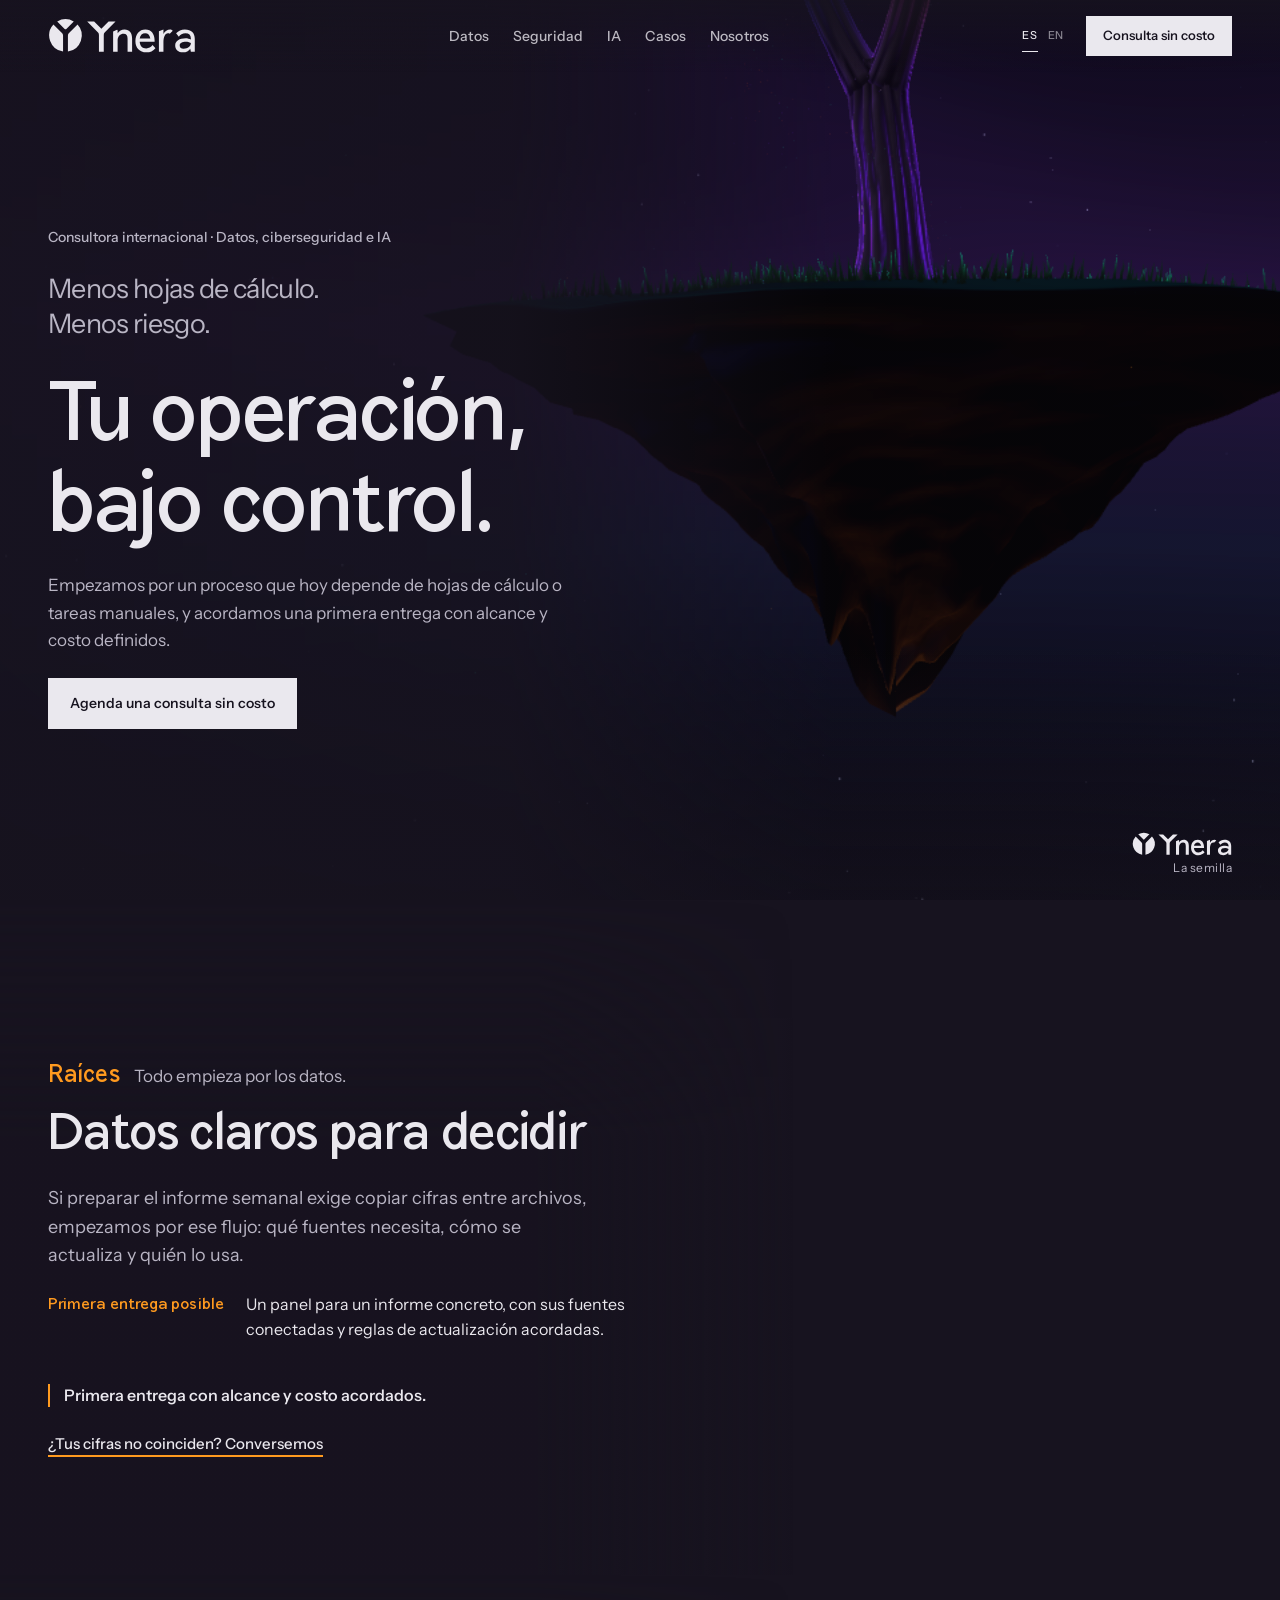
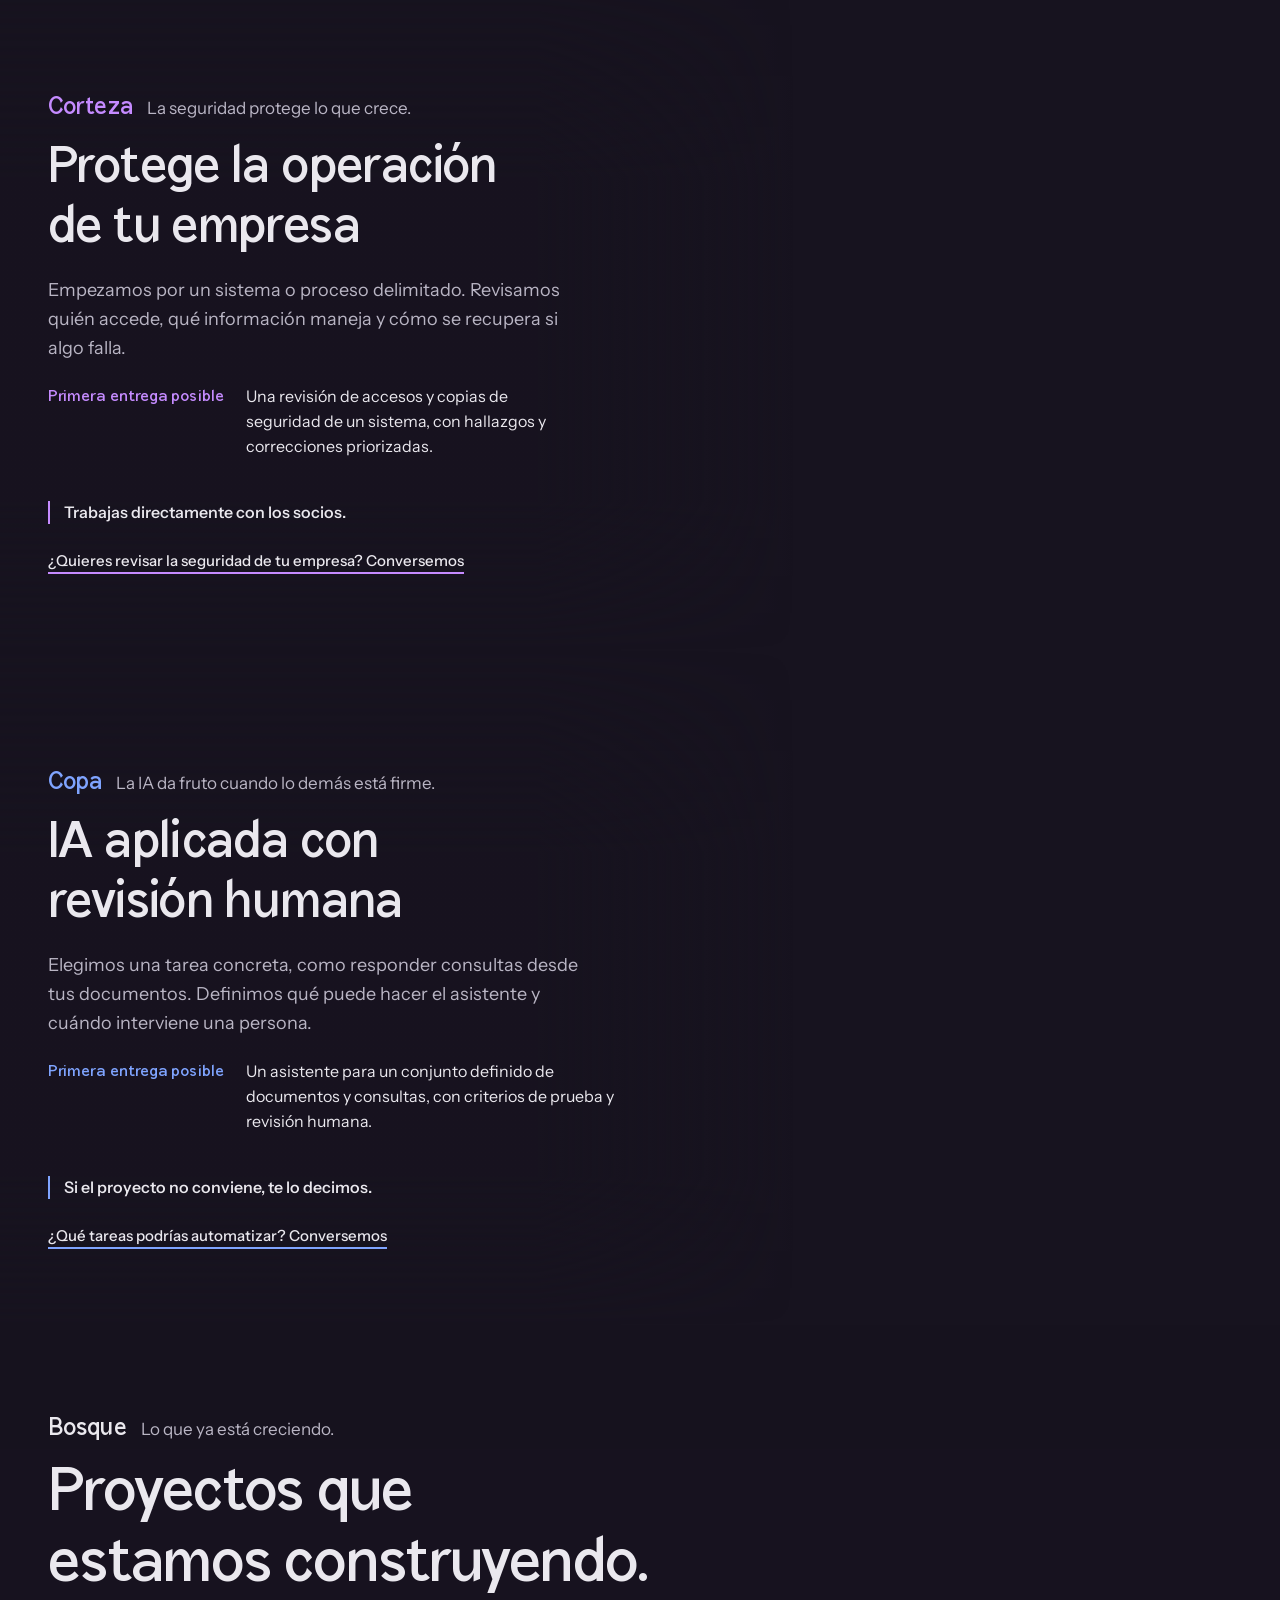
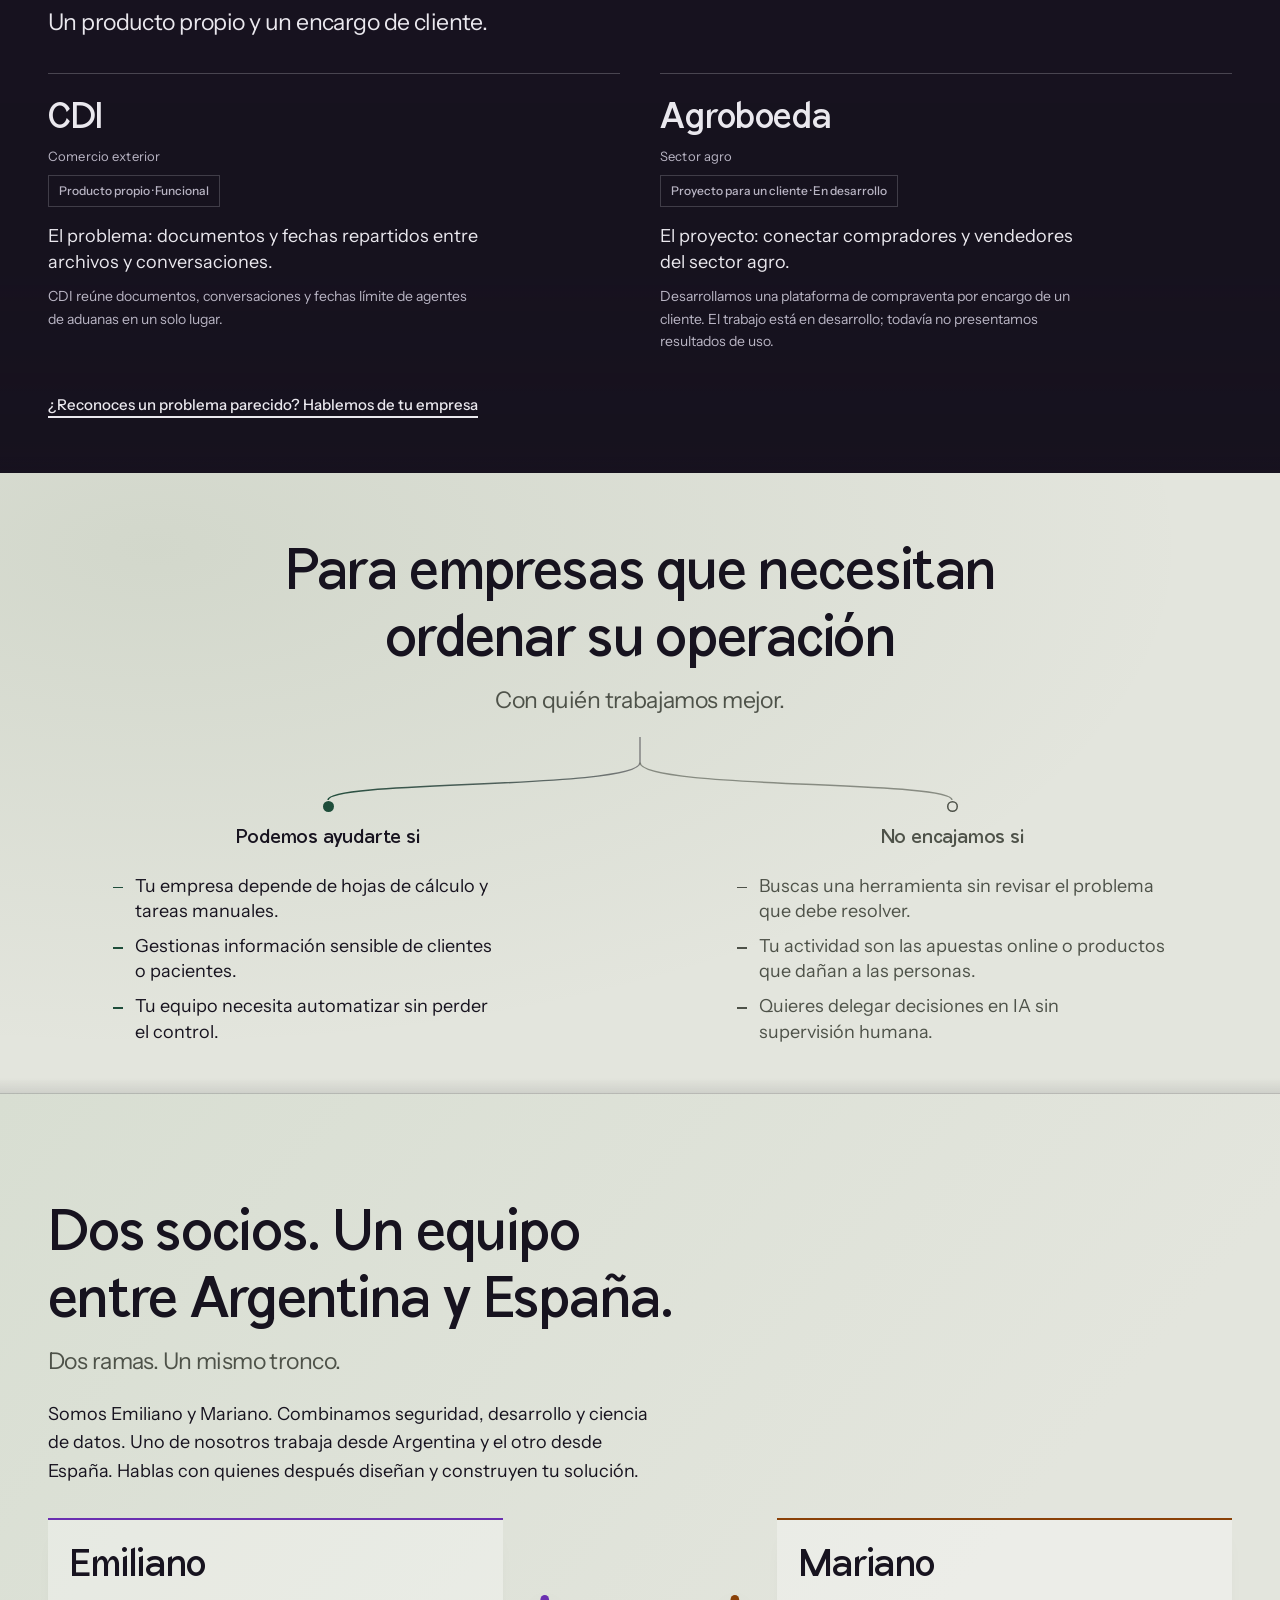
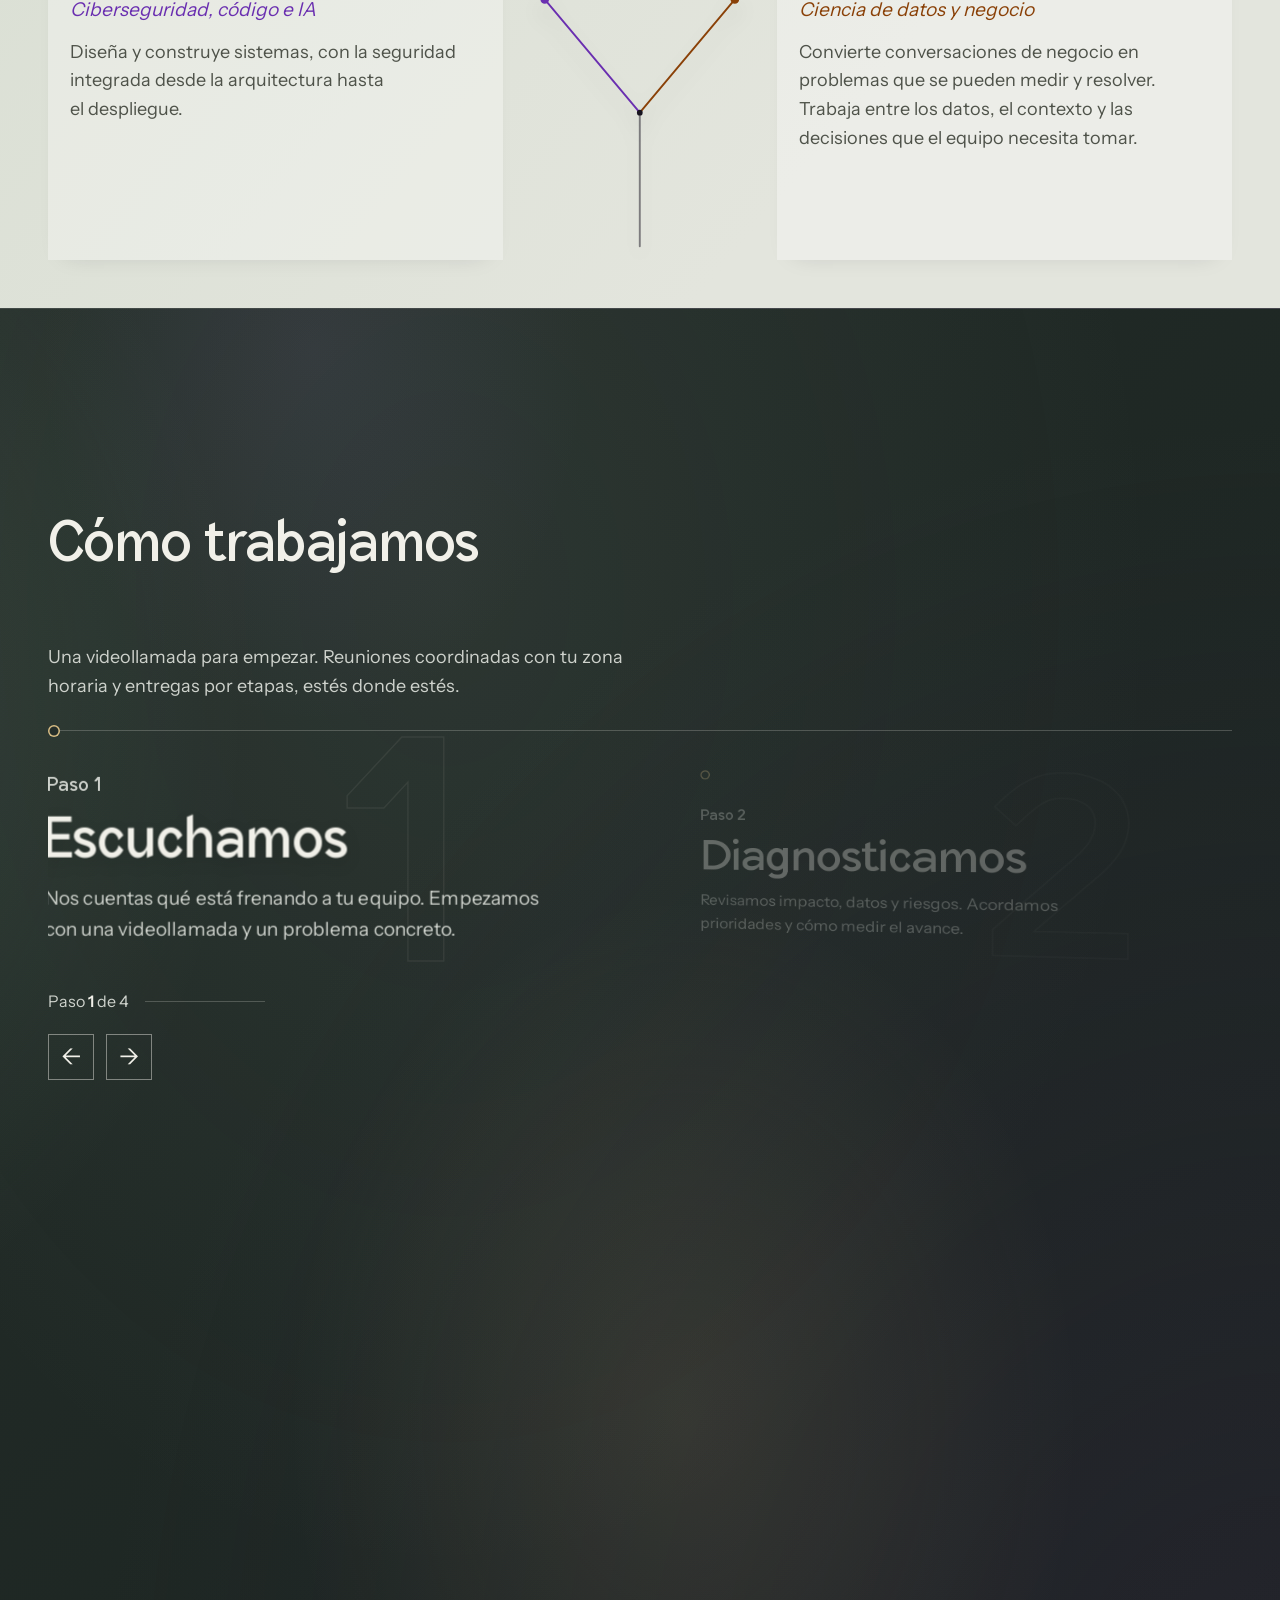
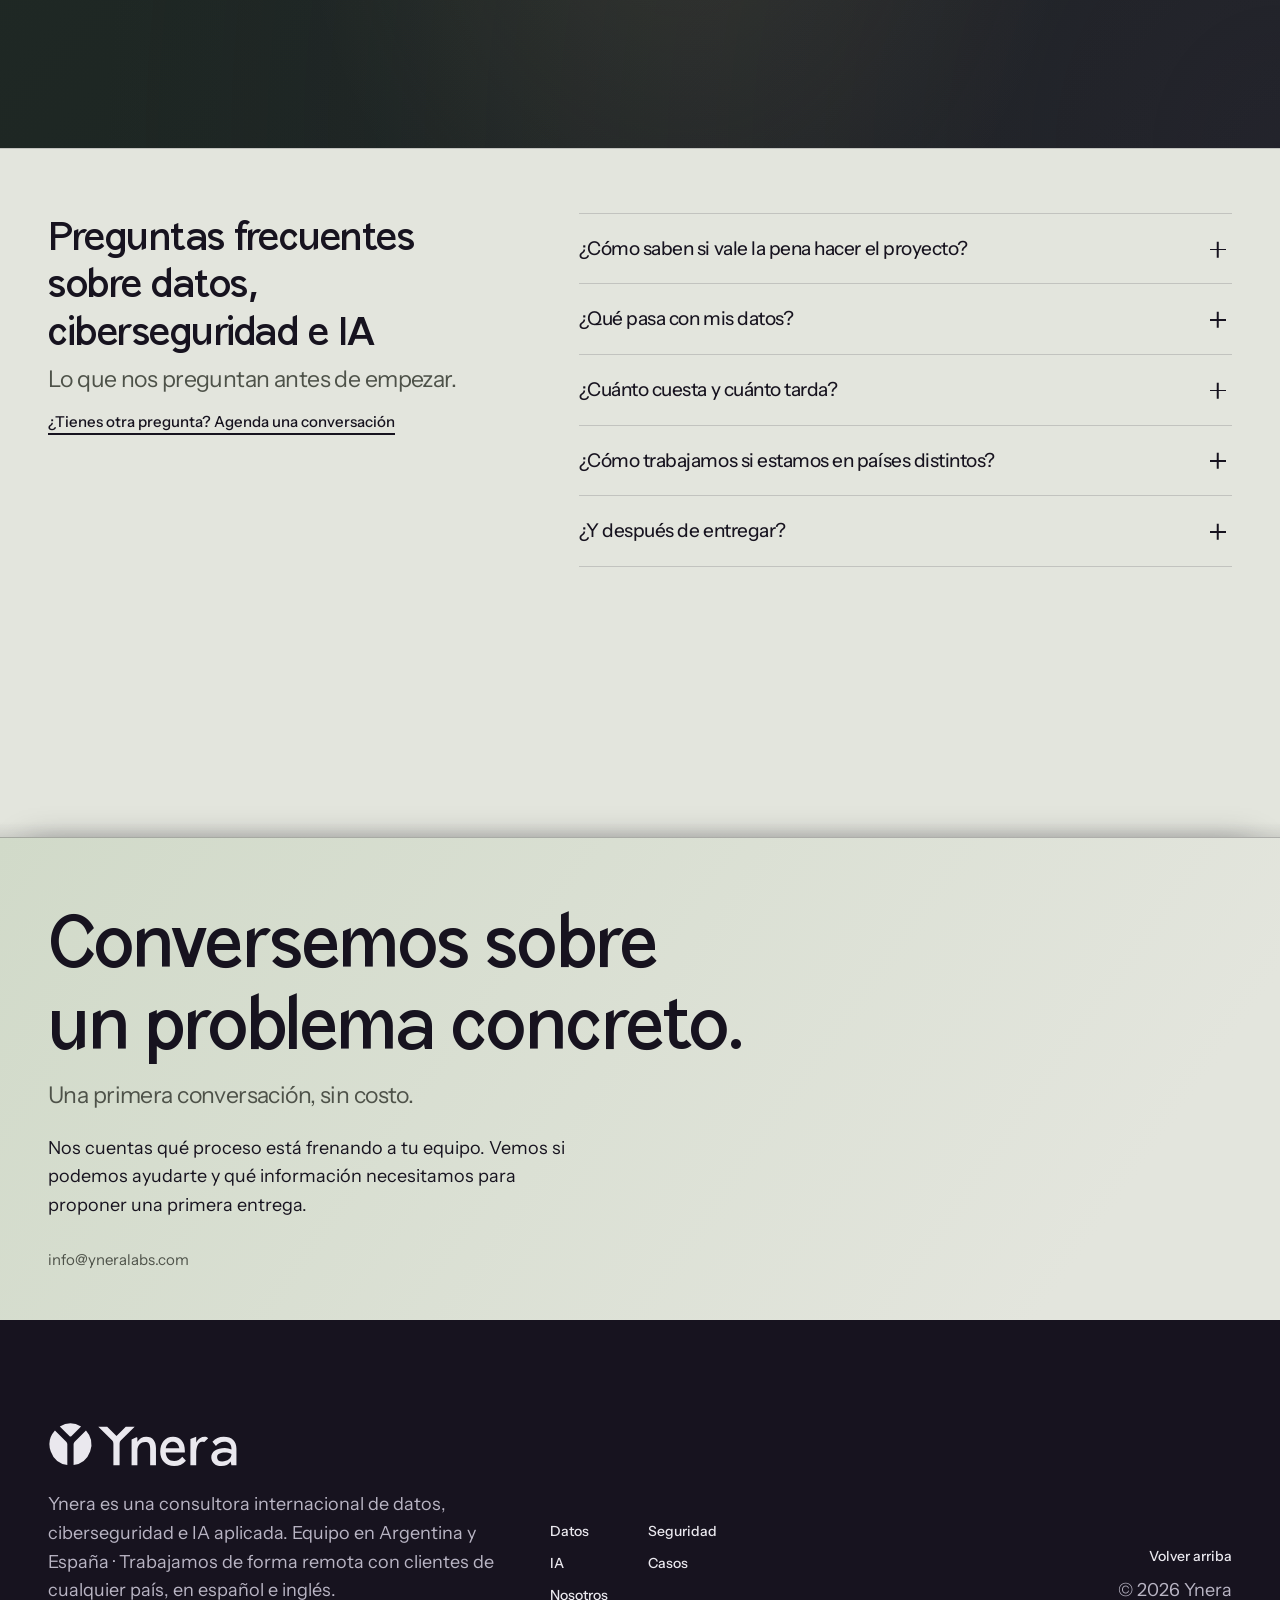
<file: index.html>
<!doctype html>
<html lang="es">
<head>
<meta charset="utf-8">
<link rel="preload" href="tree.js?v=entry3" as="script" fetchpriority="low">
<script id="ambience-inline">/* Local clock only. No geolocation, requests, timers or extra render loop. */
(() => {
  const palettes = {
    night: {top:[.012,.014,.06], mid:[.035,.02,.075], low:[.01,.008,.02], horizon:[.14,.035,.2], haze:[0,.06,.07], stars:1, daylight:0, warmth:0, emission:1, particles:1, ambient:.55, sun:1.1, skyLight:'#7f8cff', groundLight:'#2a1b88', sunLight:'#b8c4ff', fallback:'#2a2040'},
    day: {top:[.035,.10,.18], mid:[.08,.18,.26], low:[.018,.04,.035], horizon:[.09,.07,.025], haze:[.005,.035,.045], stars:0, daylight:1, warmth:.2, emission:.38, particles:.25, ambient:1.15, sun:1.6, skyLight:'#cadbd6', groundLight:'#435544', sunLight:'#ffe1b3', fallback:'#344d53'},
    dusk: {top:[.075,.025,.075], mid:[.22,.075,.105], low:[.018,.012,.027], horizon:[.3,.13,.055], haze:[.04,.015,.06], stars:.28, daylight:.3, warmth:1, emission:.7, particles:.6, ambient:.7, sun:1.25, skyLight:'#d7a5b1', groundLight:'#463047', sunLight:'#ffbd80', fallback:'#6d3e4b'}
  };
  const smooth = t => {t=Math.max(0,Math.min(1,t));return t*t*(3-2*t);};
  const colorMix=(a,b,t)=>'#'+[1,3,5].map(i=>{
    const x=parseInt(a.slice(i,i+2),16),y=parseInt(b.slice(i,i+2),16);
    return Math.round(x+(y-x)*t).toString(16).padStart(2,'0');
  }).join('');
  const mix = (a,b,t) => Object.fromEntries(Object.keys(a).map(k => [k,
    Array.isArray(a[k]) ? a[k].map((v,i)=>v+(b[k][i]-v)*t) :
    typeof a[k]==='number' ? a[k]+(b[k]-a[k])*t : colorMix(a[k],b[k],t)
  ]));
  function at(hour) {
    hour=((hour%24)+24)%24;
    if(hour<6 || hour>=21) return {...palettes.night,phase:'night'};
    if(hour<8) return {...mix(palettes.night,palettes.day,smooth((hour-6)/2)),phase:'day'};
    if(hour<17) return {...palettes.day,phase:'day'};
    if(hour<19) return {...mix(palettes.day,palettes.dusk,smooth((hour-17)/2)),phase:'dusk'};
    return {...mix(palettes.dusk,palettes.night,smooth((hour-19)/2)),phase:'dusk'};
  }
  const date=new Date(), hour=date.getHours()+date.getMinutes()/60;
  // Allowlisted preview, used by the design review; not a site control.
  const preview=new URLSearchParams(location.search).get('scene');
  const config=Object.hasOwn(palettes,preview)?{...palettes[preview],phase:preview}:at(hour);
  window.YneraAmbience={...config,hour};
  document.documentElement.dataset.scene=config.phase;
  document.documentElement.style.setProperty('--scene-fallback',config.fallback);
  // Keep an explicit scene preview when switching between ES and EN.
  if (Object.hasOwn(palettes,preview)) {
    document.addEventListener('DOMContentLoaded', () => {
      document.querySelectorAll('.language-switch a').forEach(link => {
        const target = new URL(link.href, location.href);
        target.searchParams.set('scene', preview);
        link.href = target.href;
      });
    }, {once:true});
  }
  // ponytail: sample once per visit; keeps long reading sessions visually stable.
})();</script>
<meta name="viewport" content="width=device-width, initial-scale=1, viewport-fit=cover">
<title data-copy="0">Ynera | Consultora internacional de datos, ciberseguridad e IA</title>
<meta name="description" content="Consultora internacional de datos, ciberseguridad e IA aplicada. Equipo en Argentina y España, trabajo remoto en español e inglés. Consulta inicial sin costo." data-copy="1">
<meta name="robots" content="index, follow, max-image-preview:large">
<meta name="theme-color" content="#17131F">
<meta property="og:type" content="website">
<meta property="og:locale" content="es_ES" data-copy="2">
<meta property="og:locale:alternate" content="en_GB" data-copy="3">
<meta property="og:site_name" content="Ynera">
<meta property="og:title" content="Ynera | Consultora internacional de datos, ciberseguridad e IA" data-copy="4">
<meta property="og:description" content="Conectamos tus datos, reducimos riesgos y automatizamos tareas con IA y revisión humana. Equipo en Argentina y España. Consulta inicial sin costo con los dos socios." data-copy="5">
<meta name="twitter:card" content="summary_large_image">
<meta name="twitter:title" content="Ynera | Consultora internacional de datos, ciberseguridad e IA" data-copy="6">
<meta name="twitter:description" content="Conectamos tus datos, reducimos riesgos y automatizamos tareas con IA y revisión humana. Equipo en Argentina y España." data-copy="7">
<link rel="preload" href="fonts/ynera-rama.woff2?v=1" as="font" type="font/woff2" crossorigin>
<link rel="preload" href="fonts/instrument-sans.woff2?v=1" as="font" type="font/woff2" crossorigin>
<link rel="icon" type="image/svg+xml" href="brand/ynera-favicon.svg?v=d3">
<!-- Datos estructurados sincronizados con las preguntas frecuentes. -->
<script type="application/ld+json">{
  "@context": "https://schema.org",
  "@graph": [
    {
      "@type": [
        "Organization",
        "ProfessionalService"
      ],
      "name": "Ynera",
      "description": "Ynera es una consultora internacional de datos, ciberseguridad e inteligencia artificial aplicada. Dos socios, en Argentina y España; trabajo remoto con clientes de cualquier país, en español e inglés.",
      "knowsLanguage": [
        "es",
        "en"
      ],
      "founder": [
        {
          "@type": "Person",
          "name": "Emiliano",
          "jobTitle": "Ciberseguridad, desarrollo e IA"
        },
        {
          "@type": "Person",
          "name": "Mariano",
          "jobTitle": "Ciencia de datos y negocio"
        }
      ],
      "slogan": "Tu operación, bajo control.",
      "knowsAbout": [
        "Análisis de datos",
        "Paneles e informes automatizados",
        "Ciberseguridad",
        "Revisión de accesos y copias de seguridad",
        "Inteligencia artificial aplicada",
        "Asistentes de IA con revisión humana",
        "Automatización de procesos",
        "Desarrollo de software a medida"
      ],
      "makesOffer": [
        {
          "@type": "Offer",
          "itemOffered": {
            "@type": "Service",
            "name": "Datos claros para decidir",
            "description": "Un panel para un informe concreto, con sus fuentes conectadas y reglas de actualización acordadas."
          }
        },
        {
          "@type": "Offer",
          "itemOffered": {
            "@type": "Service",
            "name": "Ciberseguridad para la operación de la empresa",
            "description": "Una revisión de accesos y copias de seguridad de un sistema, con hallazgos y correcciones priorizadas."
          }
        },
        {
          "@type": "Offer",
          "itemOffered": {
            "@type": "Service",
            "name": "IA aplicada con revisión humana",
            "description": "Un asistente para un conjunto definido de documentos y consultas, con criterios de prueba y revisión humana."
          }
        }
      ]
    },
    {
      "@type": "FAQPage",
      "inLanguage": "es",
      "mainEntity": [
        {
          "@type": "Question",
          "name": "¿Cómo saben si vale la pena hacer el proyecto?",
          "acceptedAnswer": {
            "@type": "Answer",
            "text": "En la conversación inicial entendemos el problema, su impacto y la información disponible. Te damos una orientación preliminar y acordamos qué revisar para decidir si conviene avanzar. Una evaluación técnica y sus entregables se presupuestan aparte."
          }
        },
        {
          "@type": "Question",
          "name": "¿Qué pasa con mis datos?",
          "acceptedAnswer": {
            "@type": "Answer",
            "text": "Trabajamos con acceso mínimo y dejamos por escrito quién accede a qué antes de tocar tus datos. Nada sale de tu control sin que lo sepas, y lo que no hace falta para el trabajo no lo pedimos."
          }
        },
        {
          "@type": "Question",
          "name": "¿Cuánto cuesta y cuánto tarda?",
          "acceptedAnswer": {
            "@type": "Answer",
            "text": "El costo y el plazo dependen del alcance. Primero entendemos el problema y reunimos la información necesaria; después te presentamos una propuesta con entregas, costo y tiempos. Cada etapa se acuerda antes de empezar."
          }
        },
        {
          "@type": "Question",
          "name": "¿Cómo trabajamos si estamos en países distintos?",
          "acceptedAnswer": {
            "@type": "Answer",
            "text": "Nuestro equipo está en Argentina y España. Trabajamos de forma remota, en español e inglés, con reuniones coordinadas según tu zona horaria. Acordamos alcance, entregas, canales de comunicación y acceso a tus sistemas antes de empezar."
          }
        },
        {
          "@type": "Question",
          "name": "¿Y después de entregar?",
          "acceptedAnswer": {
            "@type": "Answer",
            "text": "Podemos seguir operando y mejorando lo que construimos, como hacemos con nuestros propios productos, con un plan de mantenimiento que acordamos aparte. Si prefieres que tu equipo lo maneje solo, lo dejamos documentado para que funcione sin depender de nosotros. Esa es la idea de Ynera desde el principio."
          }
        }
      ]
    }
  ]
}</script>
<style>
/* Sistema tipográfico: Bifurca Display original en titulares; Instrument Sans OFL
   para lectura y controles; Piazzolla italic sólo en la anotación botánica. */
@font-face{font-family:"Piazzolla";src:url(fonts/piazzolla.woff2) format("woff2");font-weight:100 900;font-style:normal;font-display:swap}
@font-face{font-family:"Piazzolla";src:url(fonts/piazzolla-italic.woff2) format("woff2");font-weight:100 900;font-style:italic;font-display:swap}
/* Color (código de marca §4): la escena es de noche; desde la lámina VI la página es papel.
   Tinta y musgo salen de la isla de tree.js; las tres áreas tienen versión de noche (la de la escena) y de día (sobre papel). */
:root{
  color-scheme: light;
  --tinta:#17131F;        /* piedra de la isla: texto sobre papel, noche de la escena, pie */
  --tinta-2:#231D2F;
  --papel:#E3E5DD;        /* liquen: papel de las láminas VI–XI */
  --papel-2:#D3D7CB;      /* liquen hondo: superficies (lectura del test, ficha del diagnóstico) */
  --musgo:#1E4D3A;        /* musgo de la isla: acción sobre papel */
  --gris:#4E5249;         /* texto secundario sobre papel (6,3:1) */
  --linea:rgb(23 19 31/.16);
  --luz:#EAE8EE;          /* texto sobre la noche */
  --luz-2:#B9B5C4;
  /* áreas, versión de día (≥ 5:1 sobre papel) */
  --root:#8A4108; --bark:#6A2FB0; --leaf:#2544C4;
  /* nombres heredados que lee motion.js */
  --bone:currentColor; --cyan:var(--musgo);
  --f:"Instrument Sans", Arial, sans-serif;
  --display:"Ynera Bifurca", Georgia, serif;
  --measure:34em;
  --g:clamp(16px,4vw,48px);
  --ease:cubic-bezier(.16,1,.3,1);
  --ui:cubic-bezier(.2,.8,.2,1);
}
/* dentro de la escena, las áreas usan los colores que renderiza tree.js (aclarados para texto) */
.story{--root:#FF9A1F;--bark:#C58BFF;--leaf:#7FA4FF;--bone:var(--luz)}
*{box-sizing:border-box}
html{-webkit-text-size-adjust:100%}
body{margin:0;background:var(--tinta);color:var(--tinta);font:400 18px/1.55 var(--f);word-spacing:.03em;font-variant-numeric:oldstyle-nums proportional-nums;font-kerning:normal;font-optical-sizing:auto;text-rendering:optimizeLegibility;hanging-punctuation:first allow-end;-webkit-font-smoothing:antialiased;overflow-x:hidden}
img{max-width:100%;display:block}
a{color:inherit}
p{margin:0}
p,dd,li,summary,blockquote{text-wrap:pretty}
h1,h2,h3{margin:0;font-family:var(--f);font-weight:560;letter-spacing:-.012em;word-spacing:.05em;line-height:1.02;text-wrap:balance;font-variant-numeric:lining-nums}
:focus-visible{outline:2px solid var(--focus);outline-offset:3px}
/* foco visible en los dos mundos: luz sobre la noche, tinta sobre el papel */
:root{--focus:var(--tinta)} .story,.nav,footer,.mbar{--focus:var(--luz)} html.on-paper .nav,html.on-paper .mbar{--focus:var(--tinta)}
::selection{background:var(--musgo);color:var(--papel)}
.wrap{max-width:1360px;margin-inline:auto;padding-inline:var(--g)}
.mono{font:inherit}
.num{font-variant-numeric:lining-nums tabular-nums}

/* ---------- NAV ---------- */
.nav{position:fixed;inset:0 0 auto;z-index:40;padding-top:env(safe-area-inset-top,0px);color:var(--luz);background:linear-gradient(to bottom,rgb(23 19 31/.8),rgb(23 19 31/0));transition:background-color .35s,color .35s,box-shadow .35s}
.nav.solid,html:not(.js) .nav{background:var(--tinta)}
html.on-paper .nav{background:var(--papel);color:var(--tinta);box-shadow:0 1px 0 var(--linea)}
.nav-in{display:flex;align-items:center;justify-content:space-between;gap:16px;padding-block:16px}
.brand{text-decoration:none;font:700 25px/1 var(--f);letter-spacing:-.01em;font-variation-settings:"opsz" 30}
.nav-mid{display:flex;gap:30px}
.nav-mid a{text-decoration:none;font:500 16px/1 var(--f);opacity:.78;transition:opacity .2s}
.nav-mid a:hover{opacity:1;text-decoration:underline;text-underline-offset:5px;text-decoration-thickness:1px}
.btn{display:inline-flex;align-items:center;justify-content:center;font:620 16px/1.1 var(--f);text-decoration:none;padding:15px 22px;border:1.5px solid currentColor;transition:background-color .2s,color .2s,border-color .2s}
/* noche: botón lleno en luz */
.btn-fill{background:var(--luz);border-color:var(--luz);color:var(--tinta)}
.btn-fill:hover{background:#fff;border-color:#fff}
.btn-line:hover{background:var(--luz);border-color:var(--luz);color:var(--tinta)}
/* papel: botón lleno en musgo */
.sec .btn-fill,html.on-paper .nav .btn-fill,html.on-paper .mbar .btn-fill{background:var(--musgo);border-color:var(--musgo);color:var(--papel)}
.sec .btn-fill:hover,html.on-paper .nav .btn-fill:hover,html.on-paper .mbar .btn-fill:hover{background:var(--tinta);border-color:var(--tinta)}
.sec .btn-line:hover,html.on-paper .mbar .btn-line:hover{background:var(--tinta);border-color:var(--tinta);color:var(--papel)}
.nav .btn{padding:11px 16px;font-size:15px}
.ctx{align-self:flex-start;display:inline-block;font:500 18px/1.4 var(--f);text-decoration:underline;text-decoration-color:var(--c,currentColor);text-decoration-thickness:1.5px;text-underline-offset:6px;transition:text-decoration-thickness .2s}
.ctx:hover{text-decoration-thickness:3px}

/* ---------- STORY: la escena de noche ---------- */
.story{position:relative;background:var(--tinta);color:var(--luz)}
.plate{position:sticky;top:0;height:100vh;height:100svh;z-index:0;overflow:hidden;background:radial-gradient(60% 50% at 70% 45%,#2a2040,var(--tinta))}
.plate-in{position:absolute;inset:0}
#tree{position:absolute;inset:0;width:100%;height:100%;display:block}
.plate::after{content:"";position:absolute;inset:0;pointer-events:none;background:linear-gradient(90deg,rgb(23 19 31/.88) 0,rgb(23 19 31/.5) 30%,rgb(23 19 31/0) 56%),linear-gradient(0deg,rgb(23 19 31/.55),rgb(23 19 31/0) 22%)}
/* pie de figura de la escena: marca y parte del árbol que se ve (con su área) */
.fig{position:absolute;right:var(--g);bottom:24px;z-index:2;display:grid;justify-items:end;gap:4px;pointer-events:none;text-align:right}
.fig i{font:italic 400 20px/1.2 var(--f)}
.fig span{font:400 16px/1.3 var(--f);color:var(--luz-2)}
#labels{position:absolute;inset:0;pointer-events:none;z-index:1}
.tag3d{position:absolute;left:0;top:0;white-space:nowrap;color:var(--luz);opacity:0;padding:5px 9px;font:italic 400 16px/1 var(--f);background:rgb(23 19 31/.6);translate:-50% 0;will-change:transform}
.no-webgl .plate{background:radial-gradient(60% 50% at 70% 45%,#2a2040,var(--tinta))}
html.js #tree{opacity:0;transition:opacity .9s var(--ease)}
html.js.tree-ready #tree{opacity:1}

.chapters{position:relative;z-index:1;margin-top:-100vh;margin-top:-100svh;padding-left:var(--g);padding-right:var(--g);pointer-events:none}
.chap *{pointer-events:auto}
.chap{min-height:100vh;min-height:100svh;display:flex;flex-direction:column;justify-content:center;gap:22px;padding-block:120px 64px;max-width:580px}
.chap h2{font-size:clamp(36px,3.5vw,54px)}
.chap .lede{color:var(--luz-2);max-width:30em}
.chap .lede.poem,.sec .lede.poem{font:320 clamp(21px,1.8vw,26px)/1.28 var(--f);letter-spacing:-.005em;text-wrap:balance}
.chap .lede.poem{color:var(--luz);margin-top:-10px}
.kicker{display:flex;flex-wrap:wrap;align-items:baseline;gap:4px 14px;margin:0 0 -8px;font:400 17px/1.35 var(--f);color:var(--luz-2)}
.kicker b{font:400 24px/1.2 "Ynera Rama",var(--f);letter-spacing:-.01em;font-synthesis:none;color:var(--c,var(--luz))}
.did{display:grid;grid-template-columns:auto 1fr;gap:12px 22px;margin:0}
.did dt{font:620 17px/1.45 var(--f);color:var(--c,inherit)}
.did dd{margin:0;font-size:17px;line-height:1.5;color:var(--luz)}

/* ---------- HERO ---------- */
.chap.hero{max-width:860px;position:relative}
.chap.hero .chap-card{transform:translate3d(0,calc((1 - var(--out,1)) * -90px),0);opacity:calc(.15 + var(--out,1) * .85)}
/* Una voz para el problema; otra, propia, para el crecimiento. */
.hero-title{display:grid;gap:0;font-size:clamp(52px,6.8vw,96px);line-height:1.04;letter-spacing:-.025em;word-spacing:normal;font-weight:400;font-synthesis:none}
.hero-title .ln{display:block}
.hero-title .ln:nth-child(-n+2){font:450 clamp(22px,2.1vw,30px)/1.25 var(--f);letter-spacing:-.02em}
.hero-title .ln:nth-child(2){margin-bottom:26px}
.hero-title .ln:nth-child(n+3)>span{font-weight:400}
.grow-word{font:inherit;color:inherit}
.chap .lede.hero-lede{color:var(--luz-2);max-width:31em;font-size:clamp(18px,1.3vw,20px);line-height:1.55}
.chap .cta-row{display:flex;flex-wrap:wrap;gap:12px}
.micro{color:var(--luz-2);font-size:16px;line-height:1.5;max-width:34em}
.hero-in{animation:fadein .9s var(--ease) var(--d,0s) both}
@keyframes fadein{from{opacity:0}to{opacity:1}}
html.lenis,html.lenis body{height:auto}
.lenis.lenis-smooth{scroll-behavior:auto!important}

/* ---------- II–V: velo de lectura sobre la escena ---------- */
.chap:not(.hero){position:relative}
.chap:not(.hero)::before{content:"";position:absolute;top:0;bottom:0;left:calc(-1 * var(--g));width:100vw;z-index:-1;pointer-events:none;background:linear-gradient(90deg,rgb(23 19 31/.74) 0 42%,rgb(23 19 31/0) 62%)}
#raices::before{-webkit-mask-image:linear-gradient(180deg,transparent,#000 35%);mask-image:linear-gradient(180deg,transparent,#000 35%)}
/* V: los tres productos, sin tarjetas */
#bosque{max-width:620px;gap:22px}
.forest{display:grid;gap:20px;margin:6px 0 4px}
.case{display:grid;grid-template-columns:minmax(0,8.5em) minmax(0,1fr);gap:2px 22px;align-items:baseline}
.case h3{grid-column:1;grid-row:1;font-size:28px;font-weight:700;letter-spacing:-.01em}
.case .sector{grid-column:1;grid-row:2;font-style:italic;color:var(--luz-2);font-size:16px;line-height:1.35}
.case .res{grid-column:2;grid-row:1;color:var(--luz);font-size:18px;line-height:1.4}
.case .desc{grid-column:2;grid-row:2;color:var(--luz-2);font-size:16px;line-height:1.45}

/* la escena se funde en la noche al final */
.story::after{content:"";position:absolute;left:0;right:0;bottom:0;height:25vh;z-index:0;pointer-events:none;background:linear-gradient(180deg,rgb(23 19 31/0),rgb(23 19 31/.55) 50%,var(--tinta))}

/* ---------- VI–XI: láminas en papel ---------- */
.sec{position:relative;background:var(--papel);color:var(--tinta);padding-block:clamp(88px,9vw,150px) clamp(64px,7vw,112px)}
.h2s{font-size:clamp(38px,4.3vw,66px);max-width:15em}
.big{font-size:clamp(54px,8.4vw,132px);line-height:.94;font-weight:280;letter-spacing:-.025em}
.sec .lede{margin-top:22px;max-width:var(--measure);font-size:clamp(18px,1.3vw,19px)}
.sec .lede.poem{margin-top:14px;color:var(--gris);max-width:24em;font-size:clamp(22px,1.9vw,28px)}
.draw path{stroke-dasharray:none}

/* VI · Para quién: la bifurcación */
.fork{text-align:center}
.fork .h2s{max-width:14em;margin-inline:auto}
.fork .lede.poem{margin-inline:auto}
.fork-y{display:block;width:100%;height:clamp(90px,10vw,150px);margin-top:36px;overflow:visible}
.fork-y path{fill:none;stroke-width:1.5}
.fork-cols{display:grid;grid-template-columns:minmax(0,1fr) minmax(0,1fr);gap:0 clamp(24px,5vw,80px);text-align:left}
.fork-col{display:grid;gap:14px;align-content:start;width:min(100%,430px);justify-self:center}
.fork-hd{display:flex;flex-direction:column;align-items:center;gap:12px;text-align:center;font:620 20px/1.3 var(--f)}
.fork-hd::before{content:"";width:11px;height:11px;border-radius:50%;background:var(--musgo)}
.fork-col.no .fork-hd{color:var(--gris)}
.fork-col.no .fork-hd::before{background:var(--papel);box-shadow:inset 0 0 0 1.5px var(--gris)}
.fork-col ul{list-style:none;margin:10px 0 0;padding:0;display:grid;gap:14px}
.fork-col li{font-size:clamp(18px,1.4vw,20px);line-height:1.4;padding-left:22px;position:relative}
.fork-col li::before{content:"";position:absolute;left:0;top:.72em;width:10px;height:1.5px;background:var(--musgo)}
.fork-col.no li{color:var(--gris)}
.fork-col.no li::before{background:var(--gris)}

/* VIII · Nosotros: dos ramas, un mismo tronco */
.duo{display:grid;grid-template-columns:minmax(0,1fr) clamp(160px,17vw,240px) minmax(0,1fr);gap:clamp(16px,2vw,32px);margin-top:clamp(48px,6vw,88px);align-items:start}
.person{display:grid;gap:12px;align-content:start;padding-top:clamp(8px,2.4vw,34px)}
.person.l{text-align:right;justify-items:end}
.person h3{font-size:clamp(34px,3vw,46px);font-weight:600}
.person .role{font-style:italic;color:var(--c);font-size:19px}
.person p{color:var(--gris);max-width:23em}
.duo-y svg{display:block;width:100%;height:auto;overflow:visible}
.duo-y path{fill:none;stroke-width:2;stroke-linecap:round}
.duo-y circle{fill:var(--c)}
.duo-tag{display:none}
.photo{margin:0;width:min(100%,280px);aspect-ratio:1;overflow:hidden}
.photo img{width:100%;height:100%;object-fit:cover}
.motto{margin-top:clamp(36px,4vw,56px);text-align:center;font:320 clamp(28px,3vw,46px)/1.15 var(--f);letter-spacing:-.012em}

/* IX · Cómo trabajamos (secuencia real: 1–4) */
#proceso .h2s{margin-bottom:clamp(40px,5vw,72px)}
.steps{position:relative;display:grid;grid-template-columns:repeat(4,minmax(0,1fr));gap:0 clamp(20px,2.4vw,40px);margin:0;padding:0;list-style:none}
.steps::before,.grow{content:"";position:absolute;left:5px;right:0;top:5px;height:1.5px;background:rgb(23 19 31/.18)}
.grow{background:var(--tinta);clip-path:inset(-6px calc((1 - var(--k,1)) * 100%) -6px 0)}
.step{position:relative;display:grid;gap:10px;align-content:start;padding-top:36px;min-width:0}
.node{position:absolute;left:0;top:0;width:12px;height:12px;border-radius:50%;background:var(--tinta);box-shadow:inset 0 0 0 1.5px var(--tinta);transition:background-color .35s}
html.js .steps:not(.done) .step:not(.on) .node{background:var(--papel)}
.step-n{font:600 17px/1 var(--f);font-variant-numeric:lining-nums;color:var(--gris)}
.step h3{font-size:clamp(26px,2.1vw,34px);hyphens:none;-webkit-hyphens:none;overflow-wrap:normal}
.step p{color:var(--gris);font-size:17px}

/* X · FAQ: aquí sí hay filete, separa objetos que se abren */
.faq{display:grid;grid-template-columns:minmax(0,5fr) minmax(0,7fr);gap:clamp(24px,5vw,80px);align-items:start}
.faq-side{position:sticky;top:110px;display:grid;gap:24px;align-content:start}
.faq-side .h2s{font-size:clamp(34px,3.2vw,50px)}
.faq-side .lede.poem{margin-top:-8px}
details{border-bottom:1px solid var(--linea)}
details:first-child{border-top:1px solid var(--linea)}
summary{position:relative;list-style:none;cursor:pointer;padding:22px 48px 22px 0;font:560 clamp(19px,1.45vw,21px)/1.35 var(--f);text-wrap:balance}
summary::-webkit-details-marker{display:none}
summary::before,summary::after{content:"";position:absolute;right:6px;top:50%;width:16px;height:1.5px;background:var(--tinta);transition:transform .22s var(--ui),background-color .22s}
summary::before{transform:rotate(90deg)}
details[open] summary::before{transform:rotate(0)}
details[open] summary::after,details[open] summary::before{background:var(--musgo)}
details[open].closing summary::before{transform:rotate(90deg)}
details p{color:var(--gris);padding-bottom:24px;max-width:var(--measure);overflow:hidden}

/* XI · Cierre */
.close .lede{max-width:30em}
.offer{margin-top:clamp(48px,6vw,80px);background:var(--papel-2);display:grid;grid-template-columns:minmax(0,1fr) minmax(0,1fr);gap:0 clamp(24px,4vw,64px);padding:clamp(24px,3.4vw,48px)}
.offer-hd{grid-column:1/-1;display:flex;flex-wrap:wrap;align-items:baseline;gap:6px 16px;margin-bottom:clamp(24px,3vw,36px)}
.offer-hd strong{font:600 clamp(26px,2.2vw,32px)/1.1 var(--f);letter-spacing:-.01em}
.offer-hd .free{font:600 19px/1.2 var(--f);color:var(--musgo)}
.offer-col{display:grid;gap:14px;align-content:start}
.col-h{font:620 17px/1.4 var(--f);margin:0}
.offer-col ul{margin:0;padding:0;list-style:none;display:grid;gap:12px}
.offer-col li{display:flex;gap:12px;line-height:1.45;font-size:18px}
.offer-col li small{display:block;color:var(--gris);font-size:16px;margin-top:2px}
.offer-col .inc li::before{content:"";flex:none;width:12px;height:6px;margin-top:.45em;border-left:2px solid var(--musgo);border-bottom:2px solid var(--musgo);transform:rotate(-45deg)}
.offer-col .doc li::before{content:"";flex:none;width:10px;height:1.5px;margin-top:.8em;background:var(--tinta)}
.offer-ft{grid-column:1/-1;margin-top:clamp(28px,3vw,40px);display:flex;flex-wrap:wrap;align-items:center;gap:16px 24px}
.offer-ft .cta-row{display:flex;flex-wrap:wrap;gap:12px}
.offer-note{color:var(--gris);font-size:16px;max-width:40em}

/* barra móvil */
.mbar{display:none}
@media (max-width:980px){
  .mbar{display:flex;gap:8px;position:fixed;left:0;right:0;bottom:0;z-index:45;padding:10px 12px calc(10px + env(safe-area-inset-bottom,0px));background:var(--tinta);color:var(--luz);transform:translateY(110%);transition:transform .35s var(--ui),background-color .35s}
  html.on-paper .mbar{background:var(--papel);color:var(--tinta);box-shadow:0 -1px 0 var(--linea)}
  .mbar.on{transform:none}
  .mbar .btn{padding:14px;font-size:16px}
  .mbar .btn-fill{flex:1}
  .mbar .btn-line{flex:none}
}

/* ---------- PIE: vuelve la noche, el suelo de las raíces ---------- */
footer{position:relative;background:var(--tinta);color:var(--luz);padding-block:clamp(72px,8vw,120px) clamp(40px,5vw,64px)}
.foot{display:grid;grid-template-columns:minmax(0,5fr) minmax(0,4fr) minmax(0,3fr);gap:40px clamp(24px,4vw,64px);align-items:end}
.foot-sig{display:grid;gap:10px;justify-items:start}
.foot-sym{width:64px;height:auto;display:block;margin-bottom:14px}
.foot-sig .specimen{font:italic 400 clamp(22px,2vw,28px)/1.2 var(--f)}
.foot-sig p:not(.specimen){color:var(--luz-2);max-width:26em}
.foot-links{display:grid;grid-template-columns:repeat(2,max-content);gap:12px 40px;align-content:end}
.foot-links a,.foot-meta a{text-decoration:none;color:var(--luz);font:500 17px/1.4 var(--f)}
.foot-links a:hover,.foot-meta a:hover{text-decoration:underline;text-underline-offset:5px}
.foot-meta{display:grid;gap:10px;justify-items:end;text-align:right;color:var(--luz-2)}

/* ---------- RESPONSIVE ---------- */
@media (max-width:980px){
  .nav-mid{display:none}
  .plate::after{background:linear-gradient(180deg,rgb(23 19 31/0) 35%,rgb(23 19 31/.85) 80%)}
  .chap.hero{max-width:none;padding-block:28svh 16px}
  .hero-title{font-size:clamp(32px,9.9vw,58px);line-height:1}
  .chap.hero .chap-card{gap:12px}
  .chap.hero .cta-row{gap:10px}
  .chap.hero .cta-row .btn{padding:14px 18px}
  .chap.hero .hero-lede{font-size:17px;line-height:1.5}
  .fig{display:none}
  #labels{display:none}
  .chap{max-width:none;justify-content:flex-start;padding-block:56svh 40px}
  .chap:not(.hero){padding-top:62svh}
  .chap:not(.hero)::before{background:linear-gradient(180deg,rgb(23 19 31/0) 45%,rgb(23 19 31/.55) 62%,rgb(23 19 31/.72) 100%)}
  #raices::before{-webkit-mask-image:none;mask-image:none}
  #bosque{max-width:none}
  .chap-card{background:linear-gradient(180deg,rgb(23 19 31/0) 0,rgb(23 19 31/.5) 90px,rgb(23 19 31/.68) 220px,rgb(23 19 31/.74) 100%);padding:64px 18px 26px;margin-inline:calc(-1 * var(--g));display:grid;gap:20px;text-shadow:0 1px 14px rgb(23 19 31/.9),0 0 2px rgb(23 19 31/.8)}
  .chap.hero .chap-card{padding-top:10px}
  .chap-card .btn{text-shadow:none}
  .case{grid-template-columns:minmax(0,7em) minmax(0,1fr);gap:2px 14px}
  body{padding-bottom:76px}
  .faq{grid-template-columns:1fr}
  .faq-side{position:static}
  .duo{grid-template-columns:1fr;gap:28px}
  .duo-y{order:-1;width:150px;justify-self:center;position:relative}
  .duo-tag{display:block;position:absolute;top:23.7%;transform:translateY(-50%);font:italic 400 16px/1 var(--f);color:var(--c)}
  .duo-tag.l{right:calc(94% + 12px)}
  .duo-tag.r{left:calc(94% + 12px)}
  .person.l{text-align:left;justify-items:start}
  .duo .person.r{padding-top:8px}
  .steps{grid-template-columns:1fr;gap:36px;padding-left:34px}
  .steps::before,.grow{left:5px;right:auto;top:5px;bottom:0;width:1.5px;height:auto}
  .grow{clip-path:inset(0 -2px calc((1 - var(--k,1)) * 100%) -2px)}
  .step{padding-top:0}
  .node{left:-34px;top:.2em}
  .offer{grid-template-columns:1fr;gap:28px 0}
  .offer-hd,.offer-ft{margin:0}
  .foot{grid-template-columns:1fr 1fr}
  .foot-sig{grid-column:1/-1}
  .foot-meta{justify-items:start;text-align:left}
}
@media (min-width:981px){ .chap-card{display:contents} .chap.hero .chap-card{display:flex;flex-direction:column;gap:26px} }
@media (max-width:640px){
  body{font-size:17px}
  p,dd,li,summary{hyphens:none;-webkit-hyphens:none}
  .did{grid-template-columns:1fr;gap:4px}
  .did dd+dt{margin-top:10px}
  .fork-cols{grid-template-columns:1fr 1fr;gap:0 16px}
  .fork-col{display:contents}
  .fork-col .fork-hd{grid-row:1;grid-column:1;font-size:18px}
  .fork-col.no .fork-hd{grid-column:2}
  .fork-col ul{grid-column:1/-1;grid-row:2;margin-top:28px}
  .fork-col.no ul{grid-row:3;margin-top:36px}
  .fork-y{height:84px}
  .reading-body{grid-template-columns:112px minmax(0,1fr);gap:18px}
  .spec{width:112px}
  .foot{grid-template-columns:1fr}
  .foot-links{grid-template-columns:repeat(2,minmax(0,1fr))}
}

/* ---------- MOVIMIENTO (motion.js) ----------
   Todo estado apilado vive bajo html.motion, que solo agrega motion.js cuando arranca
   (nunca con prefers-reduced-motion). Sin JS: página estática completa. */
@media (min-width:981px){ html.motion .chap:not(.hero)::before{-webkit-mask-image:linear-gradient(180deg,transparent,#000 30%,#000 78%,transparent);mask-image:linear-gradient(180deg,transparent,#000 30%,#000 78%,transparent)} }
/* ritmo de la bajada (html.pins, solo escritorio): VI sube como una hoja sobre la escena · VIII cubre a VII ·
   IX carrusel horizontal pinneado · XI cubre a X. Solo se anima transform y opacity. */
html.motion .sec.slide,#para-quien{z-index:2}
html.motion.pins .sec.under{z-index:1;padding-bottom:30vh}
html.motion.pins .sec.under.pinning{position:sticky;top:var(--st,0px)}
html.motion.story-off .plate{visibility:hidden}
html.motion.pins .sec.under.gone,html.motion.pins .sec.under.measure{position:relative!important;top:auto!important}
html.motion.pins .sec.under.gone{visibility:hidden}
/* la hoja de abajo se oscurece apenas, como papel a la sombra de la que entra */
.sec-veil{position:absolute;inset:0;z-index:6;background:#8E9387;opacity:0;pointer-events:none}
.sec-edge{position:absolute;left:0;right:0;top:0;height:0;z-index:5;pointer-events:none}
html.motion .sec.slide .sec-edge::before,#para-quien .sec-edge::before{content:"";position:absolute;left:0;right:0;bottom:0;height:60px;background:linear-gradient(0deg,rgb(23 19 31/.28),rgb(23 19 31/0))}
.plate-veil{position:absolute;inset:0;z-index:3;background:var(--tinta);opacity:0;pointer-events:none}
html.motion.pins .plate.hold,html.motion.pins #bosque.hold{will-change:transform}
html.motion.pins .plate.hold .plate-veil,html.motion.pins .sec.under.pinning>.sec-veil{will-change:opacity}

/* IX · carrusel horizontal pinneado (escritorio) */
html.motion.carousel #proceso{height:calc(100vh + var(--cdist,0px));height:calc(100svh + var(--cdist,0px));padding:0;overflow-x:clip}
html.motion.carousel #proceso.pinning>.wrap{position:sticky}
html.motion.carousel #proceso>.wrap{top:0;height:100vh;height:100svh;display:flex;flex-direction:column;justify-content:center;padding-top:var(--navh,74px)}
html.motion.carousel .car-view{-webkit-mask-image:linear-gradient(90deg,#000 0,#000 84%,transparent);mask-image:linear-gradient(90deg,#000 0,#000 84%,transparent)}
html.motion.carousel #proceso .h2s{margin-bottom:clamp(28px,5vh,56px)}
.car-track{position:relative;display:flex;align-items:flex-start;gap:clamp(40px,4vw,72px);width:max-content}
html.motion.carousel #proceso .car-track.car-live{will-change:transform}
html.motion.carousel .steps{grid-template-columns:repeat(4,min(56vw,820px));gap:0 clamp(40px,4vw,72px);flex:none}
html.motion.carousel .step{gap:16px;padding-top:50px;padding-right:4vw}
html.motion.carousel .step>.step-n{font-size:19px}
html.motion.carousel .step>h3,html.motion.carousel .step>p{opacity:var(--vis,1)}
html.motion.carousel .step h3{font-size:clamp(44px,4.4vw,64px);hyphens:manual;-webkit-hyphens:manual;overflow-wrap:normal}
html.motion.carousel .step p{font-size:clamp(19px,1.45vw,21px);max-width:26em}
html.motion.carousel .grow{clip-path:none;transform:scaleX(0);transform-origin:0 50%}
.car-ind{display:none}
html.motion.carousel .car-ind{display:flex;align-items:center;gap:16px;margin-top:clamp(28px,5vh,56px);color:var(--gris);font-size:16px}
.car-ind b{font-weight:600;color:var(--tinta);font-variant-numeric:lining-nums}
.car-ind i{display:block;width:120px;height:1.5px;background:rgb(23 19 31/.15);position:relative;overflow:hidden}
.car-ind i::after{content:"";position:absolute;inset:0;background:var(--tinta);transform:scaleX(var(--cp,0));transform-origin:0 50%}
/* IX en celular: carrusel táctil con scroll-snap */
@media (max-width:980px){
  .car-track{display:block;width:auto}
  html.motion .steps{display:flex;overflow-x:auto;scroll-snap-type:x mandatory;overscroll-behavior-x:contain;gap:16px;margin-inline:calc(-1 * var(--g));padding:0 var(--g) 6px;scroll-padding-inline:var(--g);scrollbar-width:none}
  html.motion .steps:not(.at-end){-webkit-mask-image:linear-gradient(90deg,#000 78%,transparent 97%);mask-image:linear-gradient(90deg,#000 78%,transparent 97%)}
  html.motion .steps::-webkit-scrollbar{display:none}
  html.motion .steps::before,html.motion .steps .grow{display:none}
  html.motion .step{flex:0 0 86%;scroll-snap-align:start;padding-top:32px}
  html.motion .step h3{hyphens:manual;-webkit-hyphens:manual;overflow-wrap:normal}
  html.motion .step::after{content:"";position:absolute;left:20px;right:-16px;top:5px;height:1.5px;background:rgb(23 19 31/.18)}
  html.motion .step:last-child::after{right:0}
  html.motion .node{left:0;top:0}
  html.motion .car-ind{display:flex;align-items:center;gap:14px;margin-top:22px;color:var(--gris);font-size:16px}
}
/* índice: el nav y la línea de progreso alcanzan; sin rail de numerales */
.rail,.nav-lam{display:none!important}
.nav-prog{display:none;position:absolute;left:0;right:0;bottom:0;height:2px;transform-origin:0 50%;transform:scaleX(0);background:currentColor;opacity:.6}
@media (max-width:980px){ .nav-prog{display:block} }

@media (prefers-reduced-motion:reduce){
  *,*::before,*::after{transition:none!important;animation:none!important}
}
</style>
<link rel="stylesheet" href="typography.css?v=carga-1">


</head>
<body>
<header class="nav">
  <div class="wrap nav-in">
    <a class="brand" href="#top" aria-label="Ynera, inicio" data-copy="8"><svg class="brand-wordmark" viewBox="-4 -4 491 118" aria-hidden="true" focusable="false"><g fill="currentColor" transform="translate(0 -4)"> <path d="M26.526 11.511 A54 54 0 0 1 81.474 11.511 L56.828 36.157 Q54 38.985 51.172 36.157 Z"/> <path d="M13.918 21.813 L43.072 50.967 Q45.9 53.795 45.9 57.795 V111.389 A54 54 0 0 1 13.918 21.813 Z"/> <path d="M94.082 21.813 L64.928 50.967 Q62.1 53.795 62.1 57.795 V111.389 A54 54 0 0 0 94.082 21.813 Z"/> </g><g fill="currentColor" fill-rule="evenodd"> <path d="M126 8 H149 L173 32 L197 8 H220 L184 44 Q181 47 181 52 V108 H165 V52 Q165 47 162 44 Z"/> <path d="M212 108 V41 L223 36 Q227 34 227 38 V47 C232 39 240 34 250 34 C267 34 275 46 275 64 V108 H260 V65 C260 53 256 48 247 48 C236 48 227 57 227 70 V108 Z"/> <path transform="translate(14.3 0) scale(.95 1)" d="M356 96 C348 105 338 110 324 110 C301 110 286 95 286 73 C286 50 299 34 321 34 C342 34 353 49 353 70 V75 H301 C302 89 310 97 324 97 C333 97 340 93 346 86 Z M301 64 H338 C336 53 330 47 320 47 C310 47 303 53 301 64 Z"/> <path transform="translate(-4 0)" d="M368 108 V40 L383 34 V49 C388 39 396 34 405 34 C408 34 411 35 414 38 L404 48 C402 47 401 47 398 47 C388 47 383 61 383 77 V108 Z"/> <path transform="translate(-9 0)" d="M430 47 C438 38 447 34 459 34 C481 34 492 46 492 65 V108 H479 L477 98 C472 106 464 110 453 110 C437 110 427 100 427 87 C427 72 441 63 462 63 C468 63 474 65 479 67 V64 C479 53 473 47 461 47 C451 47 444 52 439 58 Z M479 79 C473 76 468 75 463 75 C450 75 442 79 442 87 C442 94 447 98 455 98 C469 98 479 89 479 80 Z"/> </g></svg></a>
    <nav class="nav-mid" aria-label="Secciones" data-copy="9">
      <a href="#raices" data-copy="10">Datos</a>
      <a href="#corteza" data-copy="11">Seguridad</a>
      <a href="#copa" data-copy="12">IA</a>
      <a href="#bosque" data-copy="13">Casos</a>
      <a href="#dupla" data-copy="14">Nosotros</a>
    </nav>
    <div class="nav-actions"><nav class="language-switch" aria-label="Idioma"><span lang="es" aria-current="page">ES</span><a href="en.html" lang="en" hreflang="en" aria-label="Read in English">EN</a></nav><a class="btn btn-fill" href="#contacto" data-copy="15">Consulta sin costo</a></div>
  </div>
</header>

<main id="top">

<section class="story" id="story" aria-label="Cómo crece un sistema" data-copy="16">
  <div class="plate" aria-hidden="true">
    <div class="plate-in">
      <canvas id="tree"></canvas>
      <div id="labels"></div>
      <!-- pie de figura: la marca y la parte del árbol que se ve (tree.js escribe #plateNo desde data-plate) -->
      <div class="fig"><i><svg class="scene-wordmark" viewBox="-4 -4 491 118" aria-hidden="true" focusable="false"><g fill="currentColor" transform="translate(0 -4)"> <path d="M26.526 11.511 A54 54 0 0 1 81.474 11.511 L56.828 36.157 Q54 38.985 51.172 36.157 Z"/> <path d="M13.918 21.813 L43.072 50.967 Q45.9 53.795 45.9 57.795 V111.389 A54 54 0 0 1 13.918 21.813 Z"/> <path d="M94.082 21.813 L64.928 50.967 Q62.1 53.795 62.1 57.795 V111.389 A54 54 0 0 0 94.082 21.813 Z"/> </g><g fill="currentColor" fill-rule="evenodd"> <path d="M126 8 H149 L173 32 L197 8 H220 L184 44 Q181 47 181 52 V108 H165 V52 Q165 47 162 44 Z"/> <path d="M212 108 V41 L223 36 Q227 34 227 38 V47 C232 39 240 34 250 34 C267 34 275 46 275 64 V108 H260 V65 C260 53 256 48 247 48 C236 48 227 57 227 70 V108 Z"/> <path transform="translate(14.3 0) scale(.95 1)" d="M356 96 C348 105 338 110 324 110 C301 110 286 95 286 73 C286 50 299 34 321 34 C342 34 353 49 353 70 V75 H301 C302 89 310 97 324 97 C333 97 340 93 346 86 Z M301 64 H338 C336 53 330 47 320 47 C310 47 303 53 301 64 Z"/> <path transform="translate(-4 0)" d="M368 108 V40 L383 34 V49 C388 39 396 34 405 34 C408 34 411 35 414 38 L404 48 C402 47 401 47 398 47 C388 47 383 61 383 77 V108 Z"/> <path transform="translate(-9 0)" d="M430 47 C438 38 447 34 459 34 C481 34 492 46 492 65 V108 H479 L477 98 C472 106 464 110 453 110 C437 110 427 100 427 87 C427 72 441 63 462 63 C468 63 474 65 479 67 V64 C479 53 473 47 461 47 C451 47 444 52 439 58 Z M479 79 C473 76 468 75 463 75 C450 75 442 79 442 87 C442 94 447 98 455 98 C469 98 479 89 479 80 Z"/> </g></svg></i><span id="plateNo" data-copy="17">La semilla</span></div>
    </div>
  </div>

  <div class="chapters">
    <article class="chap hero" data-plate="La semilla" data-copy="18">
      <div class="chap-card">
        <p class="audience" data-copy="19">Consultora internacional · Datos, ciberseguridad e IA</p>
        <h1 class="hero-title">
          <span class="ln"><span data-copy="20">Menos hojas de cálculo.</span></span>
          <span class="ln"><span data-copy="21">Menos riesgo.</span></span>
          <span class="ln"><span data-copy="22">Tu operación,</span></span>
          <span class="ln"><span class="grow-word" data-copy="23">bajo control.</span></span>
        </h1>
        <p class="lede hero-lede hero-in" style="--d:.55s" data-copy="24">Empezamos por un proceso que hoy depende de hojas de cálculo o tareas manuales, y acordamos una primera entrega con alcance y costo definidos.</p>
        <div class="cta-row hero-in" style="--d:.7s">
          <a class="btn btn-fill btn-glow" href="#contacto" data-copy="25">Agenda una consulta sin costo</a>
        </div>
      </div>
    </article>

    <article class="chap" id="raices" data-plate="Raíces: los datos" data-copy="26">
      <div class="chap-card">
        <p class="kicker" style="--c:var(--root)"><b data-copy="27">Raíces</b><span data-copy="28">Todo empieza por los datos.</span></p>
        <h2 data-copy="29">Datos claros para decidir</h2>
        <p class="lede" data-copy="30">Si preparar el informe semanal exige copiar cifras entre archivos, empezamos por ese flujo: qué fuentes necesita, cómo se actualiza y quién lo usa.</p>
        <dl class="did" style="--c:var(--root)">
          <dt data-copy="31">Primera entrega posible</dt><dd data-copy="32">Un panel para un informe concreto, con sus fuentes conectadas y reglas de actualización acordadas.</dd>
        </dl>
        <p class="story-commitment" data-copy="33">Primera entrega con alcance y costo acordados.</p>
        <a class="ctx" href="#contacto" style="--c:var(--root)" data-copy="34">¿Tus cifras no coinciden? Conversemos</a>
      </div>
    </article>

    <article class="chap" id="corteza" data-plate="Corteza: la seguridad" data-copy="35">
      <div class="chap-card">
        <p class="kicker" style="--c:var(--bark)"><b data-copy="36">Corteza</b><span data-copy="37">La seguridad protege lo que crece.</span></p>
        <h2 data-copy="38">Protege la operación de tu empresa</h2>
        <p class="lede" data-copy="39">Empezamos por un sistema o proceso delimitado. Revisamos quién accede, qué información maneja y cómo se recupera si algo falla.</p>
        <dl class="did" style="--c:var(--bark)">
          <dt data-copy="40">Primera entrega posible</dt><dd data-copy="41">Una revisión de accesos y copias de seguridad de un sistema, con hallazgos y correcciones priorizadas.</dd>
        </dl>
        <p class="story-commitment" data-copy="42">Trabajas directamente con los socios.</p>
        <a class="ctx" href="#contacto" style="--c:var(--bark)" data-copy="43">¿Quieres revisar la seguridad de tu empresa? Conversemos</a>
      </div>
    </article>

    <article class="chap" id="copa" data-plate="Copa: la IA aplicada" data-copy="44">
      <div class="chap-card">
        <p class="kicker" style="--c:var(--leaf)"><b data-copy="45">Copa</b><span data-copy="46">La IA da fruto cuando lo demás está firme.</span></p>
        <h2 data-copy="47">IA aplicada con revisión humana</h2>
        <p class="lede" data-copy="48">Elegimos una tarea concreta, como responder consultas desde tus documentos. Definimos qué puede hacer el asistente y cuándo interviene una persona.</p>
        <dl class="did" style="--c:var(--leaf)">
          <dt data-copy="49">Primera entrega posible</dt><dd data-copy="50">Un asistente para un conjunto definido de documentos y consultas, con criterios de prueba y revisión humana.</dd>
        </dl>
        <p class="story-commitment" data-copy="51">Si el proyecto no conviene, te lo decimos.</p>
        <a class="ctx" href="#contacto" style="--c:var(--leaf)" data-copy="52">¿Qué tareas podrías automatizar? Conversemos</a>
      </div>
    </article>

    <article class="chap" id="bosque" data-plate="Bosque: proyectos de Ynera" data-copy="53">
      <div class="chap-card">
        <p class="kicker"><b data-copy="54">Bosque</b><span data-copy="55">Lo que ya está creciendo.</span></p>
        <h2 data-copy="56">Proyectos que<br>estamos construyendo.</h2>
        <p class="lede poem" data-copy="57">Un producto propio y un encargo de cliente.</p>
        <div class="forest">
<article class="case"><div hidden class="product-space" role="img" aria-label="Espacio reservado para una captura de CDI" data-copy="58"><span>CDI</span><small data-copy="59">Vista del producto</small></div><h3>CDI</h3><span class="sector" data-copy="60">Comercio exterior</span><span class="case-status" data-copy="61">Producto propio · Funcional</span><p class="res" data-copy="62">El problema: documentos y fechas repartidos entre archivos y conversaciones.</p><p class="desc" data-copy="63">CDI reúne documentos, conversaciones y fechas límite de agentes de aduanas en un solo lugar.</p></article>
<article class="case"><div hidden class="product-space" role="img" aria-label="Espacio reservado para una captura de Agroboeda" data-copy="64"><span>Agroboeda</span><small data-copy="65">Vista del proyecto</small></div><h3>Agroboeda</h3><span class="sector" data-copy="66">Sector agro</span><span class="case-status" data-copy="67">Proyecto para un cliente · En desarrollo</span><p class="res" data-copy="68">El proyecto: conectar compradores y vendedores del sector agro.</p><p class="desc" data-copy="69">Desarrollamos una plataforma de compraventa por encargo de un cliente. El trabajo está en desarrollo; todavía no presentamos resultados de uso.</p></article>
        </div>
        <a class="ctx" href="#contacto" data-copy="70">¿Reconoces un problema parecido? Hablemos de tu empresa</a>
      </div>
    </article>
  </div>
</section>

<!-- ===== PARA QUIÉN ===== -->
<section class="sec" id="para-quien" aria-labelledby="pq">
  <div class="wrap">
    <div class="fork">
      <h2 class="h2s" id="pq" data-copy="71">Para empresas que necesitan ordenar su operación</h2>
      <p class="lede poem" data-copy="72">Con quién trabajamos mejor.</p>
      <svg class="fork-y draw" viewBox="0 0 1000 150" preserveAspectRatio="none" aria-hidden="true">
        <defs>
          <linearGradient id="fkYes" x1="1" y1="0" x2="0" y2="1"><stop offset="0" stop-color="#17131F" stop-opacity=".45"/><stop offset="1" stop-color="#1E4D3A"/></linearGradient>
        </defs>
        <path id="fkT" d="M500 0V60" pathLength="1" stroke="#17131F" stroke-opacity=".45"/>
        <path id="fkL" d="M500 60C500 112 250 98 250 150" pathLength="1" stroke="url(#fkYes)" style="--dl:.35s"/>
        <path id="fkR" d="M500 60C500 112 750 98 750 150" pathLength="1" stroke="#4E5249" stroke-opacity=".6" style="--dl:.35s"/>
      </svg>
      <div class="fork-cols">
        <div class="fork-col">
          <span class="fork-hd" data-copy="73">Podemos ayudarte si</span>
          <ul>
            <li data-copy="74">Tu empresa depende de hojas de cálculo y tareas manuales.</li>
            <li data-copy="75">Gestionas información sensible de clientes o pacientes.</li>
            <li data-copy="76">Tu equipo necesita automatizar sin perder el control.</li>
          </ul>
        </div>
        <div class="fork-col no">
          <span class="fork-hd" data-copy="77">No encajamos si</span>
          <ul>
            <li data-copy="78">Buscas una herramienta sin revisar el problema que debe resolver.</li>
            <li data-copy="79">Tu actividad son las apuestas online o productos que dañan a las personas.</li>
            <li data-copy="80">Quieres delegar decisiones en IA sin supervisión humana.</li>
          </ul>
        </div>
      </div>
    </div>
  </div>
</section>

<!-- ===== DUPLA ===== -->
<section class="sec slide" id="dupla" aria-labelledby="duh">
  <div class="wrap">
    <h2 class="h2s" id="duh" data-copy="81">Dos socios. Un equipo entre Argentina y España.</h2>
    <p class="lede poem" data-copy="82">Dos ramas. Un mismo tronco.</p>
    <p class="lede" data-copy="83">Somos Emiliano y Mariano. Combinamos seguridad, desarrollo y ciencia de datos. Uno de nosotros trabaja desde Argentina y el otro desde España. Hablas con quienes después diseñan y construyen tu solución.</p>
    <!--
      FOTOS: mientras no haya fotos reales, la Y lineal (.duo-y) hace de retrato de la dupla.
      Cuando lleguen (ver Código de marca 6.2: misma luz, misma lente, cuadradas, sin radio),
      sumar al principio de cada .person:
        <figure class="photo"><img src="img/emiliano.jpg" alt="Emiliano, socio de Ynera" width="560" height="560" loading="lazy"></figure>
      y dejar la Y entre las dos columnas (el CSS de .photo ya está).
    -->
    <div class="duo">
      <article class="person l" style="--c:var(--bark)">
        <h3>Emiliano</h3>
        <p class="role" data-copy="84">Ciberseguridad, código e IA</p>
        <p data-copy="85">Diseña y construye sistemas, con la seguridad integrada desde la arquitectura hasta el despliegue.</p>
        <!-- TODO: link real de LinkedIn -->
      </article>
      <div class="duo-y" aria-hidden="true">
        <span class="duo-tag l" style="--c:var(--bark)">Emiliano</span><span class="duo-tag r" style="--c:var(--root)">Mariano</span>
        <svg class="draw" viewBox="-14 -14 228 358">
          <path d="M100 330V190" pathLength="1" stroke="#17131F" stroke-opacity=".5"/>
          <path d="M100 190L0.4 71.3" pathLength="1" stroke="#6A2FB0" style="--dl:.45s"/>
          <path d="M100 190L199.6 71.3" pathLength="1" stroke="#8A4108" style="--dl:.45s"/>
          <circle cx="0.4" cy="71.3" r="4.5" style="--c:var(--bark)"/>
          <circle cx="199.6" cy="71.3" r="4.5" style="--c:var(--root)"/>
          <circle cx="100" cy="190" r="3" style="--c:var(--tinta)"/>
        </svg>
      </div>
      <article class="person r" style="--c:var(--root)">
        <h3>Mariano</h3>
        <p class="role" data-copy="86">Ciencia de datos y negocio</p>
        <p data-copy="87">Convierte conversaciones de negocio en problemas que se pueden medir y resolver. Trabaja entre los datos, el contexto y las decisiones que el equipo necesita tomar.</p>
        <!-- TODO: link real de LinkedIn -->
      </article>
    </div>
  </div>
</section>

<!-- ===== PROCESO ===== -->
<section class="sec" id="proceso" aria-labelledby="ph">
  <div class="wrap">
    <h2 class="h2s" id="ph" data-copy="88">Cómo trabajamos</h2>
    <p class="lede remote-intro" data-copy="89">Una videollamada para empezar. Reuniones coordinadas con tu zona horaria y entregas por etapas, estés donde estés.</p>
    <ol class="steps" id="steps">
      <li class="grow" aria-hidden="true"></li>
      <li class="step"><span class="node" aria-hidden="true"></span><span class="step-n" data-copy="90">Paso 1</span><h3 data-copy="91">Escuchamos</h3><p data-copy="92">Nos cuentas qué está frenando a tu equipo. Empezamos con una videollamada y un problema concreto.</p></li>
      <li class="step"><span class="node" aria-hidden="true"></span><span class="step-n" data-copy="93">Paso 2</span><h3 data-copy="94">Diagnosticamos</h3><p data-copy="95">Revisamos impacto, datos y riesgos. Acordamos prioridades y cómo medir el avance.</p></li>
      <li class="step"><span class="node" aria-hidden="true"></span><span class="step-n" data-copy="96">Paso 3</span><h3 data-copy="97">Construimos</h3><p data-copy="98">Trabajamos por etapas, con entregas revisables, decisiones documentadas y revisión humana.</p></li>
      <li class="step"><span class="node" aria-hidden="true"></span><span class="step-n" data-copy="99">Paso 4</span><h3 data-copy="100">Operamos</h3><p data-copy="101">Ponemos la solución en marcha y acordamos cómo mantenerla, documentarla y acompañar a tu equipo.</p></li>
    </ol>
    <nav class="car-controls" aria-label="Recorrido de trabajo" data-copy="102">
      <button type="button" class="car-arrow" data-direction="-1" aria-label="Paso anterior" data-copy="103"><span aria-hidden="true">←</span></button>
      <button type="button" class="car-arrow" data-direction="1" aria-label="Paso siguiente" data-copy="104"><span aria-hidden="true">→</span></button>
    </nav>
  </div>
</section>

<!-- ===== FAQ ===== -->
<section class="sec under" id="faq" aria-labelledby="fh">
  <div class="wrap">
    <div class="faq">
      <div class="faq-side">
        <h2 class="h2s" id="fh" data-copy="105">Preguntas frecuentes sobre datos, ciberseguridad e IA</h2>
        <p class="lede poem" data-copy="106">Lo que nos preguntan antes de empezar.</p>
        <a class="ctx" href="#contacto" data-copy="107">¿Tienes otra pregunta? Agenda una conversación</a>
      </div>
      <div class="faq-list">
        <details><summary data-copy="108">¿Cómo saben si vale la pena hacer el proyecto?</summary><p data-copy="109">En la conversación inicial entendemos el problema, su impacto y la información disponible. Te damos una orientación preliminar y acordamos qué revisar para decidir si conviene avanzar. Una evaluación técnica y sus entregables se presupuestan aparte.</p></details>
        <details><summary data-copy="110">¿Qué pasa con mis datos?</summary><p data-copy="111">Trabajamos con acceso mínimo y dejamos por escrito quién accede a qué antes de tocar tus datos. Nada sale de tu control sin que lo sepas, y lo que no hace falta para el trabajo no lo pedimos.</p></details>
        <details><summary data-copy="112">¿Cuánto cuesta y cuánto tarda?</summary><p data-copy="113">El costo y el plazo dependen del alcance. Primero entendemos el problema y reunimos la información necesaria; después te presentamos una propuesta con entregas, costo y tiempos. Cada etapa se acuerda antes de empezar.</p></details>
        <details><summary data-copy="114">¿Cómo trabajamos si estamos en países distintos?</summary><p data-copy="115">Nuestro equipo está en Argentina y España. Trabajamos de forma remota, en español e inglés, con reuniones coordinadas según tu zona horaria. Acordamos alcance, entregas, canales de comunicación y acceso a tus sistemas antes de empezar.</p></details>
        <details><summary data-copy="116">¿Y después de entregar?</summary><p data-copy="117">Podemos seguir operando y mejorando lo que construimos, como hacemos con nuestros propios productos, con un plan de mantenimiento que acordamos aparte. Si prefieres que tu equipo lo maneje solo, lo dejamos documentado para que funcione sin depender de nosotros. Esa es la idea de Ynera desde el principio.</p></details>
      </div>
    </div>
  </div>
</section>

<!-- ===== CIERRE ===== -->
<section class="sec close slide" id="contacto" aria-labelledby="ch">
  <div class="wrap">
    <div class="close-hd">
      <h2 class="big" id="ch" data-copy="118">Conversemos sobre<br>un problema concreto.</h2>
      <p class="lede poem" data-copy="119">Una primera conversación, sin costo.</p>
      <p class="lede" data-copy="120">Nos cuentas qué proceso está frenando a tu equipo. Vemos si podemos ayudarte y qué información necesitamos para proponer una primera entrega.</p>
    </div>
    <p class="contact-pending" data-copy="121">info@yneralabs.com</p>
  </div>
</section>

</main>

<div class="mbar" id="mbar" aria-label="Contacto rápido" data-copy="122">
  <a class="btn btn-fill" id="mbarMain" href="#contacto" data-copy="123">Consulta inicial sin costo</a>
  <a class="btn btn-line" href="#contacto" aria-label="Agenda una conversación" data-copy="124">Agenda</a>
</div>

<footer>
  <div class="wrap"><div class="foot">
    <div class="foot-sig">
      <svg class="footer-brand" viewBox="-4 -4 491 118" role="img" aria-label="Ynera"><g fill="currentColor" transform="translate(0 -4)"><path d="M26.526 11.511 A54 54 0 0 1 81.474 11.511 L56.828 36.157 Q54 38.985 51.172 36.157 Z"/><path d="M13.918 21.813 L43.072 50.967 Q45.9 53.795 45.9 57.795 V111.389 A54 54 0 0 1 13.918 21.813 Z"/><path d="M94.082 21.813 L64.928 50.967 Q62.1 53.795 62.1 57.795 V111.389 A54 54 0 0 0 94.082 21.813 Z"/></g><g fill="currentColor" fill-rule="evenodd"><path d="M126 8 H149 L173 32 L197 8 H220 L184 44 Q181 47 181 52 V108 H165 V52 Q165 47 162 44 Z"/><path d="M212 108 V41 L223 36 Q227 34 227 38 V47 C232 39 240 34 250 34 C267 34 275 46 275 64 V108 H260 V65 C260 53 256 48 247 48 C236 48 227 57 227 70 V108 Z"/><path transform="translate(14.3 0) scale(.95 1)" d="M356 96 C348 105 338 110 324 110 C301 110 286 95 286 73 C286 50 299 34 321 34 C342 34 353 49 353 70 V75 H301 C302 89 310 97 324 97 C333 97 340 93 346 86 Z M301 64 H338 C336 53 330 47 320 47 C310 47 303 53 301 64 Z"/><path transform="translate(-4 0)" d="M368 108 V40 L383 34 V49 C388 39 396 34 405 34 C408 34 411 35 414 38 L404 48 C402 47 401 47 398 47 C388 47 383 61 383 77 V108 Z"/><path transform="translate(-9 0)" d="M430 47 C438 38 447 34 459 34 C481 34 492 46 492 65 V108 H479 L477 98 C472 106 464 110 453 110 C437 110 427 100 427 87 C427 72 441 63 462 63 C468 63 474 65 479 67 V64 C479 53 473 47 461 47 C451 47 444 52 439 58 Z M479 79 C473 76 468 75 463 75 C450 75 442 79 442 87 C442 94 447 98 455 98 C469 98 479 89 479 80 Z"/></g></svg>
      <p data-copy="125">Ynera es una consultora internacional de datos, ciberseguridad e IA aplicada. Equipo en Argentina y España · Trabajamos de forma remota con clientes de cualquier país, en español e inglés.</p>
    </div>
    <nav class="foot-links" aria-label="Pie" data-copy="126"><a href="#raices" data-copy="127">Datos</a><a href="#corteza" data-copy="128">Seguridad</a><a href="#copa" data-copy="129">IA</a><a href="#bosque" data-copy="130">Casos</a><a href="#dupla" data-copy="131">Nosotros</a></nav>
    <div class="foot-meta">
      <a href="#top" data-copy="132">Volver arriba</a>
      <span id="today">© 2026 Ynera</span>
    </div>
  </div></div>
</footer>


<script src="tree.js?v=entry3" defer></script>
<script src="lower-motion.js?v=cine-2" defer></script>
<script src="motion.js?v=story-commitments1" defer></script>
<script src="language-data.js?v=internacional1" defer></script>
<script src="language.js?v=internacional1" defer></script>
<script>
window.YneraUI={"es":{"booking":"Consulta inicial sin costo","step":"Paso","of":"de"},"en":{"booking":"Free initial consultation","step":"Step","of":"of"}};
window.YneraStepLabel=n=>{const c=window.YneraUI[document.documentElement.lang];return c.step+" <b>"+n+"</b> "+c.of+" 4";};
(() => {
  const root = document.documentElement; root.classList.add('js');
  const reduce = matchMedia('(prefers-reduced-motion: reduce)').matches;

  const nav = document.querySelector('.nav');
  const solid = () => nav.classList.toggle('solid', scrollY > 40);
  addEventListener('scroll', solid, {passive: true}); solid();

  const ui = () => window.YneraUI[document.documentElement.lang];

  /* barra móvil: aparece después del hero; se esconde en el cierre o si un CTA principal está a la vista */
  const mbar = document.getElementById('mbar'), heroEl = document.querySelector('.chap.hero'), close = document.getElementById('contacto');
  // se esconde si #contacto o cualquier botón inline de la bajada está en pantalla
  const seen = new Set();
  const ctaIO = new IntersectionObserver(es => { es.forEach(e => e.isIntersecting ? seen.add(e.target) : seen.delete(e.target)); onScroll(); }, {rootMargin: '0px 0px 76px 0px'});
  [close, ...document.querySelectorAll('main .btn')].forEach(el => { if (!heroEl.contains(el)) ctaIO.observe(el); });
  const onScroll = () => {
    const past = heroEl.getBoundingClientRect().bottom < innerHeight * .35;
    const atClose = close.getBoundingClientRect().top < innerHeight * .6;
    mbar.classList.toggle('on', past && !atClose && !seen.size);
    const m = document.getElementById('mbarMain');
    if (m.textContent !== ui().booking) m.textContent = ui().booking;
  };
  addEventListener('scroll', onScroll, {passive: true}); onScroll();
  const navH = () => root.style.setProperty('--navh', nav.offsetHeight + 'px');
  navH(); addEventListener('resize', navH);

  /* bifurcación de "Para quién": los brazos terminan exactamente en los nodos de cada columna */
  const fk = document.querySelector('.fork-y'), fkHd = document.querySelectorAll('.fork-hd');
  const fork = () => {
    const r = fk.getBoundingClientRect(), W = Math.round(r.width), H = Math.round(r.height);
    if (!W) return;
    const pts = [...fkHd].map(h => { const b = h.getBoundingClientRect(); return [b.left + b.width / 2 - r.left, b.top - r.top]; });
    const cx = W / 2, fy = H * .4;
    fk.setAttribute('viewBox', `0 0 ${W} ${H}`);
    document.getElementById('fkT').setAttribute('d', `M${cx} 0V${fy}`);
    ['fkL', 'fkR'].forEach((id, i) => { const [x, y] = pts[i]; document.getElementById(id).setAttribute('d', `M${cx} ${fy}C${cx} ${fy + (y - fy) * .7} ${x} ${fy + (y - fy) * .45} ${x} ${y - 1}`); });
  };
  fork(); addEventListener('resize', fork); addEventListener('load', fork);

  /* trazos que se dibujan al entrar (estado final visible sin JS) */
  const draws = document.querySelectorAll('.draw');
  if (reduce || !('IntersectionObserver' in window)) draws.forEach(d => d.classList.add('in'));
  else {
    const io = new IntersectionObserver(es => es.forEach(e => { if (e.isIntersecting) { e.target.classList.add('in'); io.unobserve(e.target); } }), {threshold: .3});
    draws.forEach(d => io.observe(d));
  }

  /* línea de crecimiento de "Cómo trabajamos": sigue al scroll */
  const steps = document.getElementById('steps'), stepEls = [...steps.querySelectorAll('.step')];
  const grow = () => {
    if (steps.dataset.car) return; // en el carrusel la línea avanza con el track (motion.js)
    const r = steps.getBoundingClientRect(), mob = innerWidth <= 980;
    const k = reduce ? 1 : Math.min(1, Math.max(0, mob ? (innerHeight * .7 - r.top) / Math.max(1, r.height) : (innerHeight * .85 - r.top) / (innerHeight * .45)));
    steps.style.setProperty('--k', k.toFixed(3));
    stepEls.forEach((el, i) => {
      const at = mob ? (el.offsetTop - stepEls[0].offsetTop) / Math.max(1, r.height) : i / 4;
      el.classList.toggle('on', k >= at + .01 || k === 1);
    });
  };
  addEventListener('scroll', grow, {passive: true}); addEventListener('resize', grow); grow();

  /* FAQ: la respuesta crece desde arriba */
  document.querySelectorAll('.faq details').forEach(d => {
    const sum = d.querySelector('summary'), ans = d.querySelector('p');
    sum.addEventListener('click', e => {
      if (reduce || !ans.animate) return;
      e.preventDefault();
      if (d.dataset.busy) return; d.dataset.busy = 1;
      const opening = !d.open;
      if (opening) d.open = true; else d.classList.add('closing');
      const h = ans.scrollHeight;
      const a = ans.animate(opening
        ? [{height: 0, opacity: 0, transform: 'translateY(-6px)'}, {height: h + 'px', opacity: 1, transform: 'none'}]
        : [{height: h + 'px', opacity: 1}, {height: 0, opacity: 0}],
        {duration: opening ? 420 : 260, easing: 'cubic-bezier(.2,.8,.2,1)'});
      a.onfinish = () => { if (!opening) { d.open = false; d.classList.remove('closing'); } delete d.dataset.busy; };
    });
  });

  /* ================= PAPEL: nav y barra móvil cambian a papel cuando termina la escena ================= */
  const story = document.getElementById('story');
  const paper = () => root.classList.toggle('on-paper', story.getBoundingClientRect().bottom < nav.offsetHeight);
  addEventListener('scroll', paper, {passive: true}); addEventListener('resize', paper); paper();

  addEventListener('ynera:language', () => { onScroll(); navH(); fork(); grow(); paper(); });

})();
</script>


</body></html>
</file>
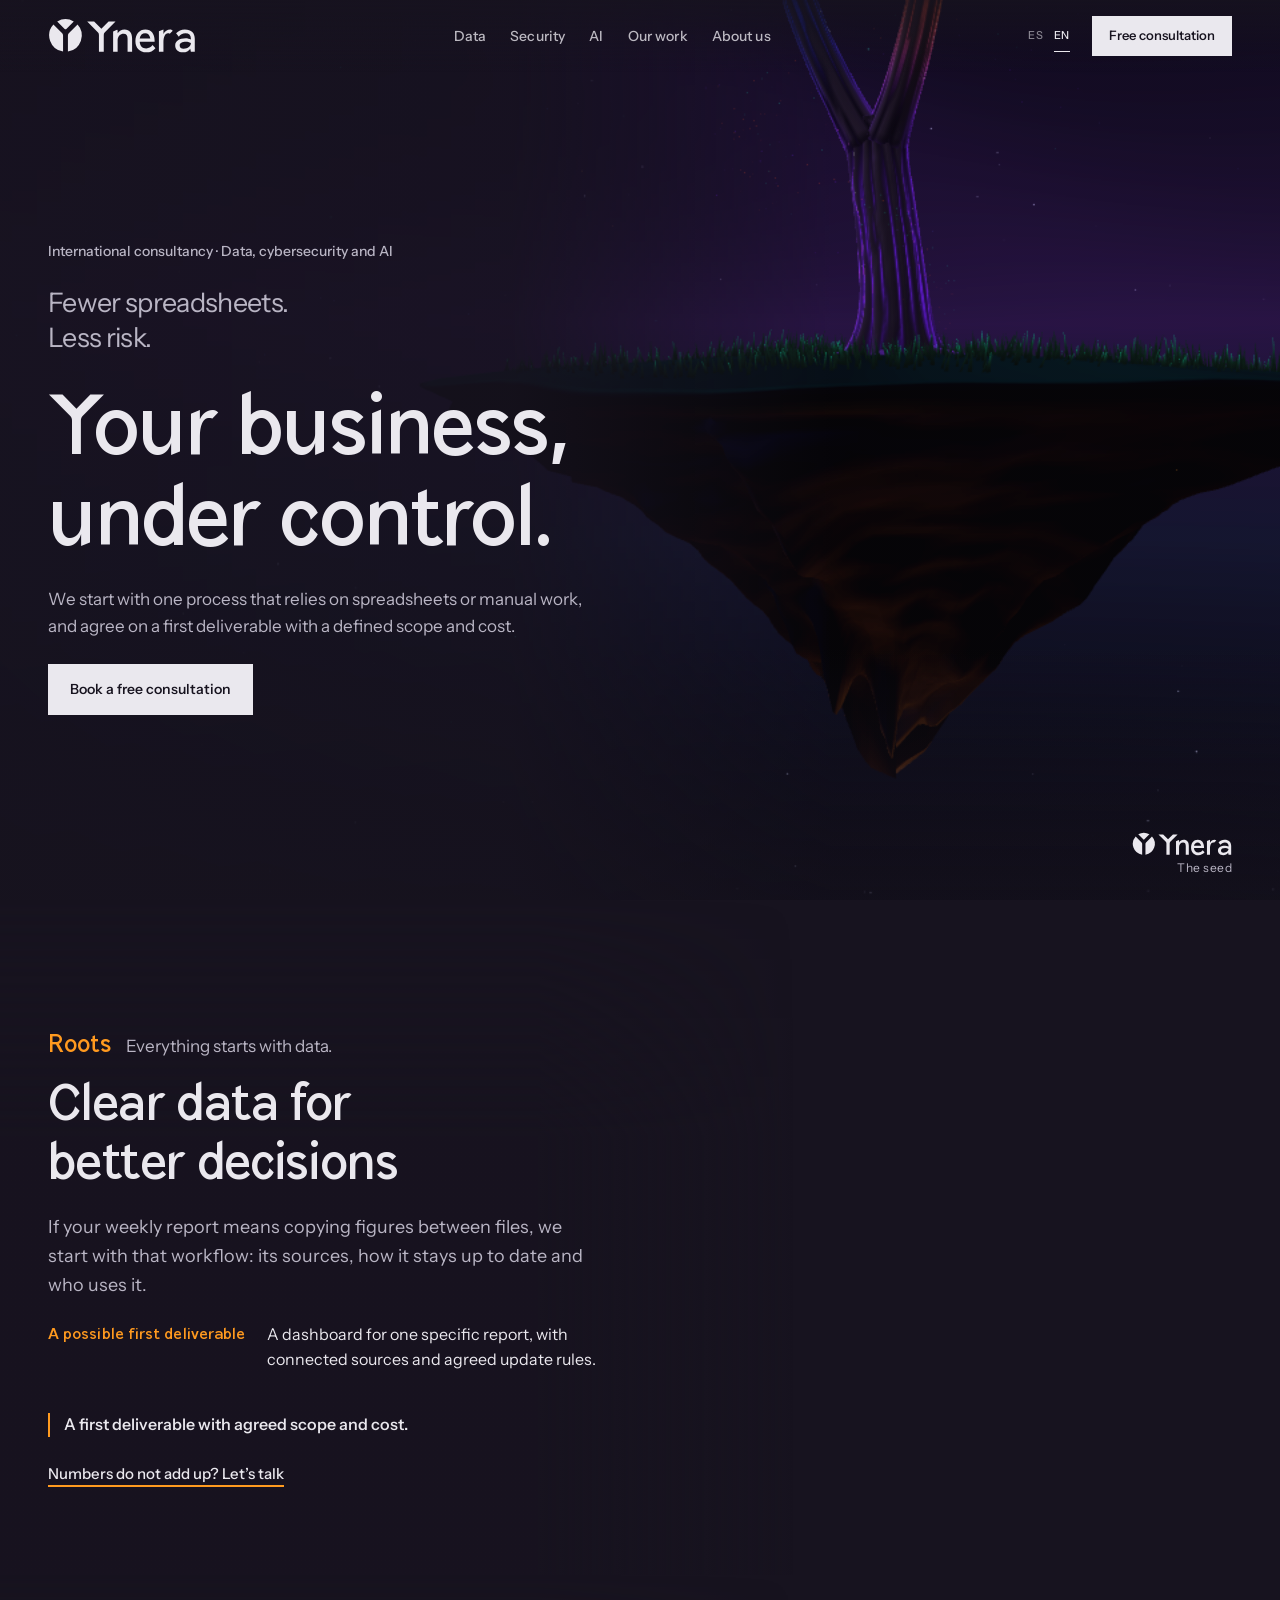
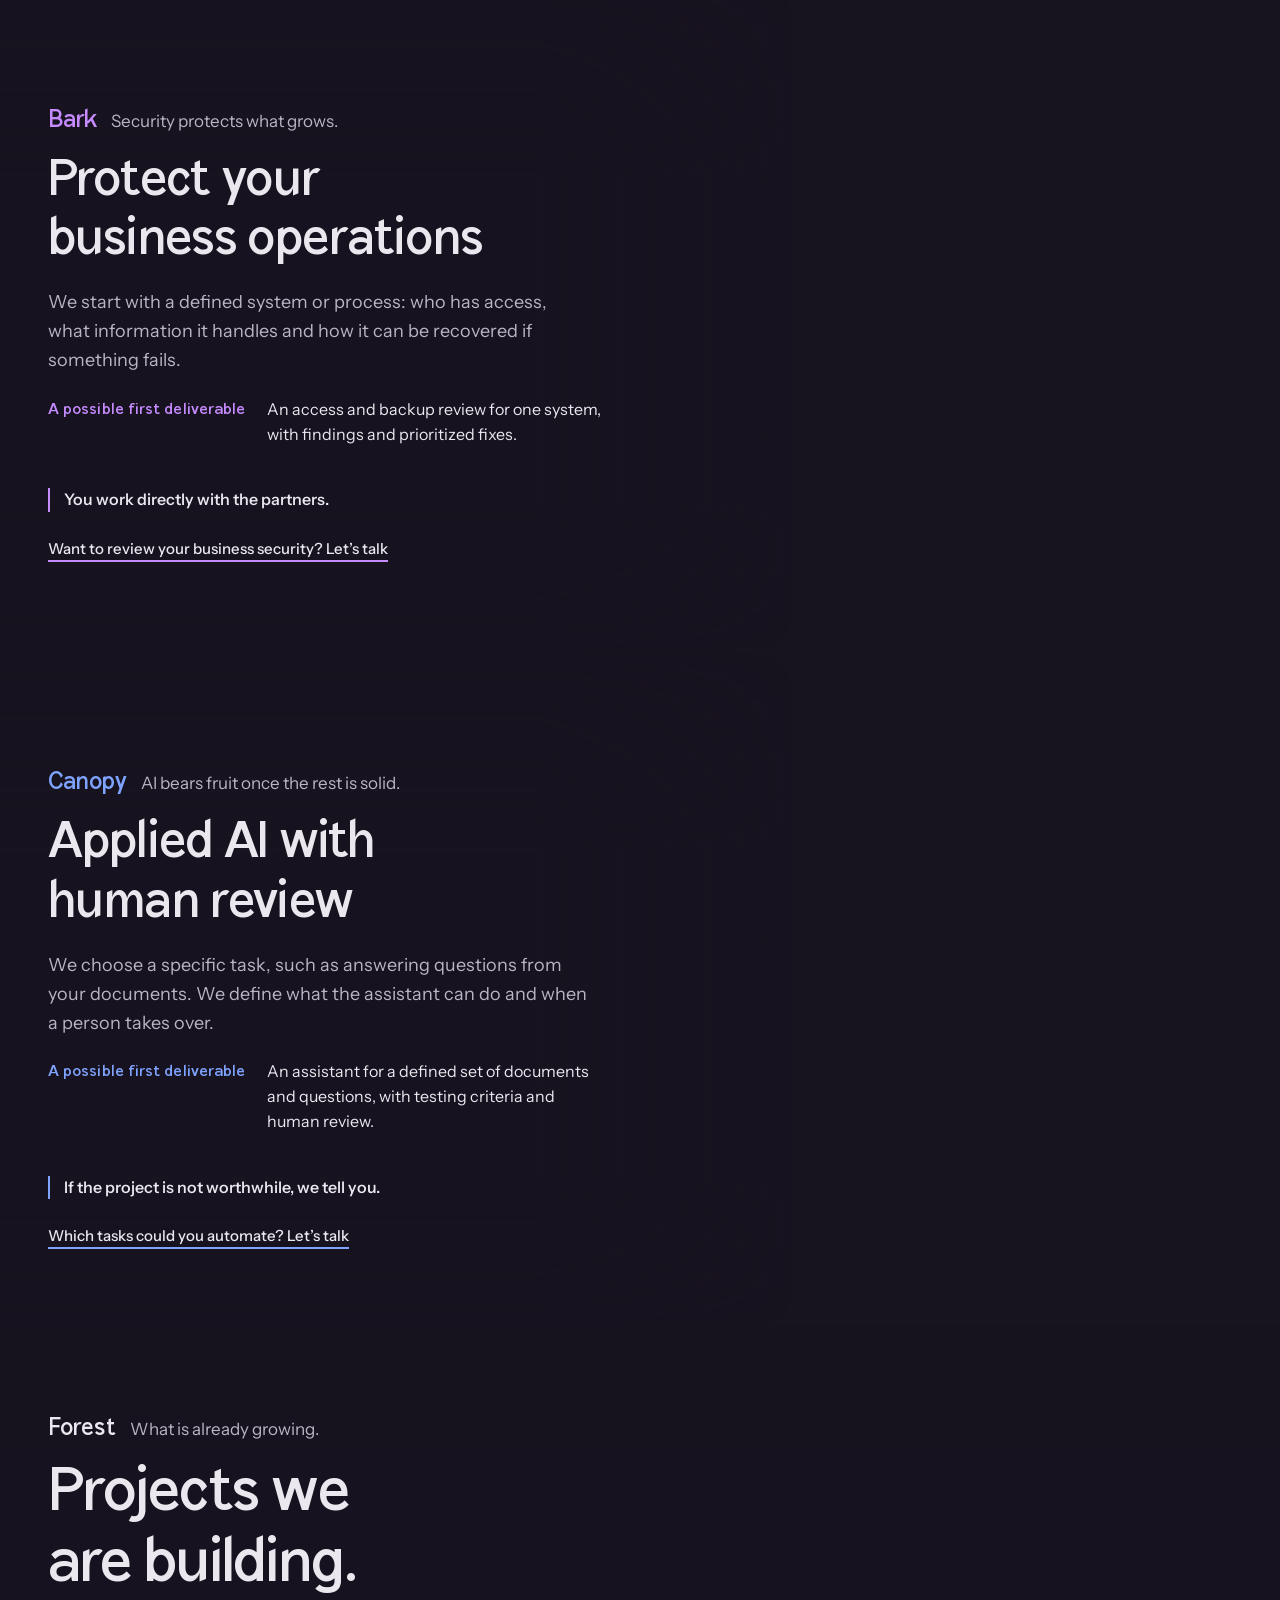
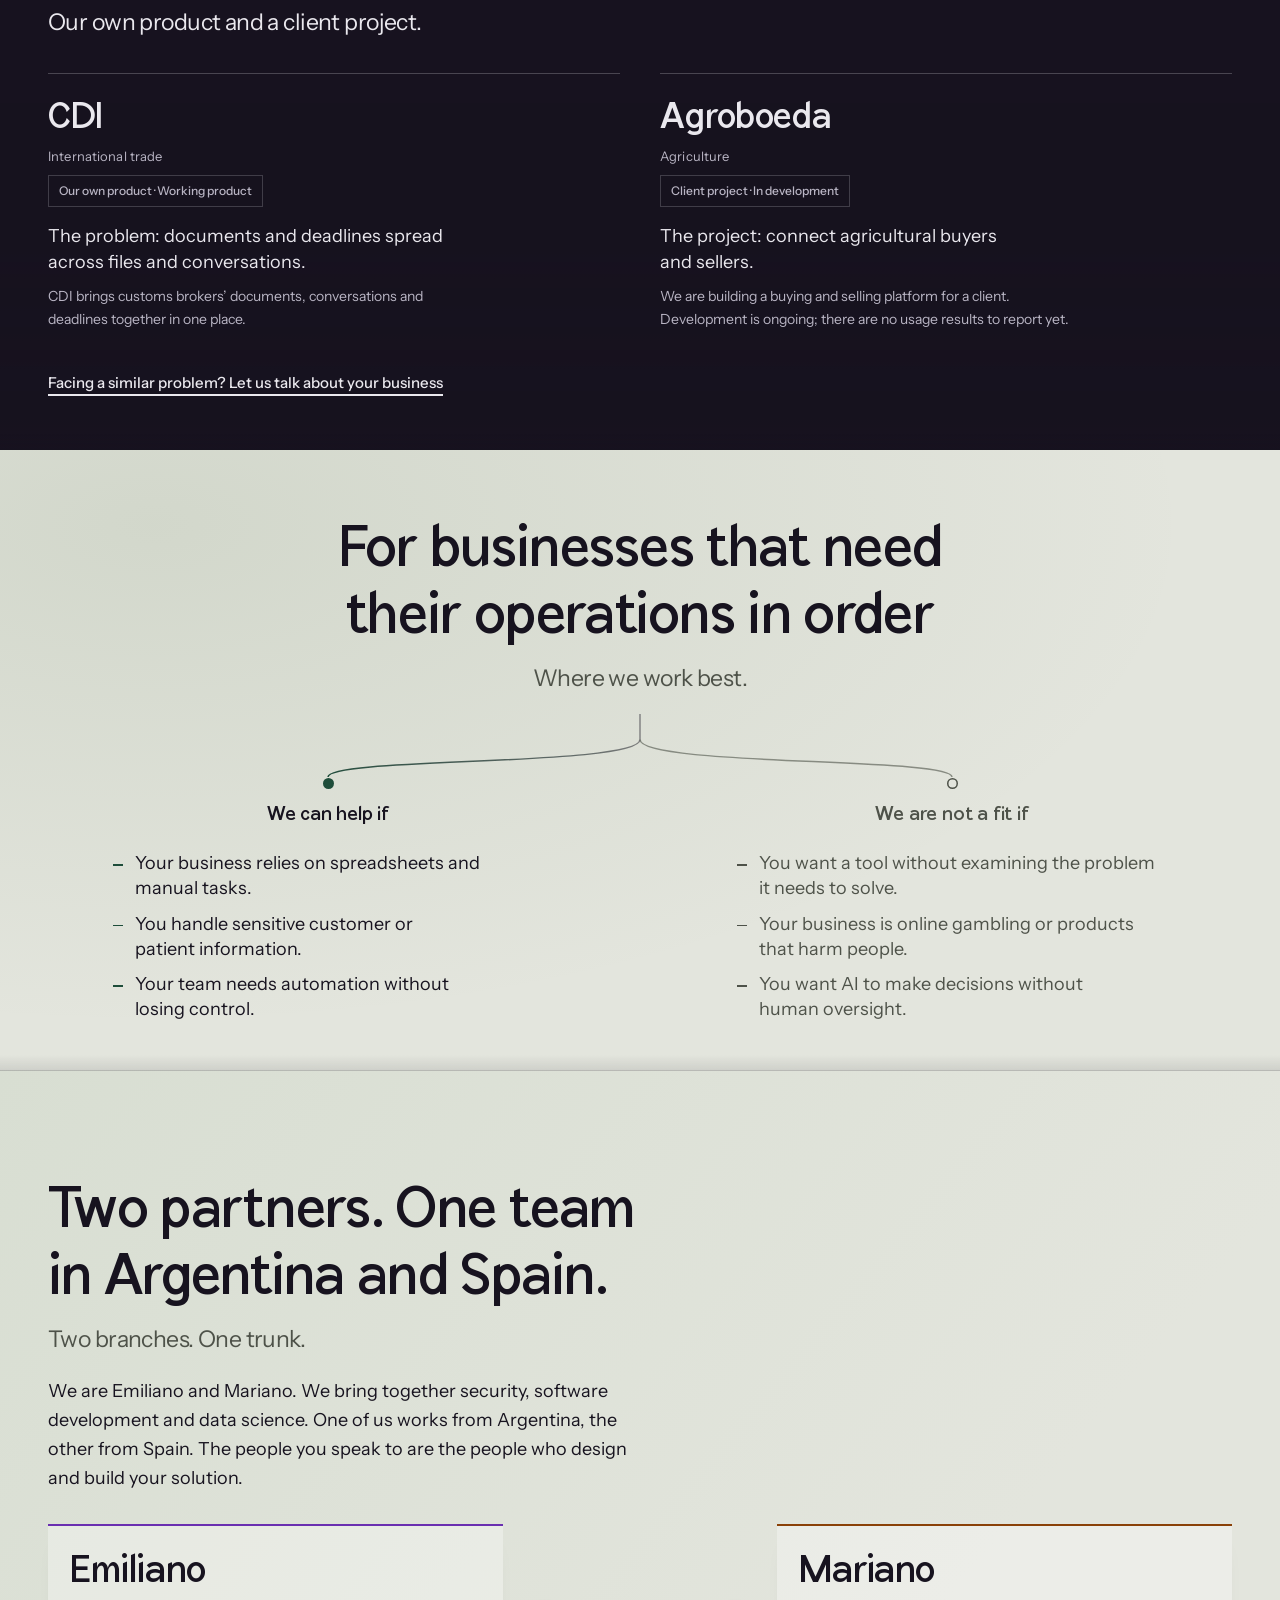
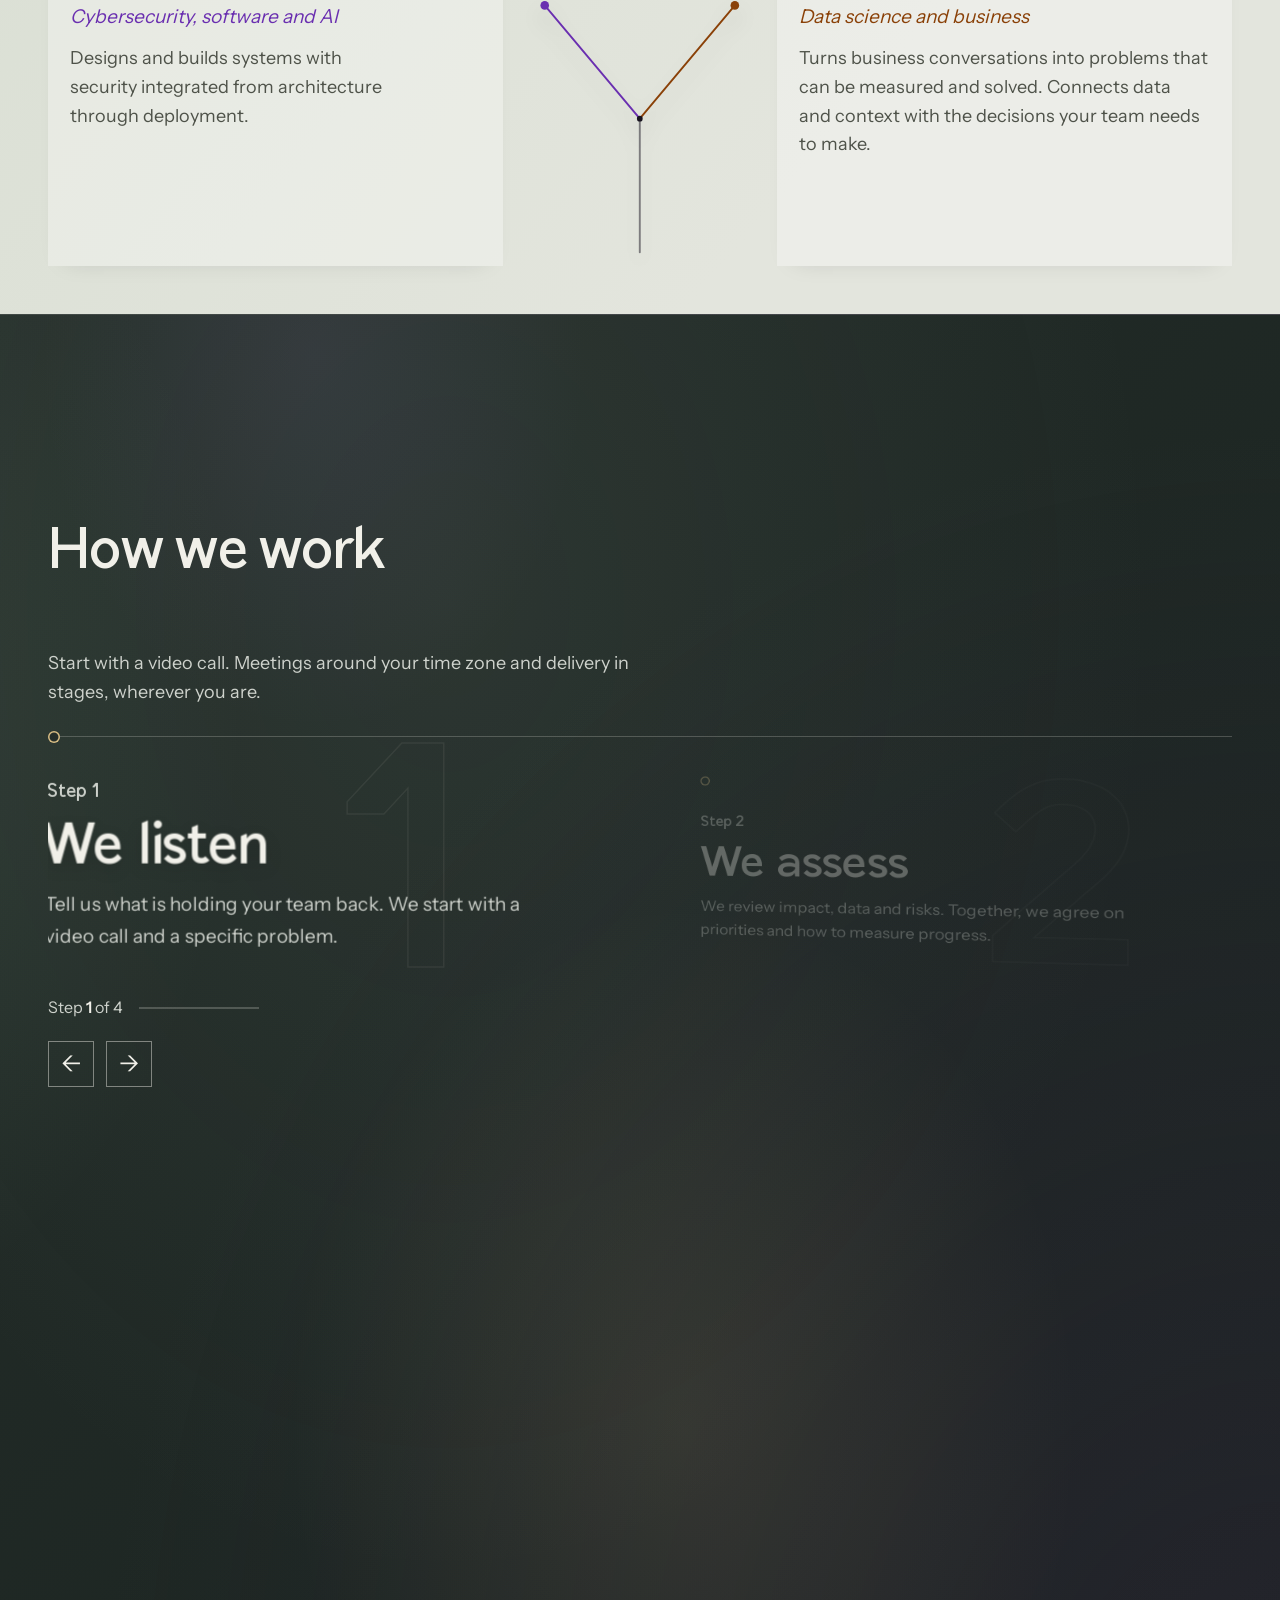
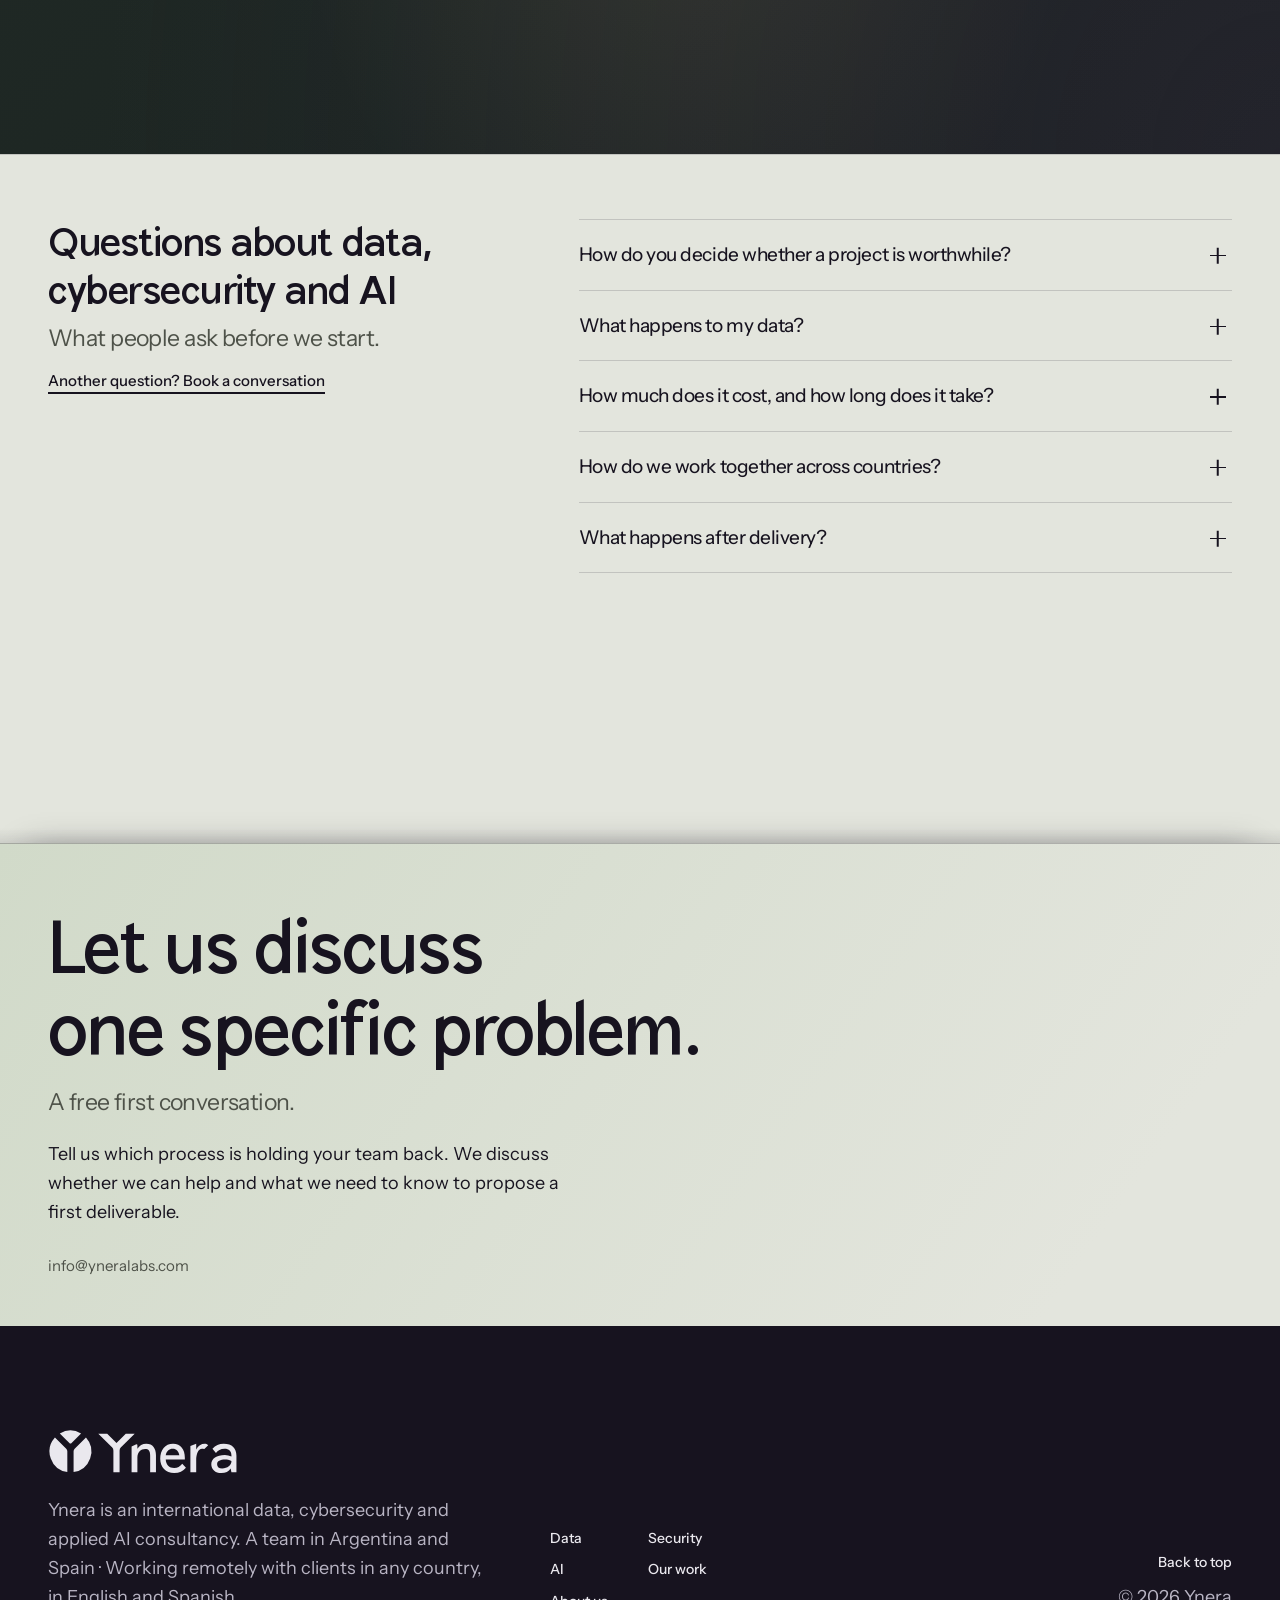
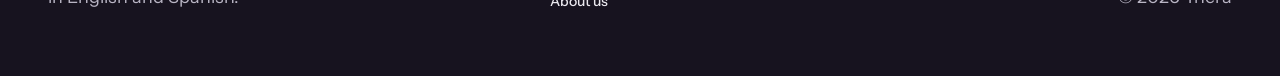
<file: en.html>
<!doctype html>
<html lang="en">
<head>
<meta charset="utf-8">
<link rel="preload" href="tree.js?v=entry3" as="script" fetchpriority="low">
<script id="ambience-inline">/* Local clock only. No geolocation, requests, timers or extra render loop. */
(() => {
  const palettes = {
    night: {top:[.012,.014,.06], mid:[.035,.02,.075], low:[.01,.008,.02], horizon:[.14,.035,.2], haze:[0,.06,.07], stars:1, daylight:0, warmth:0, emission:1, particles:1, ambient:.55, sun:1.1, skyLight:'#7f8cff', groundLight:'#2a1b88', sunLight:'#b8c4ff', fallback:'#2a2040'},
    day: {top:[.035,.10,.18], mid:[.08,.18,.26], low:[.018,.04,.035], horizon:[.09,.07,.025], haze:[.005,.035,.045], stars:0, daylight:1, warmth:.2, emission:.38, particles:.25, ambient:1.15, sun:1.6, skyLight:'#cadbd6', groundLight:'#435544', sunLight:'#ffe1b3', fallback:'#344d53'},
    dusk: {top:[.075,.025,.075], mid:[.22,.075,.105], low:[.018,.012,.027], horizon:[.3,.13,.055], haze:[.04,.015,.06], stars:.28, daylight:.3, warmth:1, emission:.7, particles:.6, ambient:.7, sun:1.25, skyLight:'#d7a5b1', groundLight:'#463047', sunLight:'#ffbd80', fallback:'#6d3e4b'}
  };
  const smooth = t => {t=Math.max(0,Math.min(1,t));return t*t*(3-2*t);};
  const colorMix=(a,b,t)=>'#'+[1,3,5].map(i=>{
    const x=parseInt(a.slice(i,i+2),16),y=parseInt(b.slice(i,i+2),16);
    return Math.round(x+(y-x)*t).toString(16).padStart(2,'0');
  }).join('');
  const mix = (a,b,t) => Object.fromEntries(Object.keys(a).map(k => [k,
    Array.isArray(a[k]) ? a[k].map((v,i)=>v+(b[k][i]-v)*t) :
    typeof a[k]==='number' ? a[k]+(b[k]-a[k])*t : colorMix(a[k],b[k],t)
  ]));
  function at(hour) {
    hour=((hour%24)+24)%24;
    if(hour<6 || hour>=21) return {...palettes.night,phase:'night'};
    if(hour<8) return {...mix(palettes.night,palettes.day,smooth((hour-6)/2)),phase:'day'};
    if(hour<17) return {...palettes.day,phase:'day'};
    if(hour<19) return {...mix(palettes.day,palettes.dusk,smooth((hour-17)/2)),phase:'dusk'};
    return {...mix(palettes.dusk,palettes.night,smooth((hour-19)/2)),phase:'dusk'};
  }
  const date=new Date(), hour=date.getHours()+date.getMinutes()/60;
  // Allowlisted preview, used by the design review; not a site control.
  const preview=new URLSearchParams(location.search).get('scene');
  const config=Object.hasOwn(palettes,preview)?{...palettes[preview],phase:preview}:at(hour);
  window.YneraAmbience={...config,hour};
  document.documentElement.dataset.scene=config.phase;
  document.documentElement.style.setProperty('--scene-fallback',config.fallback);
  // Keep an explicit scene preview when switching between ES and EN.
  if (Object.hasOwn(palettes,preview)) {
    document.addEventListener('DOMContentLoaded', () => {
      document.querySelectorAll('.language-switch a').forEach(link => {
        const target = new URL(link.href, location.href);
        target.searchParams.set('scene', preview);
        link.href = target.href;
      });
    }, {once:true});
  }
  // ponytail: sample once per visit; keeps long reading sessions visually stable.
})();</script>
<meta name="viewport" content="width=device-width, initial-scale=1, viewport-fit=cover">
<title data-copy="0">Ynera | International data, cybersecurity and AI consultancy</title>
<meta name="description" content="International data, cybersecurity and applied AI consultancy. A team in Argentina and Spain, working remotely in English and Spanish. Free initial consultation." data-copy="1">
<meta name="robots" content="index, follow, max-image-preview:large">
<meta name="theme-color" content="#17131F">
<meta property="og:type" content="website">
<meta property="og:locale" content="en_GB" data-copy="2">
<meta property="og:locale:alternate" content="es_ES" data-copy="3">
<meta property="og:site_name" content="Ynera">
<meta property="og:title" content="Ynera | International data, cybersecurity and AI consultancy" data-copy="4">
<meta property="og:description" content="We connect your data, reduce risks and automate tasks with AI and human review. A team in Argentina and Spain. Free consultation with both partners." data-copy="5">
<meta name="twitter:card" content="summary_large_image">
<meta name="twitter:title" content="Ynera | International data, cybersecurity and AI consultancy" data-copy="6">
<meta name="twitter:description" content="We connect your data, reduce risks and automate tasks with AI and human review. A team in Argentina and Spain." data-copy="7">
<link rel="preload" href="fonts/ynera-rama.woff2?v=1" as="font" type="font/woff2" crossorigin>
<link rel="preload" href="fonts/instrument-sans.woff2?v=1" as="font" type="font/woff2" crossorigin>
<link rel="icon" type="image/svg+xml" href="brand/ynera-favicon.svg?v=d3">
<!-- Datos estructurados sincronizados con las preguntas frecuentes. -->
<script type="application/ld+json">{
  "@context": "https://schema.org",
  "@graph": [
    {
      "@type": [
        "Organization",
        "ProfessionalService"
      ],
      "name": "Ynera",
      "description": "Ynera is an international data, cybersecurity and applied artificial intelligence consultancy. Two partners, in Argentina and Spain; working remotely with clients in any country, in English and Spanish.",
      "knowsLanguage": [
        "es",
        "en"
      ],
      "founder": [
        {
          "@type": "Person",
          "name": "Emiliano",
          "jobTitle": "Cybersecurity, software and AI"
        },
        {
          "@type": "Person",
          "name": "Mariano",
          "jobTitle": "Data science and business"
        }
      ],
      "slogan": "Your business, under control.",
      "knowsAbout": [
        "Data analysis",
        "Automated dashboards and reports",
        "Cybersecurity",
        "Access and backup reviews",
        "Applied artificial intelligence",
        "AI assistants with human review",
        "Process automation",
        "Custom software development"
      ],
      "makesOffer": [
        {
          "@type": "Offer",
          "itemOffered": {
            "@type": "Service",
            "name": "Clear data for better decisions",
            "description": "A dashboard for one specific report, with connected sources and agreed update rules."
          }
        },
        {
          "@type": "Offer",
          "itemOffered": {
            "@type": "Service",
            "name": "Protect your business operations",
            "description": "An access and backup review for one system, with findings and prioritized fixes."
          }
        },
        {
          "@type": "Offer",
          "itemOffered": {
            "@type": "Service",
            "name": "Applied AI with human review",
            "description": "An assistant for a defined set of documents and questions, with testing criteria and human review."
          }
        }
      ]
    },
    {
      "@type": "FAQPage",
      "inLanguage": "en",
      "mainEntity": [
        {
          "@type": "Question",
          "name": "How do you decide whether a project is worthwhile?",
          "acceptedAnswer": {
            "@type": "Answer",
            "text": "During the first conversation, we discuss the problem, its impact and the information available. We offer preliminary guidance and agree on what to review before deciding whether to proceed. Technical assessments and their deliverables are scoped and priced separately."
          }
        },
        {
          "@type": "Question",
          "name": "What happens to my data?",
          "acceptedAnswer": {
            "@type": "Answer",
            "text": "We use minimum necessary access and document who can access what before working with your data. Nothing leaves your control without your knowledge, and we do not request data we do not need."
          }
        },
        {
          "@type": "Question",
          "name": "How much does it cost, and how long does it take?",
          "acceptedAnswer": {
            "@type": "Answer",
            "text": "Cost and timing depend on scope. We first understand the problem and gather the information needed, then propose deliverables, cost and timing. Each stage is agreed before work begins."
          }
        },
        {
          "@type": "Question",
          "name": "How do we work together across countries?",
          "acceptedAnswer": {
            "@type": "Answer",
            "text": "Our team is in Argentina and Spain. We work remotely, in English and Spanish, with meetings arranged around your time zone. Before starting, we agree on scope, deliverables, communication channels and access to your systems."
          }
        },
        {
          "@type": "Question",
          "name": "What happens after delivery?",
          "acceptedAnswer": {
            "@type": "Answer",
            "text": "We can keep operating and improving what we build, as we do with our own products, under a separately agreed maintenance plan. If your team prefers to manage it independently, we provide documentation so it can run without relying on us. That has been our approach from the start."
          }
        }
      ]
    }
  ]
}</script>
<style>
/* Sistema tipográfico: Bifurca Display original en titulares; Instrument Sans OFL
   para lectura y controles; Piazzolla italic sólo en la anotación botánica. */
@font-face{font-family:"Piazzolla";src:url(fonts/piazzolla.woff2) format("woff2");font-weight:100 900;font-style:normal;font-display:swap}
@font-face{font-family:"Piazzolla";src:url(fonts/piazzolla-italic.woff2) format("woff2");font-weight:100 900;font-style:italic;font-display:swap}
/* Color (código de marca §4): la escena es de noche; desde la lámina VI la página es papel.
   Tinta y musgo salen de la isla de tree.js; las tres áreas tienen versión de noche (la de la escena) y de día (sobre papel). */
:root{
  color-scheme: light;
  --tinta:#17131F;        /* piedra de la isla: texto sobre papel, noche de la escena, pie */
  --tinta-2:#231D2F;
  --papel:#E3E5DD;        /* liquen: papel de las láminas VI–XI */
  --papel-2:#D3D7CB;      /* liquen hondo: superficies (lectura del test, ficha del diagnóstico) */
  --musgo:#1E4D3A;        /* musgo de la isla: acción sobre papel */
  --gris:#4E5249;         /* texto secundario sobre papel (6,3:1) */
  --linea:rgb(23 19 31/.16);
  --luz:#EAE8EE;          /* texto sobre la noche */
  --luz-2:#B9B5C4;
  /* áreas, versión de día (≥ 5:1 sobre papel) */
  --root:#8A4108; --bark:#6A2FB0; --leaf:#2544C4;
  /* nombres heredados que lee motion.js */
  --bone:currentColor; --cyan:var(--musgo);
  --f:"Instrument Sans", Arial, sans-serif;
  --display:"Ynera Bifurca", Georgia, serif;
  --measure:34em;
  --g:clamp(16px,4vw,48px);
  --ease:cubic-bezier(.16,1,.3,1);
  --ui:cubic-bezier(.2,.8,.2,1);
}
/* dentro de la escena, las áreas usan los colores que renderiza tree.js (aclarados para texto) */
.story{--root:#FF9A1F;--bark:#C58BFF;--leaf:#7FA4FF;--bone:var(--luz)}
*{box-sizing:border-box}
html{-webkit-text-size-adjust:100%}
body{margin:0;background:var(--tinta);color:var(--tinta);font:400 18px/1.55 var(--f);word-spacing:.03em;font-variant-numeric:oldstyle-nums proportional-nums;font-kerning:normal;font-optical-sizing:auto;text-rendering:optimizeLegibility;hanging-punctuation:first allow-end;-webkit-font-smoothing:antialiased;overflow-x:hidden}
img{max-width:100%;display:block}
a{color:inherit}
p{margin:0}
p,dd,li,summary,blockquote{text-wrap:pretty}
h1,h2,h3{margin:0;font-family:var(--f);font-weight:560;letter-spacing:-.012em;word-spacing:.05em;line-height:1.02;text-wrap:balance;font-variant-numeric:lining-nums}
:focus-visible{outline:2px solid var(--focus);outline-offset:3px}
/* foco visible en los dos mundos: luz sobre la noche, tinta sobre el papel */
:root{--focus:var(--tinta)} .story,.nav,footer,.mbar{--focus:var(--luz)} html.on-paper .nav,html.on-paper .mbar{--focus:var(--tinta)}
::selection{background:var(--musgo);color:var(--papel)}
.wrap{max-width:1360px;margin-inline:auto;padding-inline:var(--g)}
.mono{font:inherit}
.num{font-variant-numeric:lining-nums tabular-nums}

/* ---------- NAV ---------- */
.nav{position:fixed;inset:0 0 auto;z-index:40;padding-top:env(safe-area-inset-top,0px);color:var(--luz);background:linear-gradient(to bottom,rgb(23 19 31/.8),rgb(23 19 31/0));transition:background-color .35s,color .35s,box-shadow .35s}
.nav.solid,html:not(.js) .nav{background:var(--tinta)}
html.on-paper .nav{background:var(--papel);color:var(--tinta);box-shadow:0 1px 0 var(--linea)}
.nav-in{display:flex;align-items:center;justify-content:space-between;gap:16px;padding-block:16px}
.brand{text-decoration:none;font:700 25px/1 var(--f);letter-spacing:-.01em;font-variation-settings:"opsz" 30}
.nav-mid{display:flex;gap:30px}
.nav-mid a{text-decoration:none;font:500 16px/1 var(--f);opacity:.78;transition:opacity .2s}
.nav-mid a:hover{opacity:1;text-decoration:underline;text-underline-offset:5px;text-decoration-thickness:1px}
.btn{display:inline-flex;align-items:center;justify-content:center;font:620 16px/1.1 var(--f);text-decoration:none;padding:15px 22px;border:1.5px solid currentColor;transition:background-color .2s,color .2s,border-color .2s}
/* noche: botón lleno en luz */
.btn-fill{background:var(--luz);border-color:var(--luz);color:var(--tinta)}
.btn-fill:hover{background:#fff;border-color:#fff}
.btn-line:hover{background:var(--luz);border-color:var(--luz);color:var(--tinta)}
/* papel: botón lleno en musgo */
.sec .btn-fill,html.on-paper .nav .btn-fill,html.on-paper .mbar .btn-fill{background:var(--musgo);border-color:var(--musgo);color:var(--papel)}
.sec .btn-fill:hover,html.on-paper .nav .btn-fill:hover,html.on-paper .mbar .btn-fill:hover{background:var(--tinta);border-color:var(--tinta)}
.sec .btn-line:hover,html.on-paper .mbar .btn-line:hover{background:var(--tinta);border-color:var(--tinta);color:var(--papel)}
.nav .btn{padding:11px 16px;font-size:15px}
.ctx{align-self:flex-start;display:inline-block;font:500 18px/1.4 var(--f);text-decoration:underline;text-decoration-color:var(--c,currentColor);text-decoration-thickness:1.5px;text-underline-offset:6px;transition:text-decoration-thickness .2s}
.ctx:hover{text-decoration-thickness:3px}

/* ---------- STORY: la escena de noche ---------- */
.story{position:relative;background:var(--tinta);color:var(--luz)}
.plate{position:sticky;top:0;height:100vh;height:100svh;z-index:0;overflow:hidden;background:radial-gradient(60% 50% at 70% 45%,#2a2040,var(--tinta))}
.plate-in{position:absolute;inset:0}
#tree{position:absolute;inset:0;width:100%;height:100%;display:block}
.plate::after{content:"";position:absolute;inset:0;pointer-events:none;background:linear-gradient(90deg,rgb(23 19 31/.88) 0,rgb(23 19 31/.5) 30%,rgb(23 19 31/0) 56%),linear-gradient(0deg,rgb(23 19 31/.55),rgb(23 19 31/0) 22%)}
/* pie de figura de la escena: marca y parte del árbol que se ve (con su área) */
.fig{position:absolute;right:var(--g);bottom:24px;z-index:2;display:grid;justify-items:end;gap:4px;pointer-events:none;text-align:right}
.fig i{font:italic 400 20px/1.2 var(--f)}
.fig span{font:400 16px/1.3 var(--f);color:var(--luz-2)}
#labels{position:absolute;inset:0;pointer-events:none;z-index:1}
.tag3d{position:absolute;left:0;top:0;white-space:nowrap;color:var(--luz);opacity:0;padding:5px 9px;font:italic 400 16px/1 var(--f);background:rgb(23 19 31/.6);translate:-50% 0;will-change:transform}
.no-webgl .plate{background:radial-gradient(60% 50% at 70% 45%,#2a2040,var(--tinta))}
html.js #tree{opacity:0;transition:opacity .9s var(--ease)}
html.js.tree-ready #tree{opacity:1}

.chapters{position:relative;z-index:1;margin-top:-100vh;margin-top:-100svh;padding-left:var(--g);padding-right:var(--g);pointer-events:none}
.chap *{pointer-events:auto}
.chap{min-height:100vh;min-height:100svh;display:flex;flex-direction:column;justify-content:center;gap:22px;padding-block:120px 64px;max-width:580px}
.chap h2{font-size:clamp(36px,3.5vw,54px)}
.chap .lede{color:var(--luz-2);max-width:30em}
.chap .lede.poem,.sec .lede.poem{font:320 clamp(21px,1.8vw,26px)/1.28 var(--f);letter-spacing:-.005em;text-wrap:balance}
.chap .lede.poem{color:var(--luz);margin-top:-10px}
.kicker{display:flex;flex-wrap:wrap;align-items:baseline;gap:4px 14px;margin:0 0 -8px;font:400 17px/1.35 var(--f);color:var(--luz-2)}
.kicker b{font:400 24px/1.2 "Ynera Rama",var(--f);letter-spacing:-.01em;font-synthesis:none;color:var(--c,var(--luz))}
.did{display:grid;grid-template-columns:auto 1fr;gap:12px 22px;margin:0}
.did dt{font:620 17px/1.45 var(--f);color:var(--c,inherit)}
.did dd{margin:0;font-size:17px;line-height:1.5;color:var(--luz)}

/* ---------- HERO ---------- */
.chap.hero{max-width:860px;position:relative}
.chap.hero .chap-card{transform:translate3d(0,calc((1 - var(--out,1)) * -90px),0);opacity:calc(.15 + var(--out,1) * .85)}
/* Una voz para el problema; otra, propia, para el crecimiento. */
.hero-title{display:grid;gap:0;font-size:clamp(52px,6.8vw,96px);line-height:1.04;letter-spacing:-.025em;word-spacing:normal;font-weight:400;font-synthesis:none}
.hero-title .ln{display:block}
.hero-title .ln:nth-child(-n+2){font:450 clamp(22px,2.1vw,30px)/1.25 var(--f);letter-spacing:-.02em}
.hero-title .ln:nth-child(2){margin-bottom:26px}
.hero-title .ln:nth-child(n+3)>span{font-weight:400}
.grow-word{font:inherit;color:inherit}
.chap .lede.hero-lede{color:var(--luz-2);max-width:31em;font-size:clamp(18px,1.3vw,20px);line-height:1.55}
.chap .cta-row{display:flex;flex-wrap:wrap;gap:12px}
.micro{color:var(--luz-2);font-size:16px;line-height:1.5;max-width:34em}
.hero-in{animation:fadein .9s var(--ease) var(--d,0s) both}
@keyframes fadein{from{opacity:0}to{opacity:1}}
html.lenis,html.lenis body{height:auto}
.lenis.lenis-smooth{scroll-behavior:auto!important}

/* ---------- II–V: velo de lectura sobre la escena ---------- */
.chap:not(.hero){position:relative}
.chap:not(.hero)::before{content:"";position:absolute;top:0;bottom:0;left:calc(-1 * var(--g));width:100vw;z-index:-1;pointer-events:none;background:linear-gradient(90deg,rgb(23 19 31/.74) 0 42%,rgb(23 19 31/0) 62%)}
#raices::before{-webkit-mask-image:linear-gradient(180deg,transparent,#000 35%);mask-image:linear-gradient(180deg,transparent,#000 35%)}
/* V: los tres productos, sin tarjetas */
#bosque{max-width:620px;gap:22px}
.forest{display:grid;gap:20px;margin:6px 0 4px}
.case{display:grid;grid-template-columns:minmax(0,8.5em) minmax(0,1fr);gap:2px 22px;align-items:baseline}
.case h3{grid-column:1;grid-row:1;font-size:28px;font-weight:700;letter-spacing:-.01em}
.case .sector{grid-column:1;grid-row:2;font-style:italic;color:var(--luz-2);font-size:16px;line-height:1.35}
.case .res{grid-column:2;grid-row:1;color:var(--luz);font-size:18px;line-height:1.4}
.case .desc{grid-column:2;grid-row:2;color:var(--luz-2);font-size:16px;line-height:1.45}

/* la escena se funde en la noche al final */
.story::after{content:"";position:absolute;left:0;right:0;bottom:0;height:25vh;z-index:0;pointer-events:none;background:linear-gradient(180deg,rgb(23 19 31/0),rgb(23 19 31/.55) 50%,var(--tinta))}

/* ---------- VI–XI: láminas en papel ---------- */
.sec{position:relative;background:var(--papel);color:var(--tinta);padding-block:clamp(88px,9vw,150px) clamp(64px,7vw,112px)}
.h2s{font-size:clamp(38px,4.3vw,66px);max-width:15em}
.big{font-size:clamp(54px,8.4vw,132px);line-height:.94;font-weight:280;letter-spacing:-.025em}
.sec .lede{margin-top:22px;max-width:var(--measure);font-size:clamp(18px,1.3vw,19px)}
.sec .lede.poem{margin-top:14px;color:var(--gris);max-width:24em;font-size:clamp(22px,1.9vw,28px)}
.draw path{stroke-dasharray:none}

/* VI · Para quién: la bifurcación */
.fork{text-align:center}
.fork .h2s{max-width:14em;margin-inline:auto}
.fork .lede.poem{margin-inline:auto}
.fork-y{display:block;width:100%;height:clamp(90px,10vw,150px);margin-top:36px;overflow:visible}
.fork-y path{fill:none;stroke-width:1.5}
.fork-cols{display:grid;grid-template-columns:minmax(0,1fr) minmax(0,1fr);gap:0 clamp(24px,5vw,80px);text-align:left}
.fork-col{display:grid;gap:14px;align-content:start;width:min(100%,430px);justify-self:center}
.fork-hd{display:flex;flex-direction:column;align-items:center;gap:12px;text-align:center;font:620 20px/1.3 var(--f)}
.fork-hd::before{content:"";width:11px;height:11px;border-radius:50%;background:var(--musgo)}
.fork-col.no .fork-hd{color:var(--gris)}
.fork-col.no .fork-hd::before{background:var(--papel);box-shadow:inset 0 0 0 1.5px var(--gris)}
.fork-col ul{list-style:none;margin:10px 0 0;padding:0;display:grid;gap:14px}
.fork-col li{font-size:clamp(18px,1.4vw,20px);line-height:1.4;padding-left:22px;position:relative}
.fork-col li::before{content:"";position:absolute;left:0;top:.72em;width:10px;height:1.5px;background:var(--musgo)}
.fork-col.no li{color:var(--gris)}
.fork-col.no li::before{background:var(--gris)}

/* VIII · Nosotros: dos ramas, un mismo tronco */
.duo{display:grid;grid-template-columns:minmax(0,1fr) clamp(160px,17vw,240px) minmax(0,1fr);gap:clamp(16px,2vw,32px);margin-top:clamp(48px,6vw,88px);align-items:start}
.person{display:grid;gap:12px;align-content:start;padding-top:clamp(8px,2.4vw,34px)}
.person.l{text-align:right;justify-items:end}
.person h3{font-size:clamp(34px,3vw,46px);font-weight:600}
.person .role{font-style:italic;color:var(--c);font-size:19px}
.person p{color:var(--gris);max-width:23em}
.duo-y svg{display:block;width:100%;height:auto;overflow:visible}
.duo-y path{fill:none;stroke-width:2;stroke-linecap:round}
.duo-y circle{fill:var(--c)}
.duo-tag{display:none}
.photo{margin:0;width:min(100%,280px);aspect-ratio:1;overflow:hidden}
.photo img{width:100%;height:100%;object-fit:cover}
.motto{margin-top:clamp(36px,4vw,56px);text-align:center;font:320 clamp(28px,3vw,46px)/1.15 var(--f);letter-spacing:-.012em}

/* IX · How we work (secuencia real: 1–4) */
#proceso .h2s{margin-bottom:clamp(40px,5vw,72px)}
.steps{position:relative;display:grid;grid-template-columns:repeat(4,minmax(0,1fr));gap:0 clamp(20px,2.4vw,40px);margin:0;padding:0;list-style:none}
.steps::before,.grow{content:"";position:absolute;left:5px;right:0;top:5px;height:1.5px;background:rgb(23 19 31/.18)}
.grow{background:var(--tinta);clip-path:inset(-6px calc((1 - var(--k,1)) * 100%) -6px 0)}
.step{position:relative;display:grid;gap:10px;align-content:start;padding-top:36px;min-width:0}
.node{position:absolute;left:0;top:0;width:12px;height:12px;border-radius:50%;background:var(--tinta);box-shadow:inset 0 0 0 1.5px var(--tinta);transition:background-color .35s}
html.js .steps:not(.done) .step:not(.on) .node{background:var(--papel)}
.step-n{font:600 17px/1 var(--f);font-variant-numeric:lining-nums;color:var(--gris)}
.step h3{font-size:clamp(26px,2.1vw,34px);hyphens:none;-webkit-hyphens:none;overflow-wrap:normal}
.step p{color:var(--gris);font-size:17px}

/* X · FAQ: aquí sí hay filete, separa objetos que se abren */
.faq{display:grid;grid-template-columns:minmax(0,5fr) minmax(0,7fr);gap:clamp(24px,5vw,80px);align-items:start}
.faq-side{position:sticky;top:110px;display:grid;gap:24px;align-content:start}
.faq-side .h2s{font-size:clamp(34px,3.2vw,50px)}
.faq-side .lede.poem{margin-top:-8px}
details{border-bottom:1px solid var(--linea)}
details:first-child{border-top:1px solid var(--linea)}
summary{position:relative;list-style:none;cursor:pointer;padding:22px 48px 22px 0;font:560 clamp(19px,1.45vw,21px)/1.35 var(--f);text-wrap:balance}
summary::-webkit-details-marker{display:none}
summary::before,summary::after{content:"";position:absolute;right:6px;top:50%;width:16px;height:1.5px;background:var(--tinta);transition:transform .22s var(--ui),background-color .22s}
summary::before{transform:rotate(90deg)}
details[open] summary::before{transform:rotate(0)}
details[open] summary::after,details[open] summary::before{background:var(--musgo)}
details[open].closing summary::before{transform:rotate(90deg)}
details p{color:var(--gris);padding-bottom:24px;max-width:var(--measure);overflow:hidden}

/* XI · Cierre */
.close .lede{max-width:30em}
.offer{margin-top:clamp(48px,6vw,80px);background:var(--papel-2);display:grid;grid-template-columns:minmax(0,1fr) minmax(0,1fr);gap:0 clamp(24px,4vw,64px);padding:clamp(24px,3.4vw,48px)}
.offer-hd{grid-column:1/-1;display:flex;flex-wrap:wrap;align-items:baseline;gap:6px 16px;margin-bottom:clamp(24px,3vw,36px)}
.offer-hd strong{font:600 clamp(26px,2.2vw,32px)/1.1 var(--f);letter-spacing:-.01em}
.offer-hd .free{font:600 19px/1.2 var(--f);color:var(--musgo)}
.offer-col{display:grid;gap:14px;align-content:start}
.col-h{font:620 17px/1.4 var(--f);margin:0}
.offer-col ul{margin:0;padding:0;list-style:none;display:grid;gap:12px}
.offer-col li{display:flex;gap:12px;line-height:1.45;font-size:18px}
.offer-col li small{display:block;color:var(--gris);font-size:16px;margin-top:2px}
.offer-col .inc li::before{content:"";flex:none;width:12px;height:6px;margin-top:.45em;border-left:2px solid var(--musgo);border-bottom:2px solid var(--musgo);transform:rotate(-45deg)}
.offer-col .doc li::before{content:"";flex:none;width:10px;height:1.5px;margin-top:.8em;background:var(--tinta)}
.offer-ft{grid-column:1/-1;margin-top:clamp(28px,3vw,40px);display:flex;flex-wrap:wrap;align-items:center;gap:16px 24px}
.offer-ft .cta-row{display:flex;flex-wrap:wrap;gap:12px}
.offer-note{color:var(--gris);font-size:16px;max-width:40em}

/* barra móvil */
.mbar{display:none}
@media (max-width:980px){
  .mbar{display:flex;gap:8px;position:fixed;left:0;right:0;bottom:0;z-index:45;padding:10px 12px calc(10px + env(safe-area-inset-bottom,0px));background:var(--tinta);color:var(--luz);transform:translateY(110%);transition:transform .35s var(--ui),background-color .35s}
  html.on-paper .mbar{background:var(--papel);color:var(--tinta);box-shadow:0 -1px 0 var(--linea)}
  .mbar.on{transform:none}
  .mbar .btn{padding:14px;font-size:16px}
  .mbar .btn-fill{flex:1}
  .mbar .btn-line{flex:none}
}

/* ---------- PIE: vuelve la noche, el suelo de las raíces ---------- */
footer{position:relative;background:var(--tinta);color:var(--luz);padding-block:clamp(72px,8vw,120px) clamp(40px,5vw,64px)}
.foot{display:grid;grid-template-columns:minmax(0,5fr) minmax(0,4fr) minmax(0,3fr);gap:40px clamp(24px,4vw,64px);align-items:end}
.foot-sig{display:grid;gap:10px;justify-items:start}
.foot-sym{width:64px;height:auto;display:block;margin-bottom:14px}
.foot-sig .specimen{font:italic 400 clamp(22px,2vw,28px)/1.2 var(--f)}
.foot-sig p:not(.specimen){color:var(--luz-2);max-width:26em}
.foot-links{display:grid;grid-template-columns:repeat(2,max-content);gap:12px 40px;align-content:end}
.foot-links a,.foot-meta a{text-decoration:none;color:var(--luz);font:500 17px/1.4 var(--f)}
.foot-links a:hover,.foot-meta a:hover{text-decoration:underline;text-underline-offset:5px}
.foot-meta{display:grid;gap:10px;justify-items:end;text-align:right;color:var(--luz-2)}

/* ---------- RESPONSIVE ---------- */
@media (max-width:980px){
  .nav-mid{display:none}
  .plate::after{background:linear-gradient(180deg,rgb(23 19 31/0) 35%,rgb(23 19 31/.85) 80%)}
  .chap.hero{max-width:none;padding-block:28svh 16px}
  .hero-title{font-size:clamp(32px,9.9vw,58px);line-height:1}
  .chap.hero .chap-card{gap:12px}
  .chap.hero .cta-row{gap:10px}
  .chap.hero .cta-row .btn{padding:14px 18px}
  .chap.hero .hero-lede{font-size:17px;line-height:1.5}
  .fig{display:none}
  #labels{display:none}
  .chap{max-width:none;justify-content:flex-start;padding-block:56svh 40px}
  .chap:not(.hero){padding-top:62svh}
  .chap:not(.hero)::before{background:linear-gradient(180deg,rgb(23 19 31/0) 45%,rgb(23 19 31/.55) 62%,rgb(23 19 31/.72) 100%)}
  #raices::before{-webkit-mask-image:none;mask-image:none}
  #bosque{max-width:none}
  .chap-card{background:linear-gradient(180deg,rgb(23 19 31/0) 0,rgb(23 19 31/.5) 90px,rgb(23 19 31/.68) 220px,rgb(23 19 31/.74) 100%);padding:64px 18px 26px;margin-inline:calc(-1 * var(--g));display:grid;gap:20px;text-shadow:0 1px 14px rgb(23 19 31/.9),0 0 2px rgb(23 19 31/.8)}
  .chap.hero .chap-card{padding-top:10px}
  .chap-card .btn{text-shadow:none}
  .case{grid-template-columns:minmax(0,7em) minmax(0,1fr);gap:2px 14px}
  body{padding-bottom:76px}
  .faq{grid-template-columns:1fr}
  .faq-side{position:static}
  .duo{grid-template-columns:1fr;gap:28px}
  .duo-y{order:-1;width:150px;justify-self:center;position:relative}
  .duo-tag{display:block;position:absolute;top:23.7%;transform:translateY(-50%);font:italic 400 16px/1 var(--f);color:var(--c)}
  .duo-tag.l{right:calc(94% + 12px)}
  .duo-tag.r{left:calc(94% + 12px)}
  .person.l{text-align:left;justify-items:start}
  .duo .person.r{padding-top:8px}
  .steps{grid-template-columns:1fr;gap:36px;padding-left:34px}
  .steps::before,.grow{left:5px;right:auto;top:5px;bottom:0;width:1.5px;height:auto}
  .grow{clip-path:inset(0 -2px calc((1 - var(--k,1)) * 100%) -2px)}
  .step{padding-top:0}
  .node{left:-34px;top:.2em}
  .offer{grid-template-columns:1fr;gap:28px 0}
  .offer-hd,.offer-ft{margin:0}
  .foot{grid-template-columns:1fr 1fr}
  .foot-sig{grid-column:1/-1}
  .foot-meta{justify-items:start;text-align:left}
}
@media (min-width:981px){ .chap-card{display:contents} .chap.hero .chap-card{display:flex;flex-direction:column;gap:26px} }
@media (max-width:640px){
  body{font-size:17px}
  p,dd,li,summary{hyphens:none;-webkit-hyphens:none}
  .did{grid-template-columns:1fr;gap:4px}
  .did dd+dt{margin-top:10px}
  .fork-cols{grid-template-columns:1fr 1fr;gap:0 16px}
  .fork-col{display:contents}
  .fork-col .fork-hd{grid-row:1;grid-column:1;font-size:18px}
  .fork-col.no .fork-hd{grid-column:2}
  .fork-col ul{grid-column:1/-1;grid-row:2;margin-top:28px}
  .fork-col.no ul{grid-row:3;margin-top:36px}
  .fork-y{height:84px}
  .reading-body{grid-template-columns:112px minmax(0,1fr);gap:18px}
  .spec{width:112px}
  .foot{grid-template-columns:1fr}
  .foot-links{grid-template-columns:repeat(2,minmax(0,1fr))}
}

/* ---------- MOVIMIENTO (motion.js) ----------
   Todo estado apilado vive bajo html.motion, que solo agrega motion.js cuando arranca
   (nunca con prefers-reduced-motion). Sin JS: página estática completa. */
@media (min-width:981px){ html.motion .chap:not(.hero)::before{-webkit-mask-image:linear-gradient(180deg,transparent,#000 30%,#000 78%,transparent);mask-image:linear-gradient(180deg,transparent,#000 30%,#000 78%,transparent)} }
/* ritmo de la bajada (html.pins, solo escritorio): VI sube como una hoja sobre la escena · VIII cubre a VII ·
   IX carrusel horizontal pinneado · XI cubre a X. Solo se anima transform y opacity. */
html.motion .sec.slide,#para-quien{z-index:2}
html.motion.pins .sec.under{z-index:1;padding-bottom:30vh}
html.motion.pins .sec.under.pinning{position:sticky;top:var(--st,0px)}
html.motion.story-off .plate{visibility:hidden}
html.motion.pins .sec.under.gone,html.motion.pins .sec.under.measure{position:relative!important;top:auto!important}
html.motion.pins .sec.under.gone{visibility:hidden}
/* la hoja de abajo se oscurece apenas, como papel a la sombra de la que entra */
.sec-veil{position:absolute;inset:0;z-index:6;background:#8E9387;opacity:0;pointer-events:none}
.sec-edge{position:absolute;left:0;right:0;top:0;height:0;z-index:5;pointer-events:none}
html.motion .sec.slide .sec-edge::before,#para-quien .sec-edge::before{content:"";position:absolute;left:0;right:0;bottom:0;height:60px;background:linear-gradient(0deg,rgb(23 19 31/.28),rgb(23 19 31/0))}
.plate-veil{position:absolute;inset:0;z-index:3;background:var(--tinta);opacity:0;pointer-events:none}
html.motion.pins .plate.hold,html.motion.pins #bosque.hold{will-change:transform}
html.motion.pins .plate.hold .plate-veil,html.motion.pins .sec.under.pinning>.sec-veil{will-change:opacity}

/* IX · carrusel horizontal pinneado (escritorio) */
html.motion.carousel #proceso{height:calc(100vh + var(--cdist,0px));height:calc(100svh + var(--cdist,0px));padding:0;overflow-x:clip}
html.motion.carousel #proceso.pinning>.wrap{position:sticky}
html.motion.carousel #proceso>.wrap{top:0;height:100vh;height:100svh;display:flex;flex-direction:column;justify-content:center;padding-top:var(--navh,74px)}
html.motion.carousel .car-view{-webkit-mask-image:linear-gradient(90deg,#000 0,#000 84%,transparent);mask-image:linear-gradient(90deg,#000 0,#000 84%,transparent)}
html.motion.carousel #proceso .h2s{margin-bottom:clamp(28px,5vh,56px)}
.car-track{position:relative;display:flex;align-items:flex-start;gap:clamp(40px,4vw,72px);width:max-content}
html.motion.carousel #proceso .car-track.car-live{will-change:transform}
html.motion.carousel .steps{grid-template-columns:repeat(4,min(56vw,820px));gap:0 clamp(40px,4vw,72px);flex:none}
html.motion.carousel .step{gap:16px;padding-top:50px;padding-right:4vw}
html.motion.carousel .step>.step-n{font-size:19px}
html.motion.carousel .step>h3,html.motion.carousel .step>p{opacity:var(--vis,1)}
html.motion.carousel .step h3{font-size:clamp(44px,4.4vw,64px);hyphens:manual;-webkit-hyphens:manual;overflow-wrap:normal}
html.motion.carousel .step p{font-size:clamp(19px,1.45vw,21px);max-width:26em}
html.motion.carousel .grow{clip-path:none;transform:scaleX(0);transform-origin:0 50%}
.car-ind{display:none}
html.motion.carousel .car-ind{display:flex;align-items:center;gap:16px;margin-top:clamp(28px,5vh,56px);color:var(--gris);font-size:16px}
.car-ind b{font-weight:600;color:var(--tinta);font-variant-numeric:lining-nums}
.car-ind i{display:block;width:120px;height:1.5px;background:rgb(23 19 31/.15);position:relative;overflow:hidden}
.car-ind i::after{content:"";position:absolute;inset:0;background:var(--tinta);transform:scaleX(var(--cp,0));transform-origin:0 50%}
/* IX en celular: carrusel táctil con scroll-snap */
@media (max-width:980px){
  .car-track{display:block;width:auto}
  html.motion .steps{display:flex;overflow-x:auto;scroll-snap-type:x mandatory;overscroll-behavior-x:contain;gap:16px;margin-inline:calc(-1 * var(--g));padding:0 var(--g) 6px;scroll-padding-inline:var(--g);scrollbar-width:none}
  html.motion .steps:not(.at-end){-webkit-mask-image:linear-gradient(90deg,#000 78%,transparent 97%);mask-image:linear-gradient(90deg,#000 78%,transparent 97%)}
  html.motion .steps::-webkit-scrollbar{display:none}
  html.motion .steps::before,html.motion .steps .grow{display:none}
  html.motion .step{flex:0 0 86%;scroll-snap-align:start;padding-top:32px}
  html.motion .step h3{hyphens:manual;-webkit-hyphens:manual;overflow-wrap:normal}
  html.motion .step::after{content:"";position:absolute;left:20px;right:-16px;top:5px;height:1.5px;background:rgb(23 19 31/.18)}
  html.motion .step:last-child::after{right:0}
  html.motion .node{left:0;top:0}
  html.motion .car-ind{display:flex;align-items:center;gap:14px;margin-top:22px;color:var(--gris);font-size:16px}
}
/* índice: el nav y la línea de progreso alcanzan; sin rail de numerales */
.rail,.nav-lam{display:none!important}
.nav-prog{display:none;position:absolute;left:0;right:0;bottom:0;height:2px;transform-origin:0 50%;transform:scaleX(0);background:currentColor;opacity:.6}
@media (max-width:980px){ .nav-prog{display:block} }

@media (prefers-reduced-motion:reduce){
  *,*::before,*::after{transition:none!important;animation:none!important}
}
</style>
<link rel="stylesheet" href="typography.css?v=carga-1">


</head>
<body>
<header class="nav">
  <div class="wrap nav-in">
    <a class="brand" href="#top" aria-label="Ynera, home" data-copy="8"><svg class="brand-wordmark" viewBox="-4 -4 491 118" aria-hidden="true" focusable="false"><g fill="currentColor" transform="translate(0 -4)"> <path d="M26.526 11.511 A54 54 0 0 1 81.474 11.511 L56.828 36.157 Q54 38.985 51.172 36.157 Z"/> <path d="M13.918 21.813 L43.072 50.967 Q45.9 53.795 45.9 57.795 V111.389 A54 54 0 0 1 13.918 21.813 Z"/> <path d="M94.082 21.813 L64.928 50.967 Q62.1 53.795 62.1 57.795 V111.389 A54 54 0 0 0 94.082 21.813 Z"/> </g><g fill="currentColor" fill-rule="evenodd"> <path d="M126 8 H149 L173 32 L197 8 H220 L184 44 Q181 47 181 52 V108 H165 V52 Q165 47 162 44 Z"/> <path d="M212 108 V41 L223 36 Q227 34 227 38 V47 C232 39 240 34 250 34 C267 34 275 46 275 64 V108 H260 V65 C260 53 256 48 247 48 C236 48 227 57 227 70 V108 Z"/> <path transform="translate(14.3 0) scale(.95 1)" d="M356 96 C348 105 338 110 324 110 C301 110 286 95 286 73 C286 50 299 34 321 34 C342 34 353 49 353 70 V75 H301 C302 89 310 97 324 97 C333 97 340 93 346 86 Z M301 64 H338 C336 53 330 47 320 47 C310 47 303 53 301 64 Z"/> <path transform="translate(-4 0)" d="M368 108 V40 L383 34 V49 C388 39 396 34 405 34 C408 34 411 35 414 38 L404 48 C402 47 401 47 398 47 C388 47 383 61 383 77 V108 Z"/> <path transform="translate(-9 0)" d="M430 47 C438 38 447 34 459 34 C481 34 492 46 492 65 V108 H479 L477 98 C472 106 464 110 453 110 C437 110 427 100 427 87 C427 72 441 63 462 63 C468 63 474 65 479 67 V64 C479 53 473 47 461 47 C451 47 444 52 439 58 Z M479 79 C473 76 468 75 463 75 C450 75 442 79 442 87 C442 94 447 98 455 98 C469 98 479 89 479 80 Z"/> </g></svg></a>
    <nav class="nav-mid" aria-label="Sections" data-copy="9">
      <a href="#raices" data-copy="10">Data</a>
      <a href="#corteza" data-copy="11">Security</a>
      <a href="#copa" data-copy="12">AI</a>
      <a href="#bosque" data-copy="13">Our work</a>
      <a href="#dupla" data-copy="14">About us</a>
    </nav>
    <div class="nav-actions"><nav class="language-switch" aria-label="Language"><a href="index.html" lang="es" hreflang="es" aria-label="Leer en español">ES</a><span lang="en" aria-current="page">EN</span></nav><a class="btn btn-fill" href="#contacto" data-copy="15">Free consultation</a></div>
  </div>
</header>

<main id="top">

<section class="story" id="story" aria-label="How a system grows" data-copy="16">
  <div class="plate" aria-hidden="true">
    <div class="plate-in">
      <canvas id="tree"></canvas>
      <div id="labels"></div>
      <!-- pie de figura: la marca y la parte del árbol que se ve (tree.js escribe #plateNo desde data-plate) -->
      <div class="fig"><i><svg class="scene-wordmark" viewBox="-4 -4 491 118" aria-hidden="true" focusable="false"><g fill="currentColor" transform="translate(0 -4)"> <path d="M26.526 11.511 A54 54 0 0 1 81.474 11.511 L56.828 36.157 Q54 38.985 51.172 36.157 Z"/> <path d="M13.918 21.813 L43.072 50.967 Q45.9 53.795 45.9 57.795 V111.389 A54 54 0 0 1 13.918 21.813 Z"/> <path d="M94.082 21.813 L64.928 50.967 Q62.1 53.795 62.1 57.795 V111.389 A54 54 0 0 0 94.082 21.813 Z"/> </g><g fill="currentColor" fill-rule="evenodd"> <path d="M126 8 H149 L173 32 L197 8 H220 L184 44 Q181 47 181 52 V108 H165 V52 Q165 47 162 44 Z"/> <path d="M212 108 V41 L223 36 Q227 34 227 38 V47 C232 39 240 34 250 34 C267 34 275 46 275 64 V108 H260 V65 C260 53 256 48 247 48 C236 48 227 57 227 70 V108 Z"/> <path transform="translate(14.3 0) scale(.95 1)" d="M356 96 C348 105 338 110 324 110 C301 110 286 95 286 73 C286 50 299 34 321 34 C342 34 353 49 353 70 V75 H301 C302 89 310 97 324 97 C333 97 340 93 346 86 Z M301 64 H338 C336 53 330 47 320 47 C310 47 303 53 301 64 Z"/> <path transform="translate(-4 0)" d="M368 108 V40 L383 34 V49 C388 39 396 34 405 34 C408 34 411 35 414 38 L404 48 C402 47 401 47 398 47 C388 47 383 61 383 77 V108 Z"/> <path transform="translate(-9 0)" d="M430 47 C438 38 447 34 459 34 C481 34 492 46 492 65 V108 H479 L477 98 C472 106 464 110 453 110 C437 110 427 100 427 87 C427 72 441 63 462 63 C468 63 474 65 479 67 V64 C479 53 473 47 461 47 C451 47 444 52 439 58 Z M479 79 C473 76 468 75 463 75 C450 75 442 79 442 87 C442 94 447 98 455 98 C469 98 479 89 479 80 Z"/> </g></svg></i><span id="plateNo" data-copy="17">The seed</span></div>
    </div>
  </div>

  <div class="chapters">
    <article class="chap hero" data-plate="The seed" data-copy="18">
      <div class="chap-card">
        <p class="audience" data-copy="19">International consultancy · Data, cybersecurity and AI</p>
        <h1 class="hero-title">
          <span class="ln"><span data-copy="20">Fewer spreadsheets.</span></span>
          <span class="ln"><span data-copy="21">Less risk.</span></span>
          <span class="ln"><span data-copy="22">Your business,</span></span>
          <span class="ln"><span class="grow-word" data-copy="23">under control.</span></span>
        </h1>
        <p class="lede hero-lede hero-in" style="--d:.55s" data-copy="24">We start with one process that relies on spreadsheets or manual work, and agree on a first deliverable with a defined scope and cost.</p>
        <div class="cta-row hero-in" style="--d:.7s">
          <a class="btn btn-fill btn-glow" href="#contacto" data-copy="25">Book a free consultation</a>
        </div>
      </div>
    </article>

    <article class="chap" id="raices" data-plate="Roots: data" data-copy="26">
      <div class="chap-card">
        <p class="kicker" style="--c:var(--root)"><b data-copy="27">Roots</b><span data-copy="28">Everything starts with data.</span></p>
        <h2 data-copy="29">Clear data for better decisions</h2>
        <p class="lede" data-copy="30">If your weekly report means copying figures between files, we start with that workflow: its sources, how it stays up to date and who uses it.</p>
        <dl class="did" style="--c:var(--root)">
          <dt data-copy="31">A possible first deliverable</dt><dd data-copy="32">A dashboard for one specific report, with connected sources and agreed update rules.</dd>
        </dl>
        <p class="story-commitment" data-copy="33">A first deliverable with agreed scope and cost.</p>
        <a class="ctx" href="#contacto" style="--c:var(--root)" data-copy="34">Numbers do not add up? Let’s talk</a>
      </div>
    </article>

    <article class="chap" id="corteza" data-plate="Bark: security" data-copy="35">
      <div class="chap-card">
        <p class="kicker" style="--c:var(--bark)"><b data-copy="36">Bark</b><span data-copy="37">Security protects what grows.</span></p>
        <h2 data-copy="38">Protect your business operations</h2>
        <p class="lede" data-copy="39">We start with a defined system or process: who has access, what information it handles and how it can be recovered if something fails.</p>
        <dl class="did" style="--c:var(--bark)">
          <dt data-copy="40">A possible first deliverable</dt><dd data-copy="41">An access and backup review for one system, with findings and prioritized fixes.</dd>
        </dl>
        <p class="story-commitment" data-copy="42">You work directly with the partners.</p>
        <a class="ctx" href="#contacto" style="--c:var(--bark)" data-copy="43">Want to review your business security? Let’s talk</a>
      </div>
    </article>

    <article class="chap" id="copa" data-plate="Canopy: applied AI" data-copy="44">
      <div class="chap-card">
        <p class="kicker" style="--c:var(--leaf)"><b data-copy="45">Canopy</b><span data-copy="46">AI bears fruit once the rest is solid.</span></p>
        <h2 data-copy="47">Applied AI with human review</h2>
        <p class="lede" data-copy="48">We choose a specific task, such as answering questions from your documents. We define what the assistant can do and when a person takes over.</p>
        <dl class="did" style="--c:var(--leaf)">
          <dt data-copy="49">A possible first deliverable</dt><dd data-copy="50">An assistant for a defined set of documents and questions, with testing criteria and human review.</dd>
        </dl>
        <p class="story-commitment" data-copy="51">If the project is not worthwhile, we tell you.</p>
        <a class="ctx" href="#contacto" style="--c:var(--leaf)" data-copy="52">Which tasks could you automate? Let’s talk</a>
      </div>
    </article>

    <article class="chap" id="bosque" data-plate="Forest: Ynera projects" data-copy="53">
      <div class="chap-card">
        <p class="kicker"><b data-copy="54">Forest</b><span data-copy="55">What is already growing.</span></p>
        <h2 data-copy="56">Projects we<br>are building.</h2>
        <p class="lede poem" data-copy="57">Our own product and a client project.</p>
        <div class="forest">
<article class="case"><div hidden class="product-space" role="img" aria-label="Placeholder for a CDI product screenshot" data-copy="58"><span>CDI</span><small data-copy="59">Product preview</small></div><h3>CDI</h3><span class="sector" data-copy="60">International trade</span><span class="case-status" data-copy="61">Our own product · Working product</span><p class="res" data-copy="62">The problem: documents and deadlines spread across files and conversations.</p><p class="desc" data-copy="63">CDI brings customs brokers’ documents, conversations and deadlines together in one place.</p></article>
<article class="case"><div hidden class="product-space" role="img" aria-label="Placeholder for an Agroboeda project screenshot" data-copy="64"><span>Agroboeda</span><small data-copy="65">Project preview</small></div><h3>Agroboeda</h3><span class="sector" data-copy="66">Agriculture</span><span class="case-status" data-copy="67">Client project · In development</span><p class="res" data-copy="68">The project: connect agricultural buyers and sellers.</p><p class="desc" data-copy="69">We are building a buying and selling platform for a client. Development is ongoing; there are no usage results to report yet.</p></article>
        </div>
        <a class="ctx" href="#contacto" data-copy="70">Facing a similar problem? Let us talk about your business</a>
      </div>
    </article>
  </div>
</section>

<!-- ===== PARA QUIÉN ===== -->
<section class="sec" id="para-quien" aria-labelledby="pq">
  <div class="wrap">
    <div class="fork">
      <h2 class="h2s" id="pq" data-copy="71">For businesses that need their operations in order</h2>
      <p class="lede poem" data-copy="72">Where we work best.</p>
      <svg class="fork-y draw" viewBox="0 0 1000 150" preserveAspectRatio="none" aria-hidden="true">
        <defs>
          <linearGradient id="fkYes" x1="1" y1="0" x2="0" y2="1"><stop offset="0" stop-color="#17131F" stop-opacity=".45"/><stop offset="1" stop-color="#1E4D3A"/></linearGradient>
        </defs>
        <path id="fkT" d="M500 0V60" pathLength="1" stroke="#17131F" stroke-opacity=".45"/>
        <path id="fkL" d="M500 60C500 112 250 98 250 150" pathLength="1" stroke="url(#fkYes)" style="--dl:.35s"/>
        <path id="fkR" d="M500 60C500 112 750 98 750 150" pathLength="1" stroke="#4E5249" stroke-opacity=".6" style="--dl:.35s"/>
      </svg>
      <div class="fork-cols">
        <div class="fork-col">
          <span class="fork-hd" data-copy="73">We can help if</span>
          <ul>
            <li data-copy="74">Your business relies on spreadsheets and manual tasks.</li>
            <li data-copy="75">You handle sensitive customer or patient information.</li>
            <li data-copy="76">Your team needs automation without losing control.</li>
          </ul>
        </div>
        <div class="fork-col no">
          <span class="fork-hd" data-copy="77">We are not a fit if</span>
          <ul>
            <li data-copy="78">You want a tool without examining the problem it needs to solve.</li>
            <li data-copy="79">Your business is online gambling or products that harm people.</li>
            <li data-copy="80">You want AI to make decisions without human oversight.</li>
          </ul>
        </div>
      </div>
    </div>
  </div>
</section>

<!-- ===== DUPLA ===== -->
<section class="sec slide" id="dupla" aria-labelledby="duh">
  <div class="wrap">
    <h2 class="h2s" id="duh" data-copy="81">Two partners. One team in Argentina and Spain.</h2>
    <p class="lede poem" data-copy="82">Two branches. One trunk.</p>
    <p class="lede" data-copy="83">We are Emiliano and Mariano. We bring together security, software development and data science. One of us works from Argentina, the other from Spain. The people you speak to are the people who design and build your solution.</p>
    <!--
      FOTOS: mientras no haya fotos reales, la Y lineal (.duo-y) hace de retrato de la dupla.
      Cuando lleguen (ver Código de marca 6.2: misma luz, misma lente, cuadradas, sin radio),
      sumar al principio de cada .person:
        <figure class="photo"><img src="img/emiliano.jpg" alt="Emiliano, socio de Ynera" width="560" height="560" loading="lazy"></figure>
      y dejar la Y entre las dos columnas (el CSS de .photo ya está).
    -->
    <div class="duo">
      <article class="person l" style="--c:var(--bark)">
        <h3>Emiliano</h3>
        <p class="role" data-copy="84">Cybersecurity, software and AI</p>
        <p data-copy="85">Designs and builds systems with security integrated from architecture through deployment.</p>
        <!-- TODO: link real de LinkedIn -->
      </article>
      <div class="duo-y" aria-hidden="true">
        <span class="duo-tag l" style="--c:var(--bark)">Emiliano</span><span class="duo-tag r" style="--c:var(--root)">Mariano</span>
        <svg class="draw" viewBox="-14 -14 228 358">
          <path d="M100 330V190" pathLength="1" stroke="#17131F" stroke-opacity=".5"/>
          <path d="M100 190L0.4 71.3" pathLength="1" stroke="#6A2FB0" style="--dl:.45s"/>
          <path d="M100 190L199.6 71.3" pathLength="1" stroke="#8A4108" style="--dl:.45s"/>
          <circle cx="0.4" cy="71.3" r="4.5" style="--c:var(--bark)"/>
          <circle cx="199.6" cy="71.3" r="4.5" style="--c:var(--root)"/>
          <circle cx="100" cy="190" r="3" style="--c:var(--tinta)"/>
        </svg>
      </div>
      <article class="person r" style="--c:var(--root)">
        <h3>Mariano</h3>
        <p class="role" data-copy="86">Data science and business</p>
        <p data-copy="87">Turns business conversations into problems that can be measured and solved. Connects data and context with the decisions your team needs to make.</p>
        <!-- TODO: link real de LinkedIn -->
      </article>
    </div>
  </div>
</section>

<!-- ===== PROCESO ===== -->
<section class="sec" id="proceso" aria-labelledby="ph">
  <div class="wrap">
    <h2 class="h2s" id="ph" data-copy="88">How we work</h2>
    <p class="lede remote-intro" data-copy="89">Start with a video call. Meetings around your time zone and delivery in stages, wherever you are.</p>
    <ol class="steps" id="steps">
      <li class="grow" aria-hidden="true"></li>
      <li class="step"><span class="node" aria-hidden="true"></span><span class="step-n" data-copy="90">Step 1</span><h3 data-copy="91">We listen</h3><p data-copy="92">Tell us what is holding your team back. We start with a video call and a specific problem.</p></li>
      <li class="step"><span class="node" aria-hidden="true"></span><span class="step-n" data-copy="93">Step 2</span><h3 data-copy="94">We assess</h3><p data-copy="95">We review impact, data and risks. Together, we agree on priorities and how to measure progress.</p></li>
      <li class="step"><span class="node" aria-hidden="true"></span><span class="step-n" data-copy="96">Step 3</span><h3 data-copy="97">We build</h3><p data-copy="98">We work in stages, with deliverables you can review, documented decisions and human review.</p></li>
      <li class="step"><span class="node" aria-hidden="true"></span><span class="step-n" data-copy="99">Step 4</span><h3 data-copy="100">We operate</h3><p data-copy="101">We put the solution to work and agree on maintenance, documentation and support for your team.</p></li>
    </ol>
    <nav class="car-controls" aria-label="How we work navigation" data-copy="102">
      <button type="button" class="car-arrow" data-direction="-1" aria-label="Previous step" data-copy="103"><span aria-hidden="true">←</span></button>
      <button type="button" class="car-arrow" data-direction="1" aria-label="Next step" data-copy="104"><span aria-hidden="true">→</span></button>
    </nav>
  </div>
</section>

<!-- ===== FAQ ===== -->
<section class="sec under" id="faq" aria-labelledby="fh">
  <div class="wrap">
    <div class="faq">
      <div class="faq-side">
        <h2 class="h2s" id="fh" data-copy="105">Questions about data, cybersecurity and AI</h2>
        <p class="lede poem" data-copy="106">What people ask before we start.</p>
        <a class="ctx" href="#contacto" data-copy="107">Another question? Book a conversation</a>
      </div>
      <div class="faq-list">
        <details><summary data-copy="108">How do you decide whether a project is worthwhile?</summary><p data-copy="109">During the first conversation, we discuss the problem, its impact and the information available. We offer preliminary guidance and agree on what to review before deciding whether to proceed. Technical assessments and their deliverables are scoped and priced separately.</p></details>
        <details><summary data-copy="110">What happens to my data?</summary><p data-copy="111">We use minimum necessary access and document who can access what before working with your data. Nothing leaves your control without your knowledge, and we do not request data we do not need.</p></details>
        <details><summary data-copy="112">How much does it cost, and how long does it take?</summary><p data-copy="113">Cost and timing depend on scope. We first understand the problem and gather the information needed, then propose deliverables, cost and timing. Each stage is agreed before work begins.</p></details>
        <details><summary data-copy="114">How do we work together across countries?</summary><p data-copy="115">Our team is in Argentina and Spain. We work remotely, in English and Spanish, with meetings arranged around your time zone. Before starting, we agree on scope, deliverables, communication channels and access to your systems.</p></details>
        <details><summary data-copy="116">What happens after delivery?</summary><p data-copy="117">We can keep operating and improving what we build, as we do with our own products, under a separately agreed maintenance plan. If your team prefers to manage it independently, we provide documentation so it can run without relying on us. That has been our approach from the start.</p></details>
      </div>
    </div>
  </div>
</section>

<!-- ===== CIERRE ===== -->
<section class="sec close slide" id="contacto" aria-labelledby="ch">
  <div class="wrap">
    <div class="close-hd">
      <h2 class="big" id="ch" data-copy="118">Let us discuss<br>one specific problem.</h2>
      <p class="lede poem" data-copy="119">A free first conversation.</p>
      <p class="lede" data-copy="120">Tell us which process is holding your team back. We discuss whether we can help and what we need to know to propose a first deliverable.</p>
    </div>
    <p class="contact-pending" data-copy="121">info@yneralabs.com</p>
  </div>
</section>

</main>

<div class="mbar" id="mbar" aria-label="Quick contact" data-copy="122">
  <a class="btn btn-fill" id="mbarMain" href="#contacto" data-copy="123">Free consultation</a>
  <a class="btn btn-line" href="#contacto" aria-label="Book a conversation" data-copy="124">Book a call</a>
</div>

<footer>
  <div class="wrap"><div class="foot">
    <div class="foot-sig">
      <svg class="footer-brand" viewBox="-4 -4 491 118" role="img" aria-label="Ynera"><g fill="currentColor" transform="translate(0 -4)"><path d="M26.526 11.511 A54 54 0 0 1 81.474 11.511 L56.828 36.157 Q54 38.985 51.172 36.157 Z"/><path d="M13.918 21.813 L43.072 50.967 Q45.9 53.795 45.9 57.795 V111.389 A54 54 0 0 1 13.918 21.813 Z"/><path d="M94.082 21.813 L64.928 50.967 Q62.1 53.795 62.1 57.795 V111.389 A54 54 0 0 0 94.082 21.813 Z"/></g><g fill="currentColor" fill-rule="evenodd"><path d="M126 8 H149 L173 32 L197 8 H220 L184 44 Q181 47 181 52 V108 H165 V52 Q165 47 162 44 Z"/><path d="M212 108 V41 L223 36 Q227 34 227 38 V47 C232 39 240 34 250 34 C267 34 275 46 275 64 V108 H260 V65 C260 53 256 48 247 48 C236 48 227 57 227 70 V108 Z"/><path transform="translate(14.3 0) scale(.95 1)" d="M356 96 C348 105 338 110 324 110 C301 110 286 95 286 73 C286 50 299 34 321 34 C342 34 353 49 353 70 V75 H301 C302 89 310 97 324 97 C333 97 340 93 346 86 Z M301 64 H338 C336 53 330 47 320 47 C310 47 303 53 301 64 Z"/><path transform="translate(-4 0)" d="M368 108 V40 L383 34 V49 C388 39 396 34 405 34 C408 34 411 35 414 38 L404 48 C402 47 401 47 398 47 C388 47 383 61 383 77 V108 Z"/><path transform="translate(-9 0)" d="M430 47 C438 38 447 34 459 34 C481 34 492 46 492 65 V108 H479 L477 98 C472 106 464 110 453 110 C437 110 427 100 427 87 C427 72 441 63 462 63 C468 63 474 65 479 67 V64 C479 53 473 47 461 47 C451 47 444 52 439 58 Z M479 79 C473 76 468 75 463 75 C450 75 442 79 442 87 C442 94 447 98 455 98 C469 98 479 89 479 80 Z"/></g></svg>
      <p data-copy="125">Ynera is an international data, cybersecurity and applied AI consultancy. A team in Argentina and Spain · Working remotely with clients in any country, in English and Spanish.</p>
    </div>
    <nav class="foot-links" aria-label="Footer" data-copy="126"><a href="#raices" data-copy="127">Data</a><a href="#corteza" data-copy="128">Security</a><a href="#copa" data-copy="129">AI</a><a href="#bosque" data-copy="130">Our work</a><a href="#dupla" data-copy="131">About us</a></nav>
    <div class="foot-meta">
      <a href="#top" data-copy="132">Back to top</a>
      <span id="today">© 2026 Ynera</span>
    </div>
  </div></div>
</footer>


<script src="tree.js?v=entry3" defer></script>
<script src="lower-motion.js?v=cine-2" defer></script>
<script src="motion.js?v=story-commitments1" defer></script>
<script src="language-data.js?v=internacional1" defer></script>
<script src="language.js?v=internacional1" defer></script>
<script>
window.YneraUI={"es":{"booking":"Consulta inicial sin costo","step":"Paso","of":"de"},"en":{"booking":"Free initial consultation","step":"Step","of":"of"}};
window.YneraStepLabel=n=>{const c=window.YneraUI[document.documentElement.lang];return c.step+" <b>"+n+"</b> "+c.of+" 4";};
(() => {
  const root = document.documentElement; root.classList.add('js');
  const reduce = matchMedia('(prefers-reduced-motion: reduce)').matches;

  const nav = document.querySelector('.nav');
  const solid = () => nav.classList.toggle('solid', scrollY > 40);
  addEventListener('scroll', solid, {passive: true}); solid();

  const ui = () => window.YneraUI[document.documentElement.lang];

  /* barra móvil: aparece después del hero; se esconde en el cierre o si un CTA principal está a la vista */
  const mbar = document.getElementById('mbar'), heroEl = document.querySelector('.chap.hero'), close = document.getElementById('contacto');
  // se esconde si #contacto o cualquier botón inline de la bajada está en pantalla
  const seen = new Set();
  const ctaIO = new IntersectionObserver(es => { es.forEach(e => e.isIntersecting ? seen.add(e.target) : seen.delete(e.target)); onScroll(); }, {rootMargin: '0px 0px 76px 0px'});
  [close, ...document.querySelectorAll('main .btn')].forEach(el => { if (!heroEl.contains(el)) ctaIO.observe(el); });
  const onScroll = () => {
    const past = heroEl.getBoundingClientRect().bottom < innerHeight * .35;
    const atClose = close.getBoundingClientRect().top < innerHeight * .6;
    mbar.classList.toggle('on', past && !atClose && !seen.size);
    const m = document.getElementById('mbarMain');
    if (m.textContent !== ui().booking) m.textContent = ui().booking;
  };
  addEventListener('scroll', onScroll, {passive: true}); onScroll();
  const navH = () => root.style.setProperty('--navh', nav.offsetHeight + 'px');
  navH(); addEventListener('resize', navH);

  /* bifurcación de "Para quién": los brazos terminan exactamente en los nodos de cada columna */
  const fk = document.querySelector('.fork-y'), fkHd = document.querySelectorAll('.fork-hd');
  const fork = () => {
    const r = fk.getBoundingClientRect(), W = Math.round(r.width), H = Math.round(r.height);
    if (!W) return;
    const pts = [...fkHd].map(h => { const b = h.getBoundingClientRect(); return [b.left + b.width / 2 - r.left, b.top - r.top]; });
    const cx = W / 2, fy = H * .4;
    fk.setAttribute('viewBox', `0 0 ${W} ${H}`);
    document.getElementById('fkT').setAttribute('d', `M${cx} 0V${fy}`);
    ['fkL', 'fkR'].forEach((id, i) => { const [x, y] = pts[i]; document.getElementById(id).setAttribute('d', `M${cx} ${fy}C${cx} ${fy + (y - fy) * .7} ${x} ${fy + (y - fy) * .45} ${x} ${y - 1}`); });
  };
  fork(); addEventListener('resize', fork); addEventListener('load', fork);

  /* trazos que se dibujan al entrar (estado final visible sin JS) */
  const draws = document.querySelectorAll('.draw');
  if (reduce || !('IntersectionObserver' in window)) draws.forEach(d => d.classList.add('in'));
  else {
    const io = new IntersectionObserver(es => es.forEach(e => { if (e.isIntersecting) { e.target.classList.add('in'); io.unobserve(e.target); } }), {threshold: .3});
    draws.forEach(d => io.observe(d));
  }

  /* línea de crecimiento de "How we work": sigue al scroll */
  const steps = document.getElementById('steps'), stepEls = [...steps.querySelectorAll('.step')];
  const grow = () => {
    if (steps.dataset.car) return; // en el carrusel la línea avanza con el track (motion.js)
    const r = steps.getBoundingClientRect(), mob = innerWidth <= 980;
    const k = reduce ? 1 : Math.min(1, Math.max(0, mob ? (innerHeight * .7 - r.top) / Math.max(1, r.height) : (innerHeight * .85 - r.top) / (innerHeight * .45)));
    steps.style.setProperty('--k', k.toFixed(3));
    stepEls.forEach((el, i) => {
      const at = mob ? (el.offsetTop - stepEls[0].offsetTop) / Math.max(1, r.height) : i / 4;
      el.classList.toggle('on', k >= at + .01 || k === 1);
    });
  };
  addEventListener('scroll', grow, {passive: true}); addEventListener('resize', grow); grow();

  /* FAQ: la respuesta crece desde arriba */
  document.querySelectorAll('.faq details').forEach(d => {
    const sum = d.querySelector('summary'), ans = d.querySelector('p');
    sum.addEventListener('click', e => {
      if (reduce || !ans.animate) return;
      e.preventDefault();
      if (d.dataset.busy) return; d.dataset.busy = 1;
      const opening = !d.open;
      if (opening) d.open = true; else d.classList.add('closing');
      const h = ans.scrollHeight;
      const a = ans.animate(opening
        ? [{height: 0, opacity: 0, transform: 'translateY(-6px)'}, {height: h + 'px', opacity: 1, transform: 'none'}]
        : [{height: h + 'px', opacity: 1}, {height: 0, opacity: 0}],
        {duration: opening ? 420 : 260, easing: 'cubic-bezier(.2,.8,.2,1)'});
      a.onfinish = () => { if (!opening) { d.open = false; d.classList.remove('closing'); } delete d.dataset.busy; };
    });
  });

  /* ================= PAPEL: nav y barra móvil cambian a papel cuando termina la escena ================= */
  const story = document.getElementById('story');
  const paper = () => root.classList.toggle('on-paper', story.getBoundingClientRect().bottom < nav.offsetHeight);
  addEventListener('scroll', paper, {passive: true}); addEventListener('resize', paper); paper();

  addEventListener('ynera:language', () => { onScroll(); navH(); fork(); grow(); paper(); });

})();
</script>


</body></html>
</file>
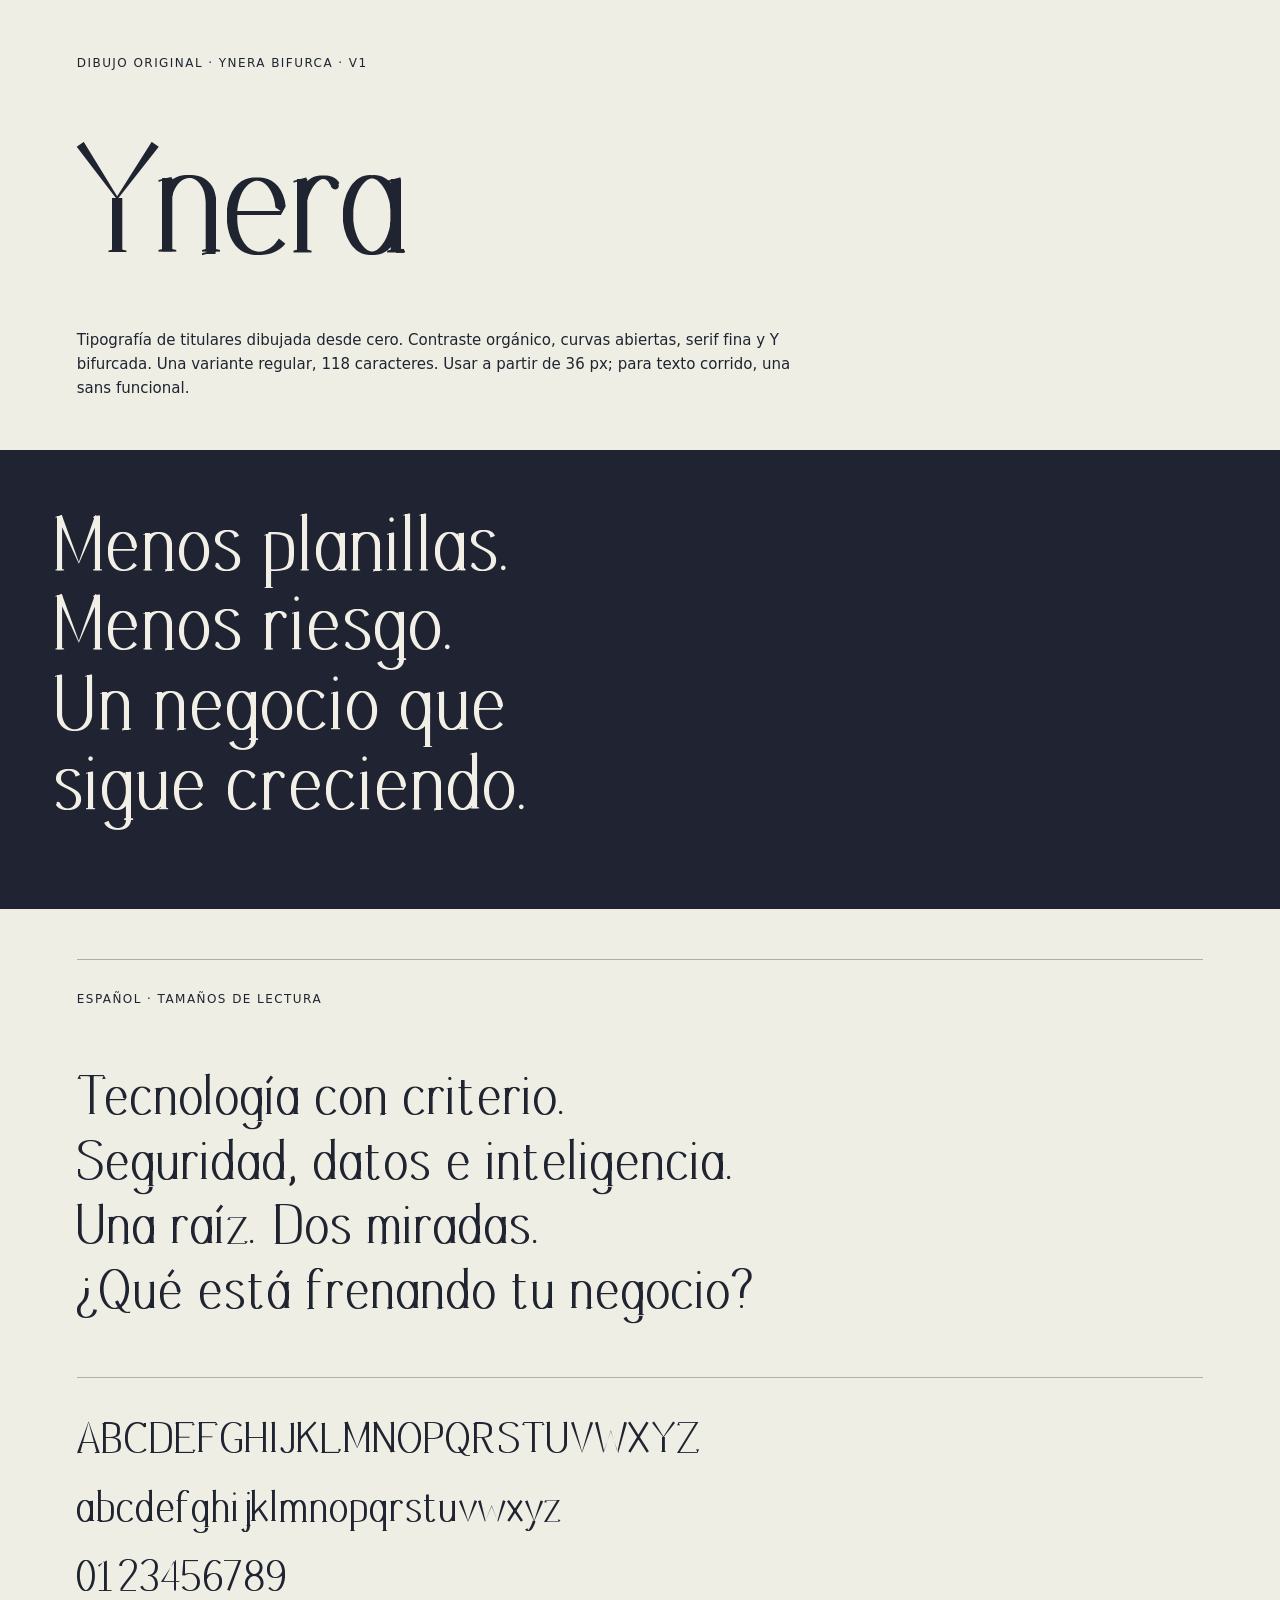
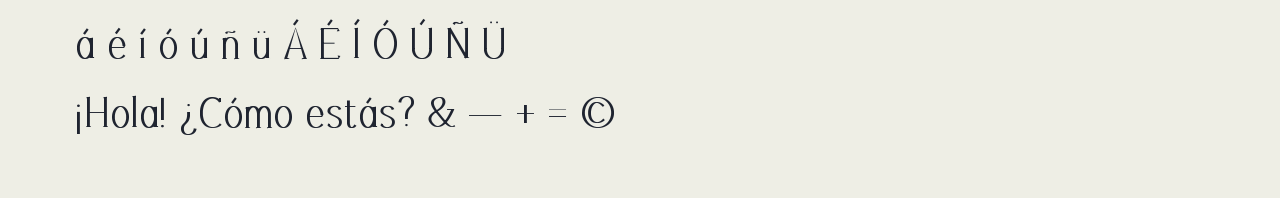
<file: design/specimen.html>
<!doctype html><html lang="es"><meta charset="utf-8"><meta name="viewport" content="width=device-width"><title>Ynera Bifurca — espécimen original</title><style>@font-face{font-family:Bifurca;src:url(../fonts/ynera-bifurca.woff2?v=2)}*{box-sizing:border-box}body{background:#eeeee5;color:#1f2430;margin:0;padding:50px 6vw;font:15px/1.6 system-ui}h1,h2,.letters,.display{font-family:Bifurca;font-weight:400}h1{font-size:clamp(70px,12vw,170px);line-height:1;margin:50px 0;letter-spacing:-.025em}h2{font-size:64px;line-height:1.05;margin:0 0 30px}.display{font-size:54px;line-height:1.2}.letters{font-size:43px;line-height:1.6;overflow-wrap:anywhere}.rule{border-top:1px solid #adb0a5;padding-top:26px;margin-top:40px}small{font-size:12px;letter-spacing:.12em;text-transform:uppercase}.hero{background:#202432;color:#f2efe6;padding:55px;margin:50px -6vw}.hero h2{max-width:650px;font-size:76px}.note{max-width:50em}</style><small>Dibujo original · Ynera Bifurca · v1</small><h1>Ynera</h1><p class="note">Tipografía de titulares dibujada desde cero. Contraste orgánico, curvas abiertas, serif fina y Y bifurcada. Una variante regular, 118 caracteres. Usar a partir de 36 px; para texto corrido, una sans funcional.</p><div class="hero"><h2>Menos planillas.<br>Menos riesgo.<br>Un negocio que<br>sigue creciendo.</h2></div><div class="rule"><small>Español · tamaños de lectura</small><p class="display">Tecnología con criterio.<br>Seguridad, datos e inteligencia.<br>Una raíz. Dos miradas.<br>¿Qué está frenando tu negocio?</p></div><div class="rule letters">ABCDEFGHIJKLMNOPQRSTUVWXYZ<br>abcdefghijklmnopqrstuvwxyz<br>0123456789<br>á é í ó ú ñ ü Á É Í Ó Ú Ñ Ü<br>¡Hola! ¿Cómo estás? &amp; — + = ©</div></html>
</file>
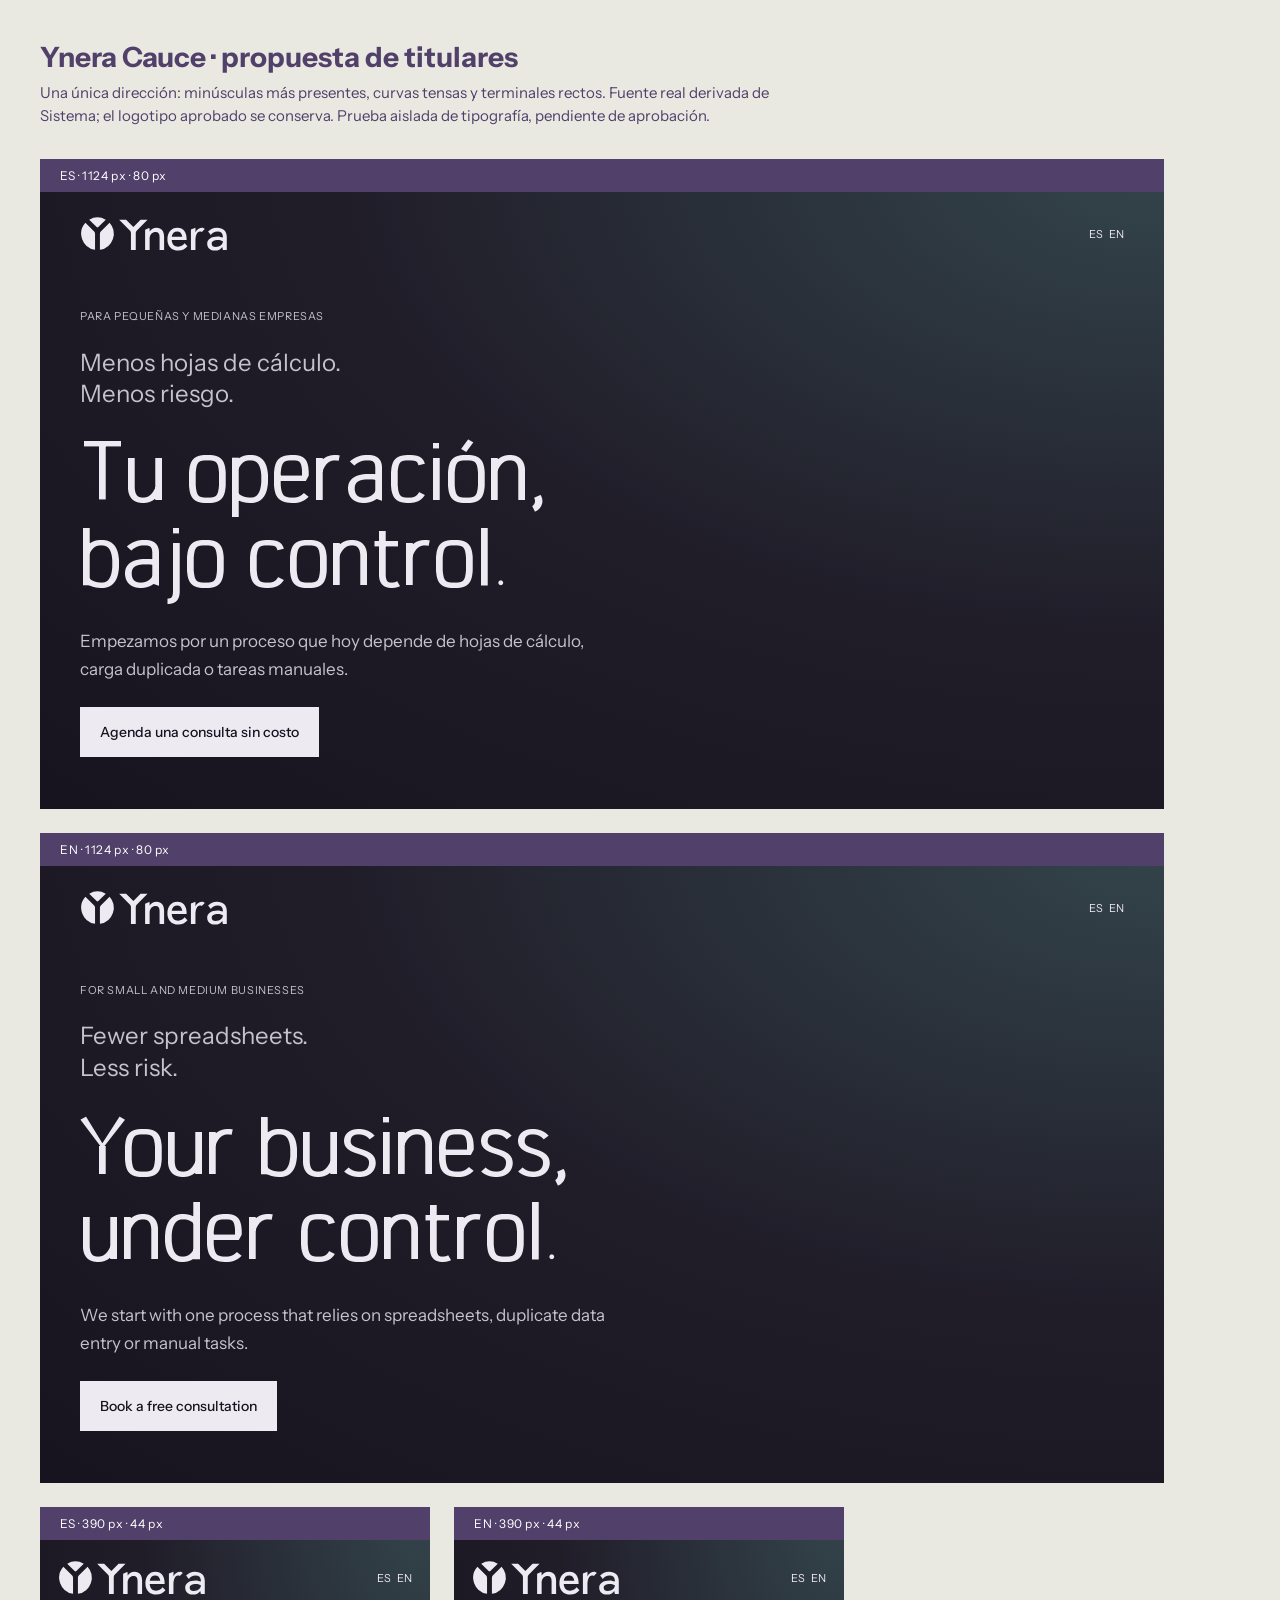
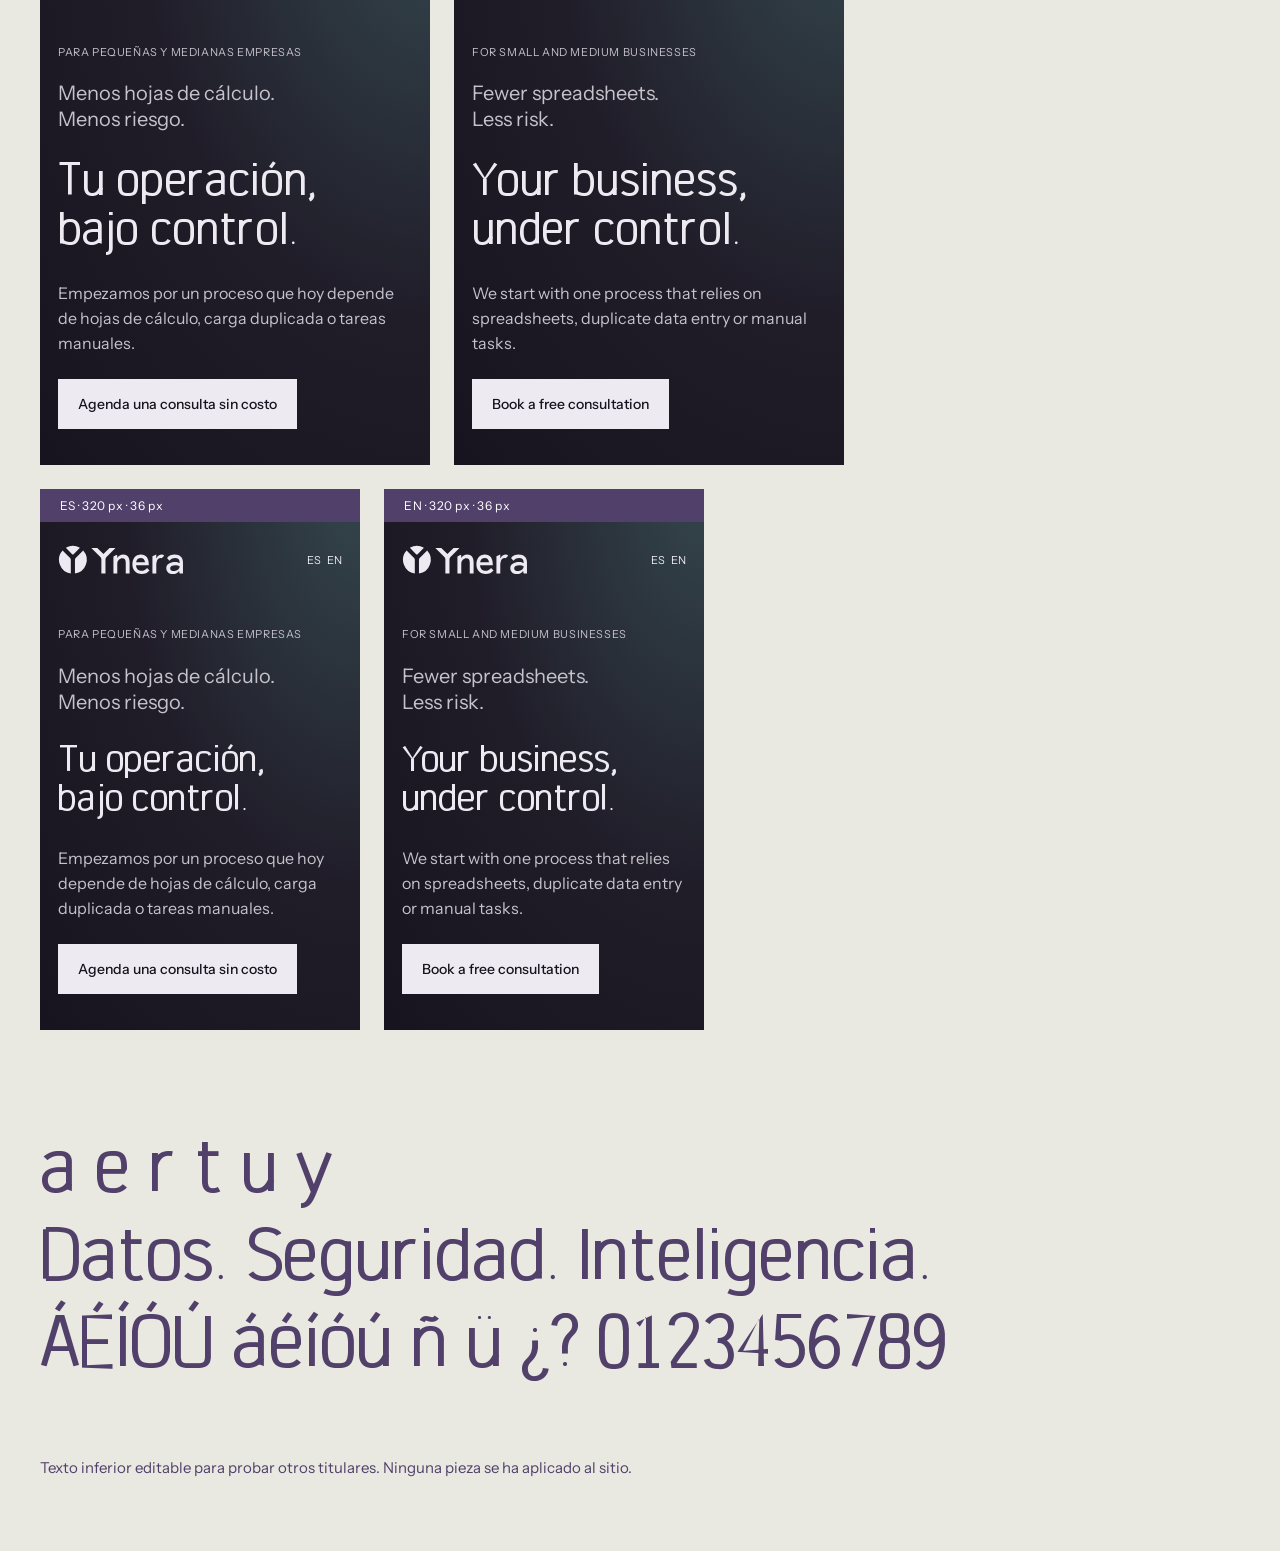
<file: design/propuestas/2026-10-05-cauce/specimen.html>
<!doctype html><html lang="es"><meta charset="utf-8"><meta name="viewport" content="width=device-width,initial-scale=1"><title>Ynera Cauce — propuesta Astra</title><style>@font-face{font-family:Cauce;src:url([data-uri]) format('woff2');font-weight:400}@font-face{font-family:Instrument;src:url([data-uri]) format('truetype');font-weight:400 700}*{box-sizing:border-box}body{margin:0;padding:40px;background:#e9e8e1;color:#51406a;font-family:Instrument,Arial,sans-serif}.sheet-title{font-size:28px;margin:0 0 8px}.note{max-width:760px;font-size:15px;line-height:1.5;margin:0 0 32px}.frame{background:radial-gradient(ellipse at 100% 0%,#34454b 0%,#201d29 52%,#17131f 100%);color:#eeeaf2;position:relative;flex:none;margin-bottom:24px;overflow:hidden}.tag{padding:9px 20px;background:#51406a;color:#fff;font-size:12px;letter-spacing:.05em}header{display:flex;justify-content:space-between;align-items:center;padding:24px 40px}header small{font-size:11px}.content{padding:32px 40px 52px}.audience{font-size:11px;letter-spacing:.055em;line-height:1.5;color:#c6c2cb}.intro{font-size:24px;line-height:1.3;margin:22px 0 22px;color:#c6c2cb}h1{font-family:Cauce;font-weight:400;font-size:80px;line-height:1.06;letter-spacing:0;margin:0 0 28px;font-synthesis:none}h1 span{display:block;white-space:nowrap}.body{font-size:17px;line-height:1.6;color:#c6c2cb;max-width:530px;margin:0 0 24px}button{font:500 14px Instrument;background:#eeeaf2;color:#17131f;border:0;padding:16px 20px}.w1124{width:1124px}.mobiles{display:flex;gap:24px;align-items:flex-start}.w390{width:390px}.w320{width:320px}.w390 header,.w320 header{padding:20px 18px}.w390 .content,.w320 .content{padding:28px 18px 36px}.w390 .intro,.w320 .intro{font-size:20px;margin:20px 0 24px}.w390 h1{font-size:44px;line-height:1.1}.w320 h1{font-size:36px;line-height:1.1}.w390 .body,.w320 .body{font-size:16px;line-height:1.55}.w320 header svg{width:126px}.glyphs{font:400 70px/1.25 Cauce;max-width:1124px;word-wrap:break-word}.sizes{font-family:Cauce}</style><h2 class="sheet-title">Ynera Cauce · propuesta de titulares</h2><p class="note">Una única dirección: minúsculas más presentes, curvas tensas y terminales rectos. Fuente real derivada de Sistema; el logotipo aprobado se conserva. Prueba aislada de tipografía, pendiente de aprobación.</p><section class="frame w1124" lang="es"><div class="tag">ES · 1124 px · 80 px</div><header><svg width="148" height="36" viewBox="-4 -4 491 118" aria-hidden="true" focusable="false"><g fill="currentColor" transform="translate(0 -4)"> <path d="M26.526 11.511 A54 54 0 0 1 81.474 11.511 L56.828 36.157 Q54 38.985 51.172 36.157 Z"/> <path d="M13.918 21.813 L43.072 50.967 Q45.9 53.795 45.9 57.795 V111.389 A54 54 0 0 1 13.918 21.813 Z"/> <path d="M94.082 21.813 L64.928 50.967 Q62.1 53.795 62.1 57.795 V111.389 A54 54 0 0 0 94.082 21.813 Z"/> </g><g fill="currentColor" fill-rule="evenodd"> <path d="M126 8 H149 L173 32 L197 8 H220 L184 44 Q181 47 181 52 V108 H165 V52 Q165 47 162 44 Z"/> <path d="M212 108 V41 L223 36 Q227 34 227 38 V47 C232 39 240 34 250 34 C267 34 275 46 275 64 V108 H260 V65 C260 53 256 48 247 48 C236 48 227 57 227 70 V108 Z"/> <path transform="translate(14.3 0) scale(.95 1)" d="M356 96 C348 105 338 110 324 110 C301 110 286 95 286 73 C286 50 299 34 321 34 C342 34 353 49 353 70 V75 H301 C302 89 310 97 324 97 C333 97 340 93 346 86 Z M301 64 H338 C336 53 330 47 320 47 C310 47 303 53 301 64 Z"/> <path transform="translate(-4 0)" d="M368 108 V40 L383 34 V49 C388 39 396 34 405 34 C408 34 411 35 414 38 L404 48 C402 47 401 47 398 47 C388 47 383 61 383 77 V108 Z"/> <path transform="translate(-9 0)" d="M430 47 C438 38 447 34 459 34 C481 34 492 46 492 65 V108 H479 L477 98 C472 106 464 110 453 110 C437 110 427 100 427 87 C427 72 441 63 462 63 C468 63 474 65 479 67 V64 C479 53 473 47 461 47 C451 47 444 52 439 58 Z M479 79 C473 76 468 75 463 75 C450 75 442 79 442 87 C442 94 447 98 455 98 C469 98 479 89 479 80 Z"/> </g></svg><small>ES &nbsp; EN</small></header><div class="content"><div class="audience">PARA PEQUEÑAS Y MEDIANAS EMPRESAS</div><p class="intro">Menos hojas de cálculo.<br>Menos riesgo.</p><h1><span>Tu operación,</span><span>bajo control.</span></h1><p class="body">Empezamos por un proceso que hoy depende de hojas de cálculo, carga duplicada o tareas manuales.</p><button>Agenda una consulta sin costo</button></div></section><section class="frame w1124" lang="en"><div class="tag">EN · 1124 px · 80 px</div><header><svg width="148" height="36" viewBox="-4 -4 491 118" aria-hidden="true" focusable="false"><g fill="currentColor" transform="translate(0 -4)"> <path d="M26.526 11.511 A54 54 0 0 1 81.474 11.511 L56.828 36.157 Q54 38.985 51.172 36.157 Z"/> <path d="M13.918 21.813 L43.072 50.967 Q45.9 53.795 45.9 57.795 V111.389 A54 54 0 0 1 13.918 21.813 Z"/> <path d="M94.082 21.813 L64.928 50.967 Q62.1 53.795 62.1 57.795 V111.389 A54 54 0 0 0 94.082 21.813 Z"/> </g><g fill="currentColor" fill-rule="evenodd"> <path d="M126 8 H149 L173 32 L197 8 H220 L184 44 Q181 47 181 52 V108 H165 V52 Q165 47 162 44 Z"/> <path d="M212 108 V41 L223 36 Q227 34 227 38 V47 C232 39 240 34 250 34 C267 34 275 46 275 64 V108 H260 V65 C260 53 256 48 247 48 C236 48 227 57 227 70 V108 Z"/> <path transform="translate(14.3 0) scale(.95 1)" d="M356 96 C348 105 338 110 324 110 C301 110 286 95 286 73 C286 50 299 34 321 34 C342 34 353 49 353 70 V75 H301 C302 89 310 97 324 97 C333 97 340 93 346 86 Z M301 64 H338 C336 53 330 47 320 47 C310 47 303 53 301 64 Z"/> <path transform="translate(-4 0)" d="M368 108 V40 L383 34 V49 C388 39 396 34 405 34 C408 34 411 35 414 38 L404 48 C402 47 401 47 398 47 C388 47 383 61 383 77 V108 Z"/> <path transform="translate(-9 0)" d="M430 47 C438 38 447 34 459 34 C481 34 492 46 492 65 V108 H479 L477 98 C472 106 464 110 453 110 C437 110 427 100 427 87 C427 72 441 63 462 63 C468 63 474 65 479 67 V64 C479 53 473 47 461 47 C451 47 444 52 439 58 Z M479 79 C473 76 468 75 463 75 C450 75 442 79 442 87 C442 94 447 98 455 98 C469 98 479 89 479 80 Z"/> </g></svg><small>ES &nbsp; EN</small></header><div class="content"><div class="audience">FOR SMALL AND MEDIUM BUSINESSES</div><p class="intro">Fewer spreadsheets.<br>Less risk.</p><h1><span>Your business,</span><span>under control.</span></h1><p class="body">We start with one process that relies on spreadsheets, duplicate data entry or manual tasks.</p><button>Book a free consultation</button></div></section><div class="mobiles"><section class="frame w390" lang="es"><div class="tag">ES · 390 px · 44 px</div><header><svg width="148" height="36" viewBox="-4 -4 491 118" aria-hidden="true" focusable="false"><g fill="currentColor" transform="translate(0 -4)"> <path d="M26.526 11.511 A54 54 0 0 1 81.474 11.511 L56.828 36.157 Q54 38.985 51.172 36.157 Z"/> <path d="M13.918 21.813 L43.072 50.967 Q45.9 53.795 45.9 57.795 V111.389 A54 54 0 0 1 13.918 21.813 Z"/> <path d="M94.082 21.813 L64.928 50.967 Q62.1 53.795 62.1 57.795 V111.389 A54 54 0 0 0 94.082 21.813 Z"/> </g><g fill="currentColor" fill-rule="evenodd"> <path d="M126 8 H149 L173 32 L197 8 H220 L184 44 Q181 47 181 52 V108 H165 V52 Q165 47 162 44 Z"/> <path d="M212 108 V41 L223 36 Q227 34 227 38 V47 C232 39 240 34 250 34 C267 34 275 46 275 64 V108 H260 V65 C260 53 256 48 247 48 C236 48 227 57 227 70 V108 Z"/> <path transform="translate(14.3 0) scale(.95 1)" d="M356 96 C348 105 338 110 324 110 C301 110 286 95 286 73 C286 50 299 34 321 34 C342 34 353 49 353 70 V75 H301 C302 89 310 97 324 97 C333 97 340 93 346 86 Z M301 64 H338 C336 53 330 47 320 47 C310 47 303 53 301 64 Z"/> <path transform="translate(-4 0)" d="M368 108 V40 L383 34 V49 C388 39 396 34 405 34 C408 34 411 35 414 38 L404 48 C402 47 401 47 398 47 C388 47 383 61 383 77 V108 Z"/> <path transform="translate(-9 0)" d="M430 47 C438 38 447 34 459 34 C481 34 492 46 492 65 V108 H479 L477 98 C472 106 464 110 453 110 C437 110 427 100 427 87 C427 72 441 63 462 63 C468 63 474 65 479 67 V64 C479 53 473 47 461 47 C451 47 444 52 439 58 Z M479 79 C473 76 468 75 463 75 C450 75 442 79 442 87 C442 94 447 98 455 98 C469 98 479 89 479 80 Z"/> </g></svg><small>ES &nbsp; EN</small></header><div class="content"><div class="audience">PARA PEQUEÑAS Y MEDIANAS EMPRESAS</div><p class="intro">Menos hojas de cálculo.<br>Menos riesgo.</p><h1><span>Tu operación,</span><span>bajo control.</span></h1><p class="body">Empezamos por un proceso que hoy depende de hojas de cálculo, carga duplicada o tareas manuales.</p><button>Agenda una consulta sin costo</button></div></section><section class="frame w390" lang="en"><div class="tag">EN · 390 px · 44 px</div><header><svg width="148" height="36" viewBox="-4 -4 491 118" aria-hidden="true" focusable="false"><g fill="currentColor" transform="translate(0 -4)"> <path d="M26.526 11.511 A54 54 0 0 1 81.474 11.511 L56.828 36.157 Q54 38.985 51.172 36.157 Z"/> <path d="M13.918 21.813 L43.072 50.967 Q45.9 53.795 45.9 57.795 V111.389 A54 54 0 0 1 13.918 21.813 Z"/> <path d="M94.082 21.813 L64.928 50.967 Q62.1 53.795 62.1 57.795 V111.389 A54 54 0 0 0 94.082 21.813 Z"/> </g><g fill="currentColor" fill-rule="evenodd"> <path d="M126 8 H149 L173 32 L197 8 H220 L184 44 Q181 47 181 52 V108 H165 V52 Q165 47 162 44 Z"/> <path d="M212 108 V41 L223 36 Q227 34 227 38 V47 C232 39 240 34 250 34 C267 34 275 46 275 64 V108 H260 V65 C260 53 256 48 247 48 C236 48 227 57 227 70 V108 Z"/> <path transform="translate(14.3 0) scale(.95 1)" d="M356 96 C348 105 338 110 324 110 C301 110 286 95 286 73 C286 50 299 34 321 34 C342 34 353 49 353 70 V75 H301 C302 89 310 97 324 97 C333 97 340 93 346 86 Z M301 64 H338 C336 53 330 47 320 47 C310 47 303 53 301 64 Z"/> <path transform="translate(-4 0)" d="M368 108 V40 L383 34 V49 C388 39 396 34 405 34 C408 34 411 35 414 38 L404 48 C402 47 401 47 398 47 C388 47 383 61 383 77 V108 Z"/> <path transform="translate(-9 0)" d="M430 47 C438 38 447 34 459 34 C481 34 492 46 492 65 V108 H479 L477 98 C472 106 464 110 453 110 C437 110 427 100 427 87 C427 72 441 63 462 63 C468 63 474 65 479 67 V64 C479 53 473 47 461 47 C451 47 444 52 439 58 Z M479 79 C473 76 468 75 463 75 C450 75 442 79 442 87 C442 94 447 98 455 98 C469 98 479 89 479 80 Z"/> </g></svg><small>ES &nbsp; EN</small></header><div class="content"><div class="audience">FOR SMALL AND MEDIUM BUSINESSES</div><p class="intro">Fewer spreadsheets.<br>Less risk.</p><h1><span>Your business,</span><span>under control.</span></h1><p class="body">We start with one process that relies on spreadsheets, duplicate data entry or manual tasks.</p><button>Book a free consultation</button></div></section></div><div class="mobiles"><section class="frame w320" lang="es"><div class="tag">ES · 320 px · 36 px</div><header><svg width="148" height="36" viewBox="-4 -4 491 118" aria-hidden="true" focusable="false"><g fill="currentColor" transform="translate(0 -4)"> <path d="M26.526 11.511 A54 54 0 0 1 81.474 11.511 L56.828 36.157 Q54 38.985 51.172 36.157 Z"/> <path d="M13.918 21.813 L43.072 50.967 Q45.9 53.795 45.9 57.795 V111.389 A54 54 0 0 1 13.918 21.813 Z"/> <path d="M94.082 21.813 L64.928 50.967 Q62.1 53.795 62.1 57.795 V111.389 A54 54 0 0 0 94.082 21.813 Z"/> </g><g fill="currentColor" fill-rule="evenodd"> <path d="M126 8 H149 L173 32 L197 8 H220 L184 44 Q181 47 181 52 V108 H165 V52 Q165 47 162 44 Z"/> <path d="M212 108 V41 L223 36 Q227 34 227 38 V47 C232 39 240 34 250 34 C267 34 275 46 275 64 V108 H260 V65 C260 53 256 48 247 48 C236 48 227 57 227 70 V108 Z"/> <path transform="translate(14.3 0) scale(.95 1)" d="M356 96 C348 105 338 110 324 110 C301 110 286 95 286 73 C286 50 299 34 321 34 C342 34 353 49 353 70 V75 H301 C302 89 310 97 324 97 C333 97 340 93 346 86 Z M301 64 H338 C336 53 330 47 320 47 C310 47 303 53 301 64 Z"/> <path transform="translate(-4 0)" d="M368 108 V40 L383 34 V49 C388 39 396 34 405 34 C408 34 411 35 414 38 L404 48 C402 47 401 47 398 47 C388 47 383 61 383 77 V108 Z"/> <path transform="translate(-9 0)" d="M430 47 C438 38 447 34 459 34 C481 34 492 46 492 65 V108 H479 L477 98 C472 106 464 110 453 110 C437 110 427 100 427 87 C427 72 441 63 462 63 C468 63 474 65 479 67 V64 C479 53 473 47 461 47 C451 47 444 52 439 58 Z M479 79 C473 76 468 75 463 75 C450 75 442 79 442 87 C442 94 447 98 455 98 C469 98 479 89 479 80 Z"/> </g></svg><small>ES &nbsp; EN</small></header><div class="content"><div class="audience">PARA PEQUEÑAS Y MEDIANAS EMPRESAS</div><p class="intro">Menos hojas de cálculo.<br>Menos riesgo.</p><h1><span>Tu operación,</span><span>bajo control.</span></h1><p class="body">Empezamos por un proceso que hoy depende de hojas de cálculo, carga duplicada o tareas manuales.</p><button>Agenda una consulta sin costo</button></div></section><section class="frame w320" lang="en"><div class="tag">EN · 320 px · 36 px</div><header><svg width="148" height="36" viewBox="-4 -4 491 118" aria-hidden="true" focusable="false"><g fill="currentColor" transform="translate(0 -4)"> <path d="M26.526 11.511 A54 54 0 0 1 81.474 11.511 L56.828 36.157 Q54 38.985 51.172 36.157 Z"/> <path d="M13.918 21.813 L43.072 50.967 Q45.9 53.795 45.9 57.795 V111.389 A54 54 0 0 1 13.918 21.813 Z"/> <path d="M94.082 21.813 L64.928 50.967 Q62.1 53.795 62.1 57.795 V111.389 A54 54 0 0 0 94.082 21.813 Z"/> </g><g fill="currentColor" fill-rule="evenodd"> <path d="M126 8 H149 L173 32 L197 8 H220 L184 44 Q181 47 181 52 V108 H165 V52 Q165 47 162 44 Z"/> <path d="M212 108 V41 L223 36 Q227 34 227 38 V47 C232 39 240 34 250 34 C267 34 275 46 275 64 V108 H260 V65 C260 53 256 48 247 48 C236 48 227 57 227 70 V108 Z"/> <path transform="translate(14.3 0) scale(.95 1)" d="M356 96 C348 105 338 110 324 110 C301 110 286 95 286 73 C286 50 299 34 321 34 C342 34 353 49 353 70 V75 H301 C302 89 310 97 324 97 C333 97 340 93 346 86 Z M301 64 H338 C336 53 330 47 320 47 C310 47 303 53 301 64 Z"/> <path transform="translate(-4 0)" d="M368 108 V40 L383 34 V49 C388 39 396 34 405 34 C408 34 411 35 414 38 L404 48 C402 47 401 47 398 47 C388 47 383 61 383 77 V108 Z"/> <path transform="translate(-9 0)" d="M430 47 C438 38 447 34 459 34 C481 34 492 46 492 65 V108 H479 L477 98 C472 106 464 110 453 110 C437 110 427 100 427 87 C427 72 441 63 462 63 C468 63 474 65 479 67 V64 C479 53 473 47 461 47 C451 47 444 52 439 58 Z M479 79 C473 76 468 75 463 75 C450 75 442 79 442 87 C442 94 447 98 455 98 C469 98 479 89 479 80 Z"/> </g></svg><small>ES &nbsp; EN</small></header><div class="content"><div class="audience">FOR SMALL AND MEDIUM BUSINESSES</div><p class="intro">Fewer spreadsheets.<br>Less risk.</p><h1><span>Your business,</span><span>under control.</span></h1><p class="body">We start with one process that relies on spreadsheets, duplicate data entry or manual tasks.</p><button>Book a free consultation</button></div></section></div><p class="glyphs" contenteditable="true">a e r t u y<br>Datos. Seguridad. Inteligencia.<br>ÁÉÍÓÚ áéíóú ñ ü ¿? 0123456789</p><p class="note">Texto inferior editable para probar otros titulares. Ninguna pieza se ha aplicado al sitio.</p></html>
</file>
<file: typography.css>
/* Ynera — contraste editorial / precisión funcional */
@font-face{font-family:"Instrument Sans";src:url("fonts/instrument-sans.woff2?v=1") format("woff2"),url("fonts/instrument-sans.ttf") format("truetype");font-weight:400 700;font-display:swap}
@font-face{font-family:"Ynera Bifurca";src:url("fonts/ynera-bifurca.woff2?v=2") format("woff2");font-weight:400;font-display:swap}
body{font-family:var(--f);line-height:1.6;word-spacing:normal;font-variant-numeric:lining-nums proportional-nums}
h1,h2{font-family:var(--display);font-weight:400;font-synthesis:none;letter-spacing:-.02em;word-spacing:normal;line-height:1.08}
h3{font-family:var(--f);font-weight:600;letter-spacing:-.035em}
.brand{font:400 32px/1 var(--display);letter-spacing:-.035em}
.nav-mid a{font:500 14px/1 var(--f);letter-spacing:.01em}
.btn{font:550 14px/1.2 var(--f);letter-spacing:0;padding:16px 21px}
.nav .btn{font-size:13px}
.chap.hero{max-width:780px}
.chap.hero .chap-card{gap:24px}
.chap .lede.hero-lede{font-size:17px;line-height:1.6;max-width:32em}
.micro{font-size:13px;line-height:1.55;max-width:40em}
.chap h2{font-size:clamp(38px,4vw,60px);max-width:11em}
.chap .lede.poem,.sec .lede.poem{font:400 clamp(20px,1.8vw,26px)/1.4 var(--f);letter-spacing:-.025em}
.did dt,.step-n,.col-h{font-size:12px;font-weight:600;letter-spacing:.075em;text-transform:uppercase}
.did dd{font-size:16px;line-height:1.55}
.ctx{font-size:15px;font-weight:500;line-height:1.5}
.case h3{font-family:var(--display);font-size:30px;font-weight:400}
.case .sector{font-style:normal;font-size:12px;letter-spacing:.045em}
.case .desc{font-size:15px;line-height:1.6}
.h2s{font-size:clamp(40px,4.5vw,68px);line-height:1.08}
.big{font-family:var(--display);font-weight:400;line-height:1.04}
.motto{font:400 clamp(30px,3vw,46px)/1.15 var(--display)}
summary{font-size:19px;font-weight:450;letter-spacing:-.025em}
.offer-hd strong{font-family:var(--display);font-size:34px;font-weight:400}
.fig i,.foot-sig .specimen{font-family:var(--display);font-style:normal}
.fig span{font-size:12px;letter-spacing:.04em}
.foot-links a,.foot-meta a{font-size:14px}
@media(max-width:980px){
 .hero-title{font-size:clamp(38px,10.3vw,68px);line-height:1.1;letter-spacing:-.025em}
 .hero-title .ln:nth-child(-n+2){font-size:20px;line-height:1.3}
 .hero-title .ln:nth-child(2){margin-bottom:20px}
 .chap.hero .chap-card{gap:20px}
 .chap.hero .hero-lede{font-size:16px;line-height:1.6}
 .chap.hero .cta-row .btn{font-size:13px;padding:14px 15px}
 .chap h2{font-size:39px}
 .micro{font-size:12px}
}
@media(max-width:400px){.hero-title{font-size:40px}.btn{max-width:100%;white-space:normal}.brand{font-size:28px}}

@media(max-width:350px){.hero-title{font-size:36px}.chap h2{font-size:36px}}

/* Promesa concreta y evidencia accesible desde la primera pantalla. */
.hero-proof{display:flex;align-items:center;gap:24px;padding-top:18px;border-top:1px solid rgb(234 232 238/.2);max-width:550px;font-size:12px;line-height:1.6;color:var(--luz-2)}
.hero-proof a{color:var(--luz);text-decoration:none;font-size:13px;white-space:nowrap}
.hero-proof a:hover{text-decoration:underline;text-underline-offset:5px}
.hero-proof a span{opacity:.5;margin-inline:5px}
.cta-row .btn-line{gap:14px}
#bosque{max-width:1240px;gap:20px;padding-block:120px 80px}
#bosque h2{max-width:15em;font-size:clamp(44px,4.8vw,70px)}
#bosque .lede{max-width:39em}
#bosque::before{background:rgb(23 19 31/.88);mask-image:none;-webkit-mask-image:none}
#bosque .forest{display:grid;grid-template-columns:repeat(3,minmax(0,1fr));gap:28px;margin-block:18px 12px;width:100%}
#bosque .case{display:flex;flex-direction:column;align-items:flex-start;gap:10px;min-width:0}
.product-space{aspect-ratio:16/10;width:100%;border:1px solid rgb(234 232 238/.24);background:rgb(234 232 238/.045);display:flex;flex-direction:column;align-items:center;justify-content:center;gap:12px;color:var(--luz-2);margin-bottom:12px}
.product-space span{font:400 32px/1 var(--display);opacity:.7}
.product-space small{font:400 10px/1.2 var(--f);letter-spacing:.12em;text-transform:uppercase;opacity:.65}
#bosque .case h3{font-size:36px;line-height:1.15;margin:0}
#bosque .case .sector{font-size:11px;letter-spacing:.09em;text-transform:uppercase;line-height:1.4}
#bosque .case .res{font-size:18px;line-height:1.45;margin-top:6px;max-width:24em}
#bosque .case .desc{font-size:14px;line-height:1.6;max-width:30em}
@media(max-width:980px){
 .hero-proof{gap:12px;align-items:flex-start;flex-direction:column;font-size:12px;padding-top:16px}
 #bosque{padding-top:35svh;padding-bottom:40px}
 #bosque .forest{grid-template-columns:1fr;gap:38px}
 #bosque h2{font-size:40px}
 #bosque .chap-card{padding-top:36px}
 .product-space{max-width:560px}
}

.nav-actions{display:flex;align-items:center;gap:22px}
.language-switch{display:flex;align-items:center;gap:10px;font:500 11px/1 var(--f);letter-spacing:.06em}
.language-switch a{text-decoration:none;opacity:.55;padding-block:10px}
.language-switch a:hover{opacity:1}
.language-switch [aria-current]{opacity:1;border-bottom:1px solid currentColor;padding-block:10px}
.nav-mid{gap:24px}
.hero-proof{align-items:flex-start;gap:20px;max-width:600px}
.hero-proof p{font-size:12px}
.remote-intro{margin-bottom:32px}
@media(max-width:640px){.nav-actions{gap:14px}.nav .btn{padding:11px 12px;font-size:12px}.language-switch{gap:8px;font-size:10px}.nav-in{gap:10px}.brand{font-size:29px}.hero-proof{gap:10px}}

.audience{font:500 11px/1.5 var(--f);letter-spacing:.065em;text-transform:uppercase;color:var(--luz-2);max-width:42em}

/* The reading plane stays dark in every light condition. */
.plate,.no-webgl .plate{background:radial-gradient(60% 50% at 70% 45%,var(--scene-fallback,#2a2040),var(--tinta))}
html[data-scene] .plate::after{background:linear-gradient(90deg,rgb(23 19 31/.94) 0,rgb(23 19 31/.86) 40%,rgb(23 19 31/.24) 65%),linear-gradient(0deg,rgb(23 19 31/.65),rgb(23 19 31/0) 28%)}
@media(max-width:980px){html[data-scene="day"] .plate::after,html[data-scene="dusk"] .plate::after{background:linear-gradient(180deg,rgb(23 19 31/.08) 15%,rgb(23 19 31/.72) 30%,rgb(23 19 31/.95) 65%)}}

/* One quiet entrance for the promise; no persistent motion. */
.hero-title .ln:nth-child(n+3)>span{display:block;animation:hero-promise-in .6s cubic-bezier(.22,1,.36,1) both;animation-delay:.12s}
.hero-title .ln:nth-child(4)>span{animation-delay:.27s}
@keyframes hero-promise-in{from{opacity:0;transform:translateY(7px)}to{opacity:1;transform:translateY(0)}}
.chap.hero .btn-line>span[aria-hidden]{display:inline-block;transition:transform .2s ease}
.chap.hero .btn-line:focus-visible>span[aria-hidden]{transform:translateX(3px)}
@media(hover:hover) and (pointer:fine){.chap.hero .btn-line:hover>span[aria-hidden]{transform:translateX(3px)}}
@media(prefers-reduced-motion:reduce){.hero-title .ln:nth-child(n+3)>span{animation:none;opacity:1;transform:none}.chap.hero .btn-line>span[aria-hidden]{transition:none;transform:none!important}}

#bosque .forest{grid-template-columns:repeat(2,minmax(0,1fr))}
.case-status{font:500 12px/1.5 var(--f);color:var(--luz-2);padding:6px 10px;border:1px solid rgb(234 232 238/.2)}
@media(max-width:980px){#bosque .forest{grid-template-columns:1fr}}

/* Clear, restrained typography. The drawn face is reserved for the wordmark. */
h1,h2{font-family:var(--f);font-weight:550;letter-spacing:-.045em;line-height:1.1}
.hero-title{font-family:var(--f);font-size:clamp(48px,6.1vw,86px);font-weight:550;letter-spacing:-.035em;line-height:1.06}
.hero-title .ln:nth-child(-n+2){font-weight:400;font-size:clamp(21px,2.1vw,28px);letter-spacing:-.025em;line-height:1.3;color:var(--luz-2)}
.hero-title .ln:nth-child(2){margin-bottom:24px}
.hero-title .ln:nth-child(n+3)>span{font-weight:550}
.chap h2,.h2s,#bosque h2{letter-spacing:-.045em;line-height:1.12}
.case h3,#bosque .case h3{font-family:var(--f);font-weight:550;font-size:32px;letter-spacing:-.035em}
.big{font-family:var(--f);font-weight:550;letter-spacing:-.045em;line-height:1.1}
.motto{font-family:var(--f);font-weight:450;letter-spacing:-.025em;line-height:1.25}
.offer-hd strong{font-family:var(--f);font-weight:550;font-size:30px;letter-spacing:-.035em}
.product-space span{font-family:var(--f);font-size:28px;letter-spacing:-.03em}
@media(max-width:980px){.hero-title{font-size:clamp(42px,10.4vw,68px);line-height:1.08}.hero-title .ln:nth-child(-n+2){font-size:20px}.hero-title .ln:nth-child(2){margin-bottom:22px}.chap h2,#bosque h2{font-size:38px}}
@media(max-width:400px){.hero-title{font-size:40px}.chap h2,#bosque h2{font-size:36px}}
@media(max-width:350px){.hero-title{font-size:36px}}

/* Ynera Cauce: approved headline direction; body copy retains Instrument Sans. */
@font-face{font-family:"Ynera Cauce";src:url("fonts/ynera-cauce.woff2?v=1") format("woff2");font-weight:400;font-display:swap}
/* Ynera Rama: display face drawn from the logo lettering (9 Oct 2026). Cauce stays above for a one-line revert. */
@font-face{font-family:"Ynera Rama";src:url("fonts/ynera-rama.woff2?v=1") format("woff2");font-weight:400;font-display:swap}
h1,h2,.case h3,#bosque .case h3,.big,.offer-hd strong{font-family:"Ynera Rama",var(--f);font-weight:400;font-synthesis:none;letter-spacing:-.012em}
.hero-title{font-family:"Ynera Rama",var(--f);font-size:clamp(50px,6.6vw,92px);line-height:1.08;letter-spacing:-.015em}
.hero-title .ln:nth-child(-n+2){font-family:var(--f);font-weight:400}
.hero-title .ln:nth-child(n+3)>span{font-weight:400}
.chap h2,.h2s,#bosque h2{letter-spacing:-.012em;line-height:1.16}
.case h3,#bosque .case h3{font-size:36px;line-height:1.2}
.offer-hd strong{font-size:36px}
@media(max-width:980px){.hero-title{font-size:clamp(42px,10.4vw,68px);line-height:1.13}.chap h2,#bosque h2{font-size:38px}}
@media(max-width:400px){.hero-title{font-size:40px}.chap h2,#bosque h2{font-size:36px}}
@media(max-width:350px){.hero-title{font-size:36px}}

/* Put real project context beside the first offer. */
.hero-proof{display:grid;gap:12px;max-width:600px}
.project-brief{display:grid;grid-template-columns:1fr 1fr;gap:20px}
.project-brief a{white-space:normal;font-size:12px;line-height:1.5}
.project-brief strong{display:block;font-weight:600;font-size:13px}
.hero-proof .project-brief a span{display:block;opacity:1;margin:3px 0 0;color:var(--luz-2)}
.product-space[hidden]{display:none}
#bosque .forest{gap:40px;margin-block:14px 22px}
#bosque .case{padding-top:20px;border-top:1px solid rgb(234 232 238/.24)}
.consult-scope{grid-column:1/-1;font-size:14px;color:var(--gris);margin-top:24px;max-width:60em}
@media(max-width:640px){.project-brief{grid-template-columns:1fr;gap:10px}.chap.hero .chap-card{gap:18px}}

/* Shorter buying journey; the original hero scene keeps its visual detail. */
.chap:not(.hero){min-height:75svh;padding-block:88px 48px}
.sec{padding-block:64px 48px}
#bosque{padding-block:88px 56px}
.fork-y{height:64px;margin-top:20px}
.fork-col ul{gap:10px}
.duo{margin-top:32px;gap:28px}
#proceso .h2s{margin-bottom:24px}
.remote-intro{margin-bottom:24px}
.faq-side{gap:16px}
.close .big{font-size:clamp(40px,5.8vw,78px)}
.close .contact-pending{margin-top:28px;color:var(--gris);font-size:15px}
@media(max-width:980px){
 .chap:not(.hero){padding-block:18svh 32px;min-height:70svh}
 #bosque{padding-block:18svh 40px}
 .chap:not(.hero) .chap-card{padding-top:28px;gap:16px}
 .chap:not(.hero)::before{background:linear-gradient(180deg,rgb(23 19 31/0),rgb(23 19 31/.6) 25%,rgb(23 19 31/.8) 100%)}
 .fork-y{height:40px;margin-top:16px}
 .duo{grid-template-columns:1fr 1fr;gap:24px}
 .duo-y{display:none}
 .person{padding-top:0}
 .duo .person.r{padding-top:0}
 .person h3{font-size:30px}
 .person .role{font-size:16px}
}
@media(max-width:480px){.duo{grid-template-columns:1fr;gap:24px}.sec{padding-block:48px 40px}}

/* Paper, shadow and a darker working plane give the shorter journey depth. */
#para-quien{background:radial-gradient(ellipse at 12% 12%,rgb(98 124 84/.13),transparent 65%),var(--papel)}
#dupla{background:linear-gradient(130deg,#d8ded2,var(--papel) 70%);border-top:1px solid rgb(23 19 31/.12)}
#dupla{padding-top:calc(var(--navh,74px) + 32px)}
#dupla .duo{align-items:stretch;grid-auto-rows:1fr}
#dupla .duo-y{align-self:start}
#dupla .person{text-align:left;justify-items:start;padding:24px 22px;background:rgb(255 255 255/.3);border-top:2px solid var(--c);box-shadow:0 10px 24px -18px rgb(23 19 31/.18)}
#dupla .duo-y{filter:drop-shadow(0 12px 10px rgb(23 19 31/.12))}
#proceso{background:radial-gradient(ellipse at 100% 100%,rgb(53 39 65/.38),transparent 65%),radial-gradient(ellipse at var(--beam-x,35%) 20%,rgb(141 157 145/.10),transparent 60%),linear-gradient(135deg,#252e2a,#18211e);color:#f1f0e9;border-top:1px solid rgb(255 255 255/.16)}
#proceso .remote-intro,#proceso .step p,#proceso .step-n,#proceso .car-ind{color:#ced2cc}
#proceso .car-ind b{color:#f1f0e9}
#proceso .node{background:#d9be85;box-shadow:inset 0 0 0 1.5px #d9be85}
#proceso .grow,#proceso .car-ind i::after{background:#d9be85}
#proceso .steps::before,#proceso .step::after,#proceso .car-ind i{background:rgb(241 240 233/.22)}
html.js #proceso .steps:not(.done) .step:not(.on) .node{background:#252e2a}
.car-controls{display:none;gap:12px;margin-top:20px}
html.motion .car-controls{display:flex}
.car-arrow{width:46px;height:46px;border:1px solid rgb(241 240 233/.45);background:transparent;color:#f1f0e9;font:400 24px/1 var(--f);cursor:pointer;transition:background .2s,transform .2s}
.car-arrow:hover{background:rgb(241 240 233/.1);transform:translateY(-2px)}
.car-arrow:focus-visible{outline-color:#f1f0e9}
#faq{background:var(--papel);border-top:1px solid var(--linea)}
#contacto{background:linear-gradient(125deg,#d1dac9,var(--papel) 85%);border-top:1px solid rgb(23 19 31/.18);box-shadow:0 -18px 34px -28px rgb(23 19 31/.45)}
html.motion .sec.slide .sec-edge::before,#para-quien .sec-edge::before{height:16px;background:linear-gradient(0deg,rgb(23 19 31/.10),transparent)}
.volume-reveal{opacity:0;transform:translateY(22px);transition:opacity .65s var(--ease) var(--reveal-delay,0s),transform .65s var(--ease) var(--reveal-delay,0s)}
.volume-reveal.volume-in{opacity:1;transform:none}
@media(min-width:600px) and (max-width:980px){
 html.motion.carousel #proceso .car-track{display:flex;width:max-content}
 html.motion.carousel #proceso .steps{display:grid;grid-template-columns:repeat(4,72vw);overflow:visible;scroll-snap-type:none;margin:0;padding:0;gap:32px;mask-image:none;-webkit-mask-image:none}
 html.motion.carousel #proceso .step{padding-top:40px;padding-right:20px}
 html.motion.carousel #proceso .step h3{font-size:clamp(38px,5vw,48px)}
 html.motion.carousel #proceso .steps::before{display:block;left:5px;right:0;top:5px;bottom:auto;width:auto;height:1.5px}
 html.motion.carousel #proceso .grow{display:block;left:5px;right:0;top:5px;bottom:auto;width:auto;height:1.5px}
 html.motion.carousel #proceso .step::after{display:none}
}
@media(prefers-reduced-motion:reduce){.volume-reveal{opacity:1;transform:none;transition:none}.car-arrow:hover{transform:none}}

/* Travel through shallow scenes; stop square to the reader at every stage. */
html.motion.carousel #proceso .car-view{perspective:1100px;perspective-origin:25% 45%;mask-image:none;-webkit-mask-image:none;overflow:clip;padding-block:24px 28px;margin-block:-24px -28px}
html.motion.carousel #proceso .car-track,html.motion.carousel #proceso .steps{transform-style:preserve-3d}
html.motion.carousel #proceso .step{transform-style:preserve-3d;transform-origin:15% 50%;backface-visibility:hidden}
html.motion.carousel #proceso .step>h3{transform:translateZ(24px);text-shadow:0 5px 18px rgb(0 0 0/.16)}
html.motion.carousel #proceso .step>p{transform:translateZ(12px)}
html.motion.carousel #proceso .step>.step-n{transform:translateZ(4px)}
@media(prefers-reduced-motion:reduce){#proceso .step,#proceso .step>h3,#proceso .step>p,#proceso .step>.step-n{transform:none!important;opacity:1!important}}

/* Commercial commitments travel with the existing service chapters. */
.story-commitment{border-left:2px solid var(--leaf);padding-left:14px;margin-block:20px 4px;max-width:32em;color:var(--luz);font-size:16px;font-weight:550;line-height:1.45}
#raices .story-commitment{border-color:var(--root)}
#corteza .story-commitment{border-color:var(--bark)}
@media(max-width:980px){.story-commitment{margin-block:4px;font-size:15px}}

/* Ynera D: symbol and full name in the header; light ink on the scene, violet on paper. */
.brand{display:inline-flex;align-items:center;flex-shrink:0;color:inherit;line-height:1}
.brand-wordmark{display:block;width:148px;height:auto}
html.on-paper .brand{color:#51406A}
@media(max-width:640px){.brand-wordmark{width:126px}}
@media(max-width:360px){.brand-wordmark{width:100px}}

/* Complete brand signatures; keep the scene caption smaller than the header. */
.footer-brand{display:block;width:190px;max-width:100%;height:auto;margin-bottom:12px}
.scene-wordmark{display:block;width:100px;height:auto}
/* Reveal the mobile tree above a dedicated reading plane in every time palette. */
@media(max-width:980px){
 html[data-scene] .plate::after{background:linear-gradient(180deg,rgb(23 19 31/0) 0%,rgb(23 19 31/.02) 27%,rgb(23 19 31/.84) 39%,rgb(23 19 31/.96) 60%)}
 .chap.hero{padding-top:32svh}
 .chap.hero .audience{color:var(--luz)}
}

/* Keep the full lockup, language selector and consultation visible at 320 px. */
@media(max-width:360px){.nav-actions{gap:8px}.nav .btn{padding:11px 9px;font-size:11px}.language-switch{gap:6px}}

/* Mobile readers must reach the evidence before the hero fades away. */
@media(max-width:980px){.chap.hero .chap-card{opacity:1;transform:none}}

/* Equal edges for stacked hero actions; retain their primary/secondary styles. */
@media(max-width:480px){.chap.hero .cta-row{display:grid;grid-template-columns:minmax(0,1fr);width:max-content;max-width:100%}.chap.hero .cta-row .btn{justify-content:center;text-align:center;min-width:0}}

/* Ynera Rama también en nombres, pasos y rótulos: una sola voz de marca. Las mayúsculas espaciadas se retiran. */
.person h3,#proceso .step h3,.fork-hd{font-family:"Ynera Rama",var(--f);font-weight:400;font-synthesis:none;letter-spacing:-.01em}
.did dt,.step-n,.col-h{font-family:"Ynera Rama",var(--f);font-size:16px;font-weight:400;font-synthesis:none;letter-spacing:.005em;text-transform:none}
.audience{font:500 14px/1.5 var(--f);letter-spacing:0;text-transform:none}
#bosque .case .sector{font-size:13px;letter-spacing:.01em;text-transform:none}
.kicker b{letter-spacing:.005em}

/* Móvil: el árbol queda siempre a la vista en una ventana superior y el texto pasa por debajo.
   Antes el texto y sus velos tapaban la escena durante casi todo el recorrido. */
@media (max-width:980px){
  .story{--win:31%;--fade:41%}
  .plate{z-index:2;pointer-events:none;-webkit-mask-image:linear-gradient(180deg,#000 0,#000 var(--win),rgb(0 0 0/.14) var(--fade),rgb(0 0 0/.14) 100%);mask-image:linear-gradient(180deg,#000 0,#000 var(--win),rgb(0 0 0/.14) var(--fade),rgb(0 0 0/.14) 100%)}
  .plate::after{background:none}
  .chap.hero{padding-block:39svh 16px}
  .chap:not(.hero){padding-top:40svh;min-height:0}
  .chap:not(.hero)::before{background:none}
  .chap-card{background:none;padding:0 18px 26px;text-shadow:none}
}
@media (max-width:980px) and (max-height:620px){
  .story{--win:26%;--fade:36%}
  .chap.hero{padding-block:34svh 16px}
  .chap.hero .hero-lede{font-size:16px}
}
@media (max-width:360px){
  .mbar .btn{font-size:14px;padding:13px 10px}
}

/* Proceso cinematográfico: sólo cuando lower-motion.js añade .cine (nunca con movimiento reducido). */
#proceso.cine{overflow:clip}
#proceso.cine>.wrap{position:relative;z-index:1}
#proceso.cine::before{content:"";position:absolute;inset:-12% -35%;pointer-events:none;background:radial-gradient(34% 52% at 28% 32%,rgb(126 170 138/.17),transparent 70%),radial-gradient(26% 42% at 72% 72%,rgb(217 190 133/.11),transparent 70%),radial-gradient(18% 30% at 55% 12%,rgb(141 120 190/.10),transparent 70%);translate:calc(var(--p,0) * -20%) 0;animation:proc-drift 14s ease-in-out infinite alternate}
@keyframes proc-drift{from{transform:translate3d(-2%,-2%,0) scale(1)}to{transform:translate3d(3%,3%,0) scale(1.08)}}
#proceso.cine .steps{counter-reset:paso}
#proceso.cine .step{counter-increment:paso}
#proceso.cine .step:nth-child(2){--i:0}#proceso.cine .step:nth-child(3){--i:1}#proceso.cine .step:nth-child(4){--i:2}#proceso.cine .step:nth-child(5){--i:3}
#proceso.cine .step::before{content:counter(paso);position:absolute;z-index:-1;right:4%;top:-.1em;font:400 clamp(190px,25vw,360px)/1 "Ynera Rama",var(--f);color:transparent;-webkit-text-stroke:1.5px rgb(241 240 233/.13);pointer-events:none;translate:calc((var(--p,0) * 3 - var(--i,0)) * -90px) 0;opacity:.55;transition:opacity .7s var(--ease),-webkit-text-stroke-color .7s var(--ease)}
#proceso.cine .step.now::before{opacity:1;-webkit-text-stroke-color:rgb(217 190 133/.42)}
#proceso.cine .steps .step>h3,#proceso.cine .steps .step>p,#proceso.cine .steps .step>.step-n{transition:transform .8s var(--ease),opacity .8s var(--ease),letter-spacing .8s var(--ease)}
#proceso.cine .steps .step:not(.take)>.step-n{opacity:.45}
#proceso.cine .steps .step:not(.take)>h3{transform:translate3d(0,30px,24px);letter-spacing:.025em}
#proceso.cine .steps .step:not(.take)>p{opacity:0;transform:translate3d(0,26px,12px)}
#proceso.cine .steps .step.take>h3{transition-delay:.1s}
#proceso.cine .steps .step.take>p{transition-delay:.26s}
.car-light{position:absolute;left:0;top:5px;width:0;height:0;margin:0;padding:0;list-style:none;pointer-events:none;opacity:0;transition:opacity .6s}
.car-light.lit{opacity:1}
.car-light::before{content:"";position:absolute;left:-110px;top:-110px;width:220px;height:220px;background:radial-gradient(circle,rgb(255 230 170/.5),rgb(217 190 133/.16) 28%,transparent 62%);mix-blend-mode:screen}
.car-light::after{content:"";position:absolute;right:0;top:-1px;width:190px;height:3px;border-radius:3px;background:linear-gradient(90deg,transparent,#ffe9b8);box-shadow:0 0 12px rgb(255 226 160/.7)}
@media(max-width:599px){#proceso.cine .step::before{font-size:170px;right:8%;top:.1em}}
</file>
